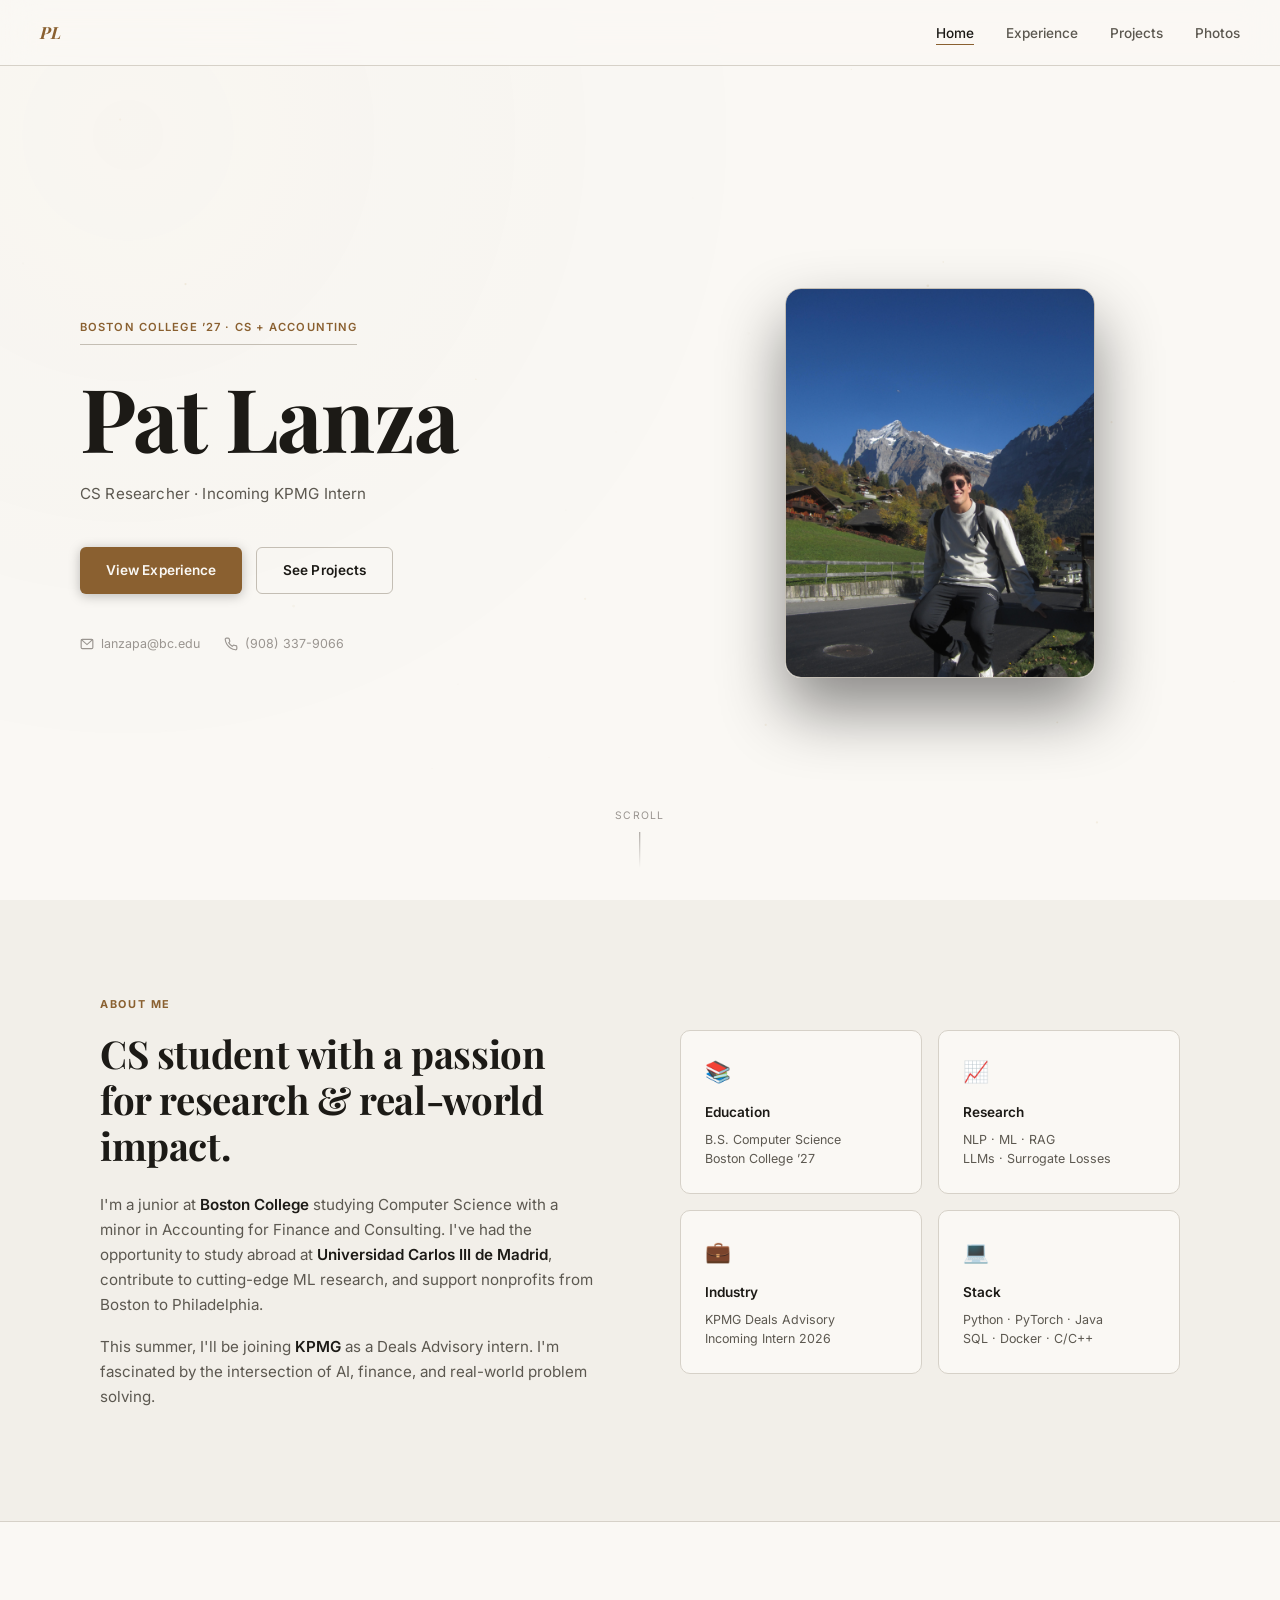
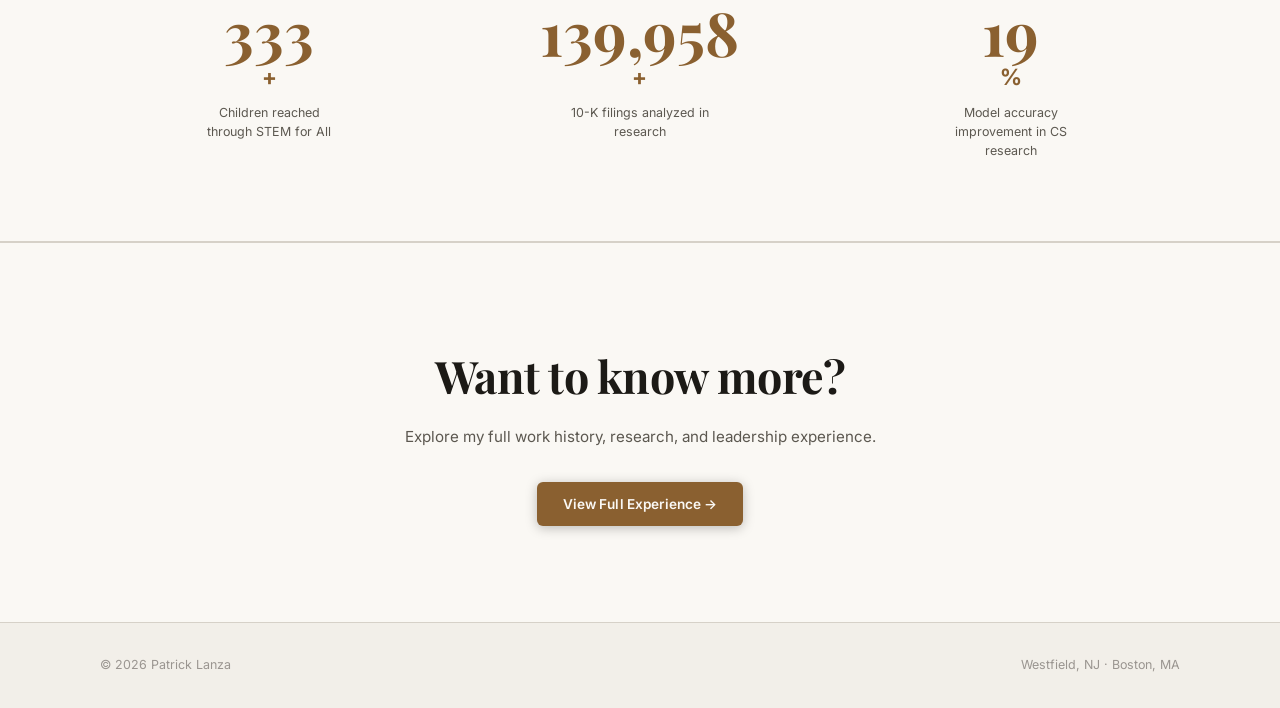
<file: index.html>
<!DOCTYPE html>
<html lang="en">
<head>
  <meta charset="UTF-8" />
  <meta name="viewport" content="width=device-width, initial-scale=1.0" />
  <title>Pat Lanza</title>
  <link rel="stylesheet" href="style.css" />
  <link rel="preconnect" href="https://fonts.googleapis.com" />
  <link rel="preconnect" href="https://fonts.gstatic.com" crossorigin />
  <link href="https://fonts.googleapis.com/css2?family=Inter:wght@300;400;500;600;700&family=Playfair+Display:ital,wght@0,700;1,700&display=swap" rel="stylesheet" />
</head>
<body class="home-page">

  <!-- Nav -->
  <nav class="nav">
    <a href="index.html" class="nav-logo">PL</a>
    <ul class="nav-links">
      <li><a href="index.html" class="active">Home</a></li>
      <li><a href="experience.html">Experience</a></li>
      <li><a href="projects.html">Projects</a></li>
      <li><a href="photos.html">Photos</a></li>
    </ul>
    <button class="nav-menu-btn" aria-label="Toggle menu">
      <span></span><span></span><span></span>
    </button>
  </nav>

  <!-- Hero -->
<section class="hero">
    <canvas id="hero-canvas"></canvas>
    <div class="hero-content">
      <div class="hero-text">
        <div class="hero-tag">Boston College &rsquo;27 &middot; CS + Accounting</div>
        <h1 class="hero-name">
          Pat Lanza
        </h1>
        <p class="hero-subtitle">
          CS Researcher &middot; Incoming KPMG Intern
        </p>
        <div class="hero-btns">
          <a href="experience.html" class="btn btn-primary">View Experience</a>
          <a href="projects.html" class="btn btn-ghost">See Projects</a>
        </div>
        <div class="hero-links">
          <a href="mailto:lanzapa@bc.edu" class="icon-link" aria-label="Email">
            <svg viewBox="0 0 24 24" fill="none" stroke="currentColor" stroke-width="2"><rect x="2" y="4" width="20" height="16" rx="2"/><polyline points="2,4 12,13 22,4"/></svg>
            lanzapa@bc.edu
          </a>
          <a href="tel:+19083379066" class="icon-link" aria-label="Phone">
            <svg viewBox="0 0 24 24" fill="none" stroke="currentColor" stroke-width="2"><path d="M22 16.92v3a2 2 0 0 1-2.18 2 19.79 19.79 0 0 1-8.63-3.07 19.5 19.5 0 0 1-6-6 19.79 19.79 0 0 1-3.07-8.67A2 2 0 0 1 4.11 2h3a2 2 0 0 1 2 1.72 12.84 12.84 0 0 0 .7 2.81 2 2 0 0 1-.45 2.11L8.09 9.91a16 16 0 0 0 6 6l1.27-1.27a2 2 0 0 1 2.11-.45 12.84 12.84 0 0 0 2.81.7A2 2 0 0 1 22 16.92z"/></svg>
            (908) 337-9066
          </a>
        </div>
      </div>
      <div class="hero-photo-wrap">
        <div class="photo-ring photo-ring-1"></div>
        <div class="photo-ring photo-ring-2"></div>
        <div class="hero-photo">
          <img src="assets/profile.jpg" alt="Pat Lanza" id="profile-img" />
        </div>
      </div>
    </div>
    <div class="hero-scroll-hint">
      <span>Scroll</span>
      <div class="scroll-line"></div>
    </div>
  </section>

  <!-- About -->
  <section class="about section-pad">
    <div class="container">
      <div class="section-label">About Me</div>
      <div class="about-grid">
        <div class="about-bio">
          <h2 class="section-title">CS student with a passion for research & real-world impact.</h2>
          <p>I'm a junior at <strong>Boston College</strong> studying Computer Science with a minor in Accounting for Finance and Consulting. I've had the opportunity to study abroad at <strong>Universidad Carlos III de Madrid</strong>, contribute to cutting-edge ML research, and support nonprofits from Boston to Philadelphia.</p>
          <p>This summer, I'll be joining <strong>KPMG</strong> as a Deals Advisory intern. I'm fascinated by the intersection of AI, finance, and real-world problem solving.</p>
        </div>
        <div class="about-cards">
          <div class="about-card reveal">
            <div class="card-icon">&#128218;</div>
            <h3>Education</h3>
            <p>B.S. Computer Science<br/>Boston College &rsquo;27</p>
          </div>
          <div class="about-card reveal">
            <div class="card-icon">&#128200;</div>
            <h3>Research</h3>
            <p>NLP &middot; ML &middot; RAG<br/>LLMs &middot; Surrogate Losses</p>
          </div>
          <div class="about-card reveal">
            <div class="card-icon">&#128188;</div>
            <h3>Industry</h3>
            <p>KPMG Deals Advisory<br/>Incoming Intern 2026</p>
          </div>
          <div class="about-card reveal">
            <div class="card-icon">&#128187;</div>
            <h3>Stack</h3>
            <p>Python &middot; PyTorch &middot; Java<br/>SQL &middot; Docker &middot; C/C++</p>
          </div>
        </div>
      </div>
    </div>
  </section>

  <!-- Quick Stats -->
  <section class="stats-section">
    <div class="container">
      <div class="stats-grid">
        <div class="stat reveal">
          <div class="stat-num" data-target="500">0</div>
          <div class="stat-suffix">+</div>
          <div class="stat-label">Children reached through STEM for All</div>
        </div>
        <div class="stat reveal">
          <div class="stat-num" data-target="210000">0</div>
          <div class="stat-suffix">+</div>
          <div class="stat-label">10-K filings analyzed in research</div>
        </div>
        <div class="stat reveal">
          <div class="stat-num" data-target="28">0</div>
          <div class="stat-suffix">%</div>
          <div class="stat-label">Model accuracy improvement in CS research</div>
        </div>
      </div>
    </div>
  </section>

<style>
  .stats-grid {
    display: grid;
    grid-template-columns: repeat(3, 1fr);
    gap: 2rem;
    justify-items: center;
    max-width: 100%;
  }

  .stat {
    text-align: center;
  }
</style>



  <!-- CTA -->
  <section class="cta-section section-pad">
    <div class="container cta-inner">
      <h2 class="cta-title">Want to know more?</h2>
      <p class="cta-sub">Explore my full work history, research, and leadership experience.</p>
      <a href="experience.html" class="btn btn-primary">View Full Experience &rarr;</a>
    </div>
  </section>

  <!-- Footer -->
  <footer class="footer">
    <div class="container footer-inner">
      <span>&copy; 2026 Patrick Lanza</span>
      <span>Westfield, NJ &middot; Boston, MA</span>
    </div>
  </footer>

  <script src="script.js"></script>
</body>
</html>
</file>
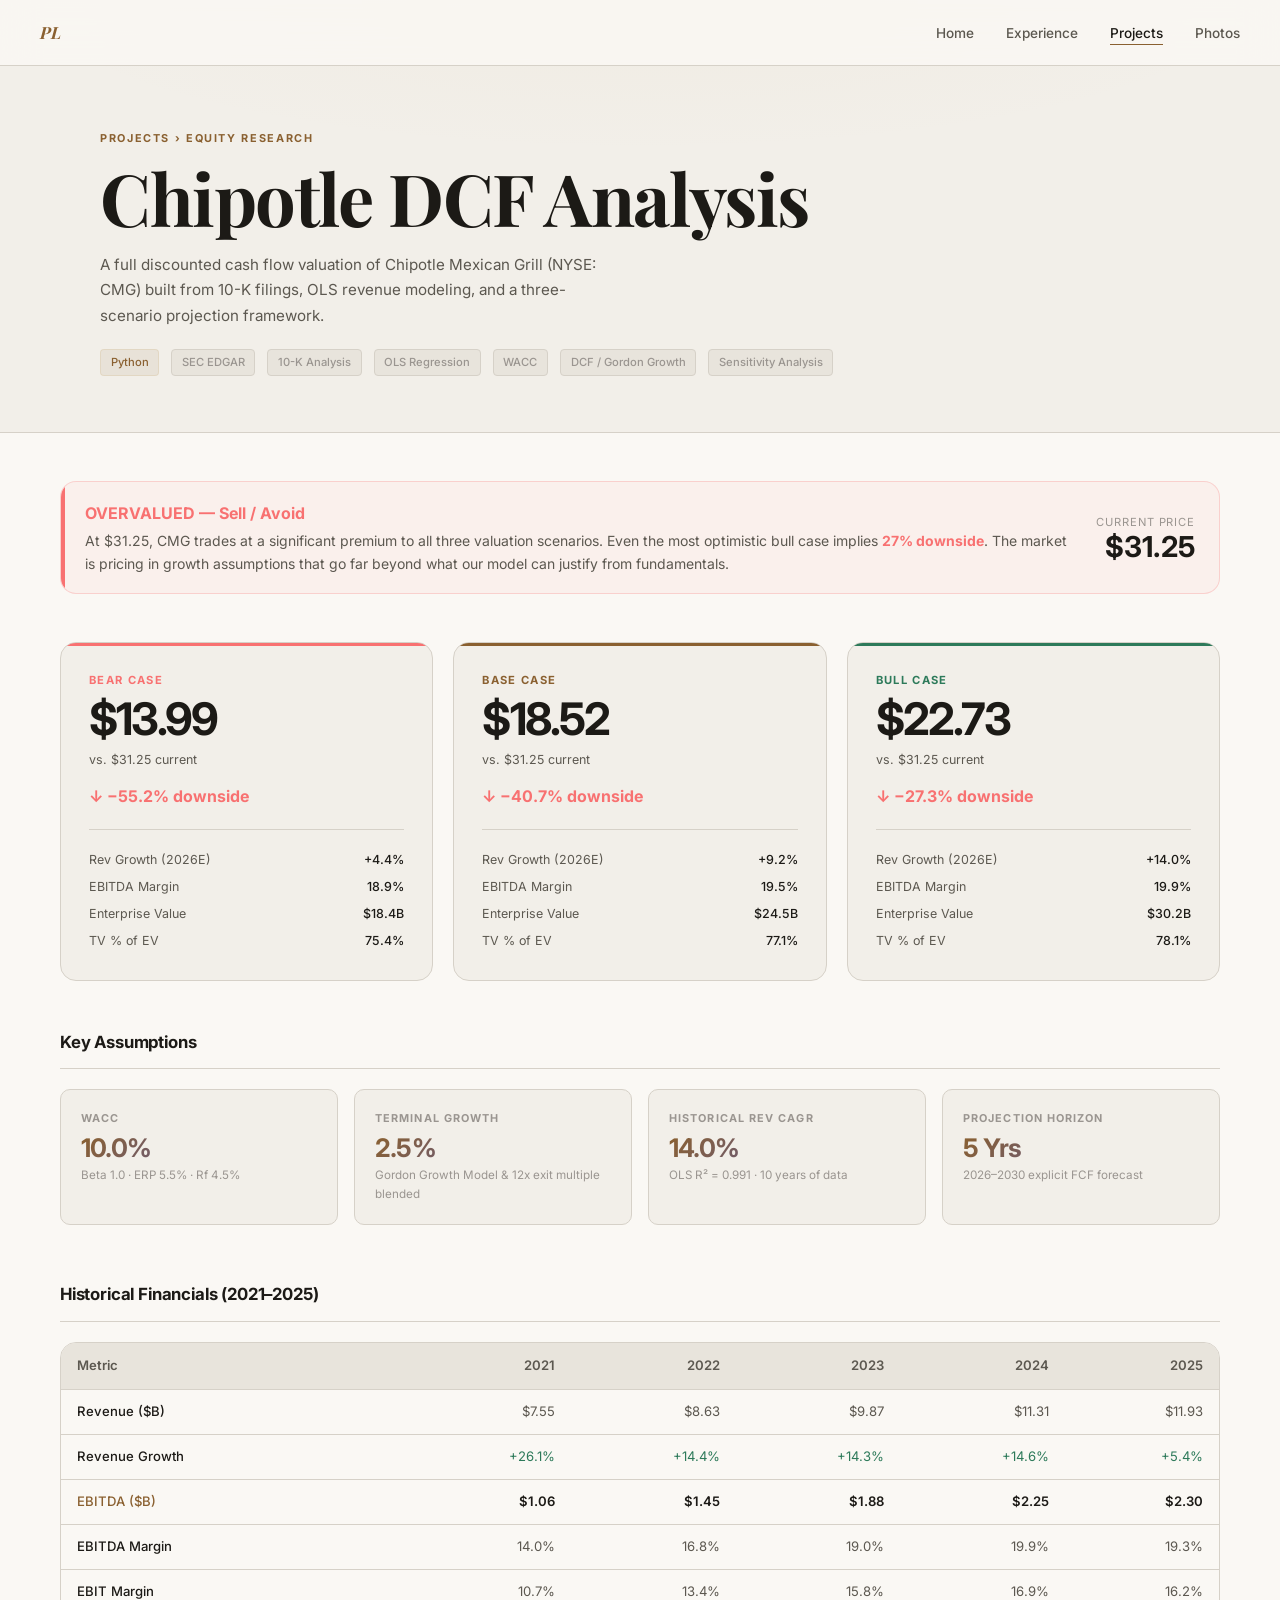
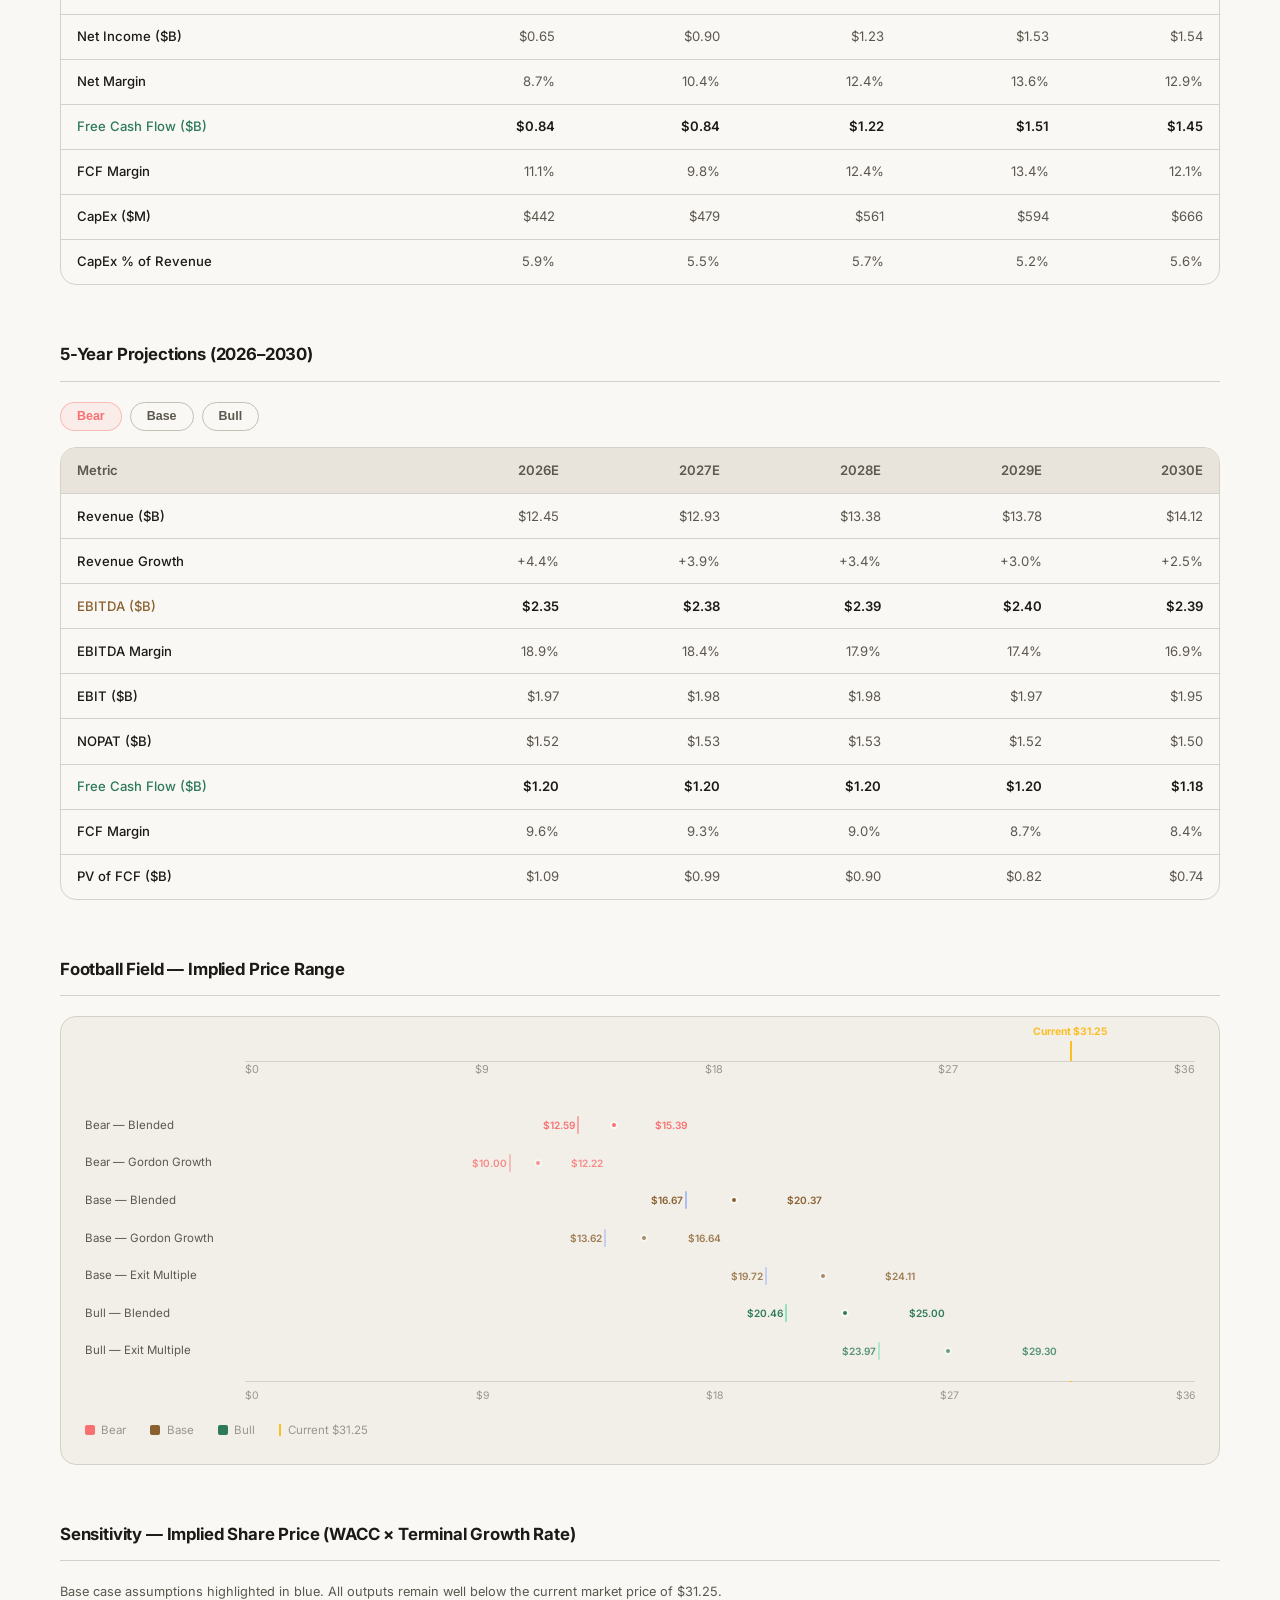
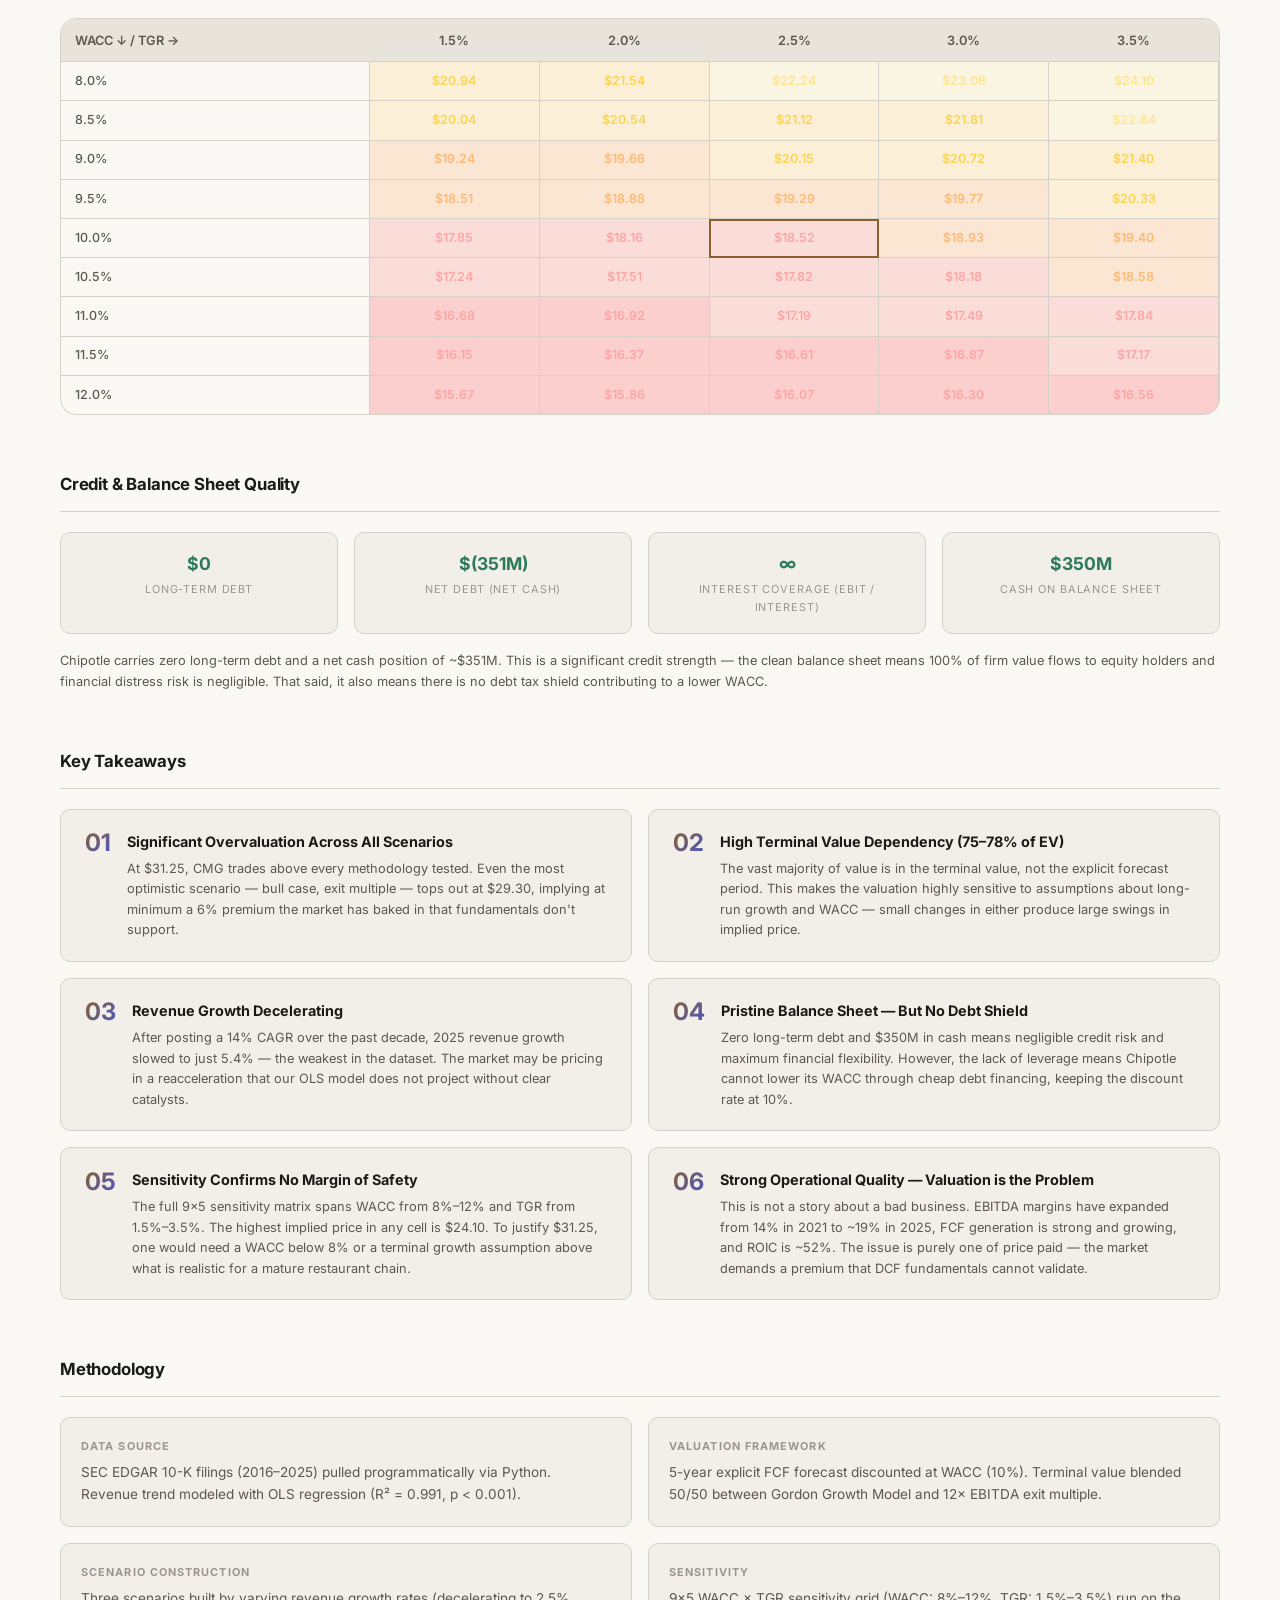
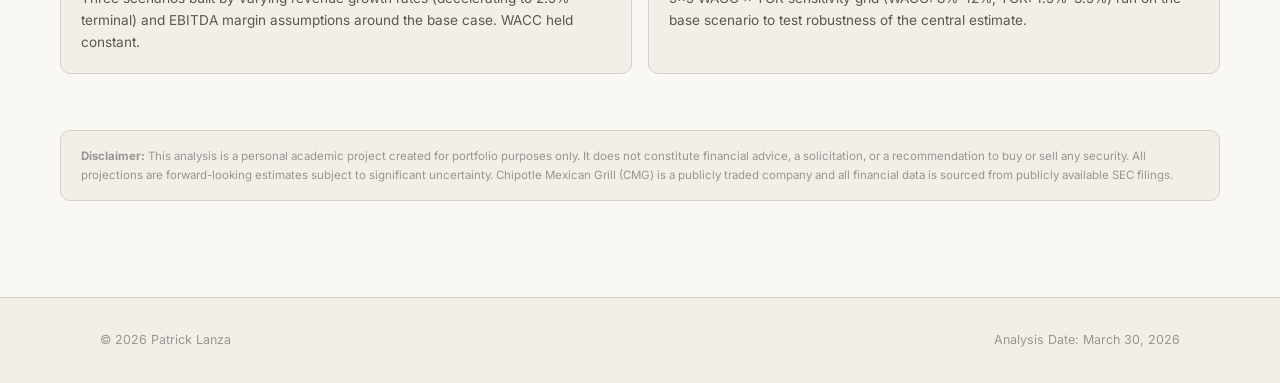
<file: chipotle-dcf.html>
<!DOCTYPE html>
<html lang="en">
<head>
  <meta charset="UTF-8" />
  <meta name="viewport" content="width=device-width, initial-scale=1.0" />
  <title>Chipotle DCF &mdash; Pat Lanza</title>
  <link rel="stylesheet" href="style.css" />
  <link rel="preconnect" href="https://fonts.googleapis.com" />
  <link rel="preconnect" href="https://fonts.gstatic.com" crossorigin />
  <link href="https://fonts.googleapis.com/css2?family=Inter:wght@300;400;500;600;700&family=Playfair+Display:ital,wght@0,700;1,700&display=swap" rel="stylesheet" />
  <style>
    /* ── DCF-specific styles ── */
    .dcf-main { padding: 3rem 0 6rem; }

    /* Verdict banner */
    .verdict-banner {
      display: flex; align-items: center; gap: 1.25rem;
      padding: 1.1rem 1.5rem;
      background: rgba(248,113,113,0.06);
      border: 1px solid rgba(248,113,113,0.25);
      border-radius: var(--radius-lg);
      margin-bottom: 3rem;
      position: relative; overflow: hidden;
    }
    .verdict-banner::before {
      content: '';
      position: absolute; left: 0; top: 0; bottom: 0; width: 4px;
      background: #f87171; border-radius: 4px 0 0 4px;
    }
    .verdict-icon { font-size: 1.5rem; }
    .verdict-text { flex: 1; }
    .verdict-text strong { color: #f87171; }
    .verdict-text p { font-size: 0.875rem; color: var(--text2); margin-top: 0.2rem; }
    .verdict-price-group { display: flex; flex-direction: column; align-items: flex-end; gap: 0.15rem; }
    .verdict-current { font-size: 0.7rem; color: var(--text3); text-transform: uppercase; letter-spacing: 0.08em; }
    .verdict-price-val { font-size: 1.8rem; font-weight: 700; color: var(--text); line-height: 1; }

    /* Scenario cards */
    .scenario-grid {
      display: grid; grid-template-columns: repeat(3,1fr); gap: 1.25rem;
      margin-bottom: 3rem;
    }
    .scenario-card {
      background: var(--surface);
      border: 1px solid var(--border);
      border-radius: var(--radius-lg);
      padding: 1.75rem;
      display: flex; flex-direction: column; gap: 0.5rem;
      position: relative; overflow: hidden;
      transition: border-color var(--transition), transform var(--transition), box-shadow var(--transition);
    }
    .scenario-card:hover {
      transform: translateY(-4px);
      box-shadow: 0 12px 40px rgba(0,0,0,0.35);
    }
    .scenario-card::before {
      content: ''; position: absolute; top: 0; left: 0; right: 0; height: 3px;
    }
    .card-bear::before { background: #f87171; }
    .card-base::before { background: var(--accent); }
    .card-bull::before { background: var(--work); }
    .card-bear:hover { border-color: rgba(248,113,113,0.3); }
    .card-base:hover { border-color: rgba(108,143,255,0.3); }
    .card-bull:hover { border-color: rgba(52,211,153,0.3); }

    .scenario-label {
      font-size: 0.7rem; font-weight: 700; letter-spacing: 0.12em; text-transform: uppercase;
    }
    .label-bear { color: #f87171; }
    .label-base { color: var(--accent); }
    .label-bull { color: var(--work); }

    .scenario-price {
      font-size: 2.8rem; font-weight: 700; letter-spacing: -0.04em; line-height: 1;
    }
    .scenario-vs { font-size: 0.78rem; color: var(--text2); }
    .scenario-updown {
      font-size: 1rem; font-weight: 700; margin-top: 0.25rem;
    }
    .down { color: #f87171; }

    .scenario-divider { height: 1px; background: var(--border); margin: 0.75rem 0; }
    .scenario-stats { display: flex; flex-direction: column; gap: 0.4rem; }
    .scenario-stat-row {
      display: flex; justify-content: space-between;
      font-size: 0.78rem;
    }
    .scenario-stat-row span:first-child { color: var(--text2); }
    .scenario-stat-row span:last-child { color: var(--text); font-weight: 500; }

    /* Section wrapper */
    .dcf-section { margin-bottom: 3.5rem; }
    .dcf-section-title {
      font-size: 1.05rem; font-weight: 700; letter-spacing: -0.01em;
      margin-bottom: 1.25rem; padding-bottom: 0.75rem;
      border-bottom: 1px solid var(--border);
      display: flex; align-items: center; gap: 0.6rem;
    }
    .dcf-section-title .sec-icon { font-size: 1rem; }

    /* Assumptions grid */
    .assumptions-grid {
      display: grid; grid-template-columns: repeat(4,1fr); gap: 1rem;
    }
    .assumption-card {
      background: var(--surface);
      border: 1px solid var(--border);
      border-radius: var(--radius);
      padding: 1.25rem;
    }
    .assumption-label {
      font-size: 0.68rem; font-weight: 700; letter-spacing: 0.1em;
      text-transform: uppercase; color: var(--text3); margin-bottom: 0.4rem;
    }
    .assumption-value {
      font-size: 1.6rem; font-weight: 700; letter-spacing: -0.03em; line-height: 1;
      background: linear-gradient(135deg, var(--accent), var(--research));
      -webkit-background-clip: text; -webkit-text-fill-color: transparent;
      background-clip: text;
    }
    .assumption-sub { font-size: 0.73rem; color: var(--text3); margin-top: 0.35rem; }

    /* Financials table */
    .fin-table-wrap { overflow-x: auto; border-radius: var(--radius-lg); border: 1px solid var(--border); }
    table.fin-table {
      width: 100%; border-collapse: collapse;
      font-size: 0.82rem;
    }
    .fin-table thead th {
      background: var(--surface2); padding: 0.75rem 1rem;
      text-align: right; font-weight: 600; color: var(--text2);
      border-bottom: 1px solid var(--border);
      white-space: nowrap;
    }
    .fin-table thead th:first-child { text-align: left; }
    .fin-table tbody tr { border-bottom: 1px solid var(--border); transition: background var(--transition); }
    .fin-table tbody tr:last-child { border-bottom: none; }
    .fin-table tbody tr:hover { background: var(--surface2); }
    .fin-table td {
      padding: 0.7rem 1rem; text-align: right;
      color: var(--text2);
    }
    .fin-table td:first-child { text-align: left; color: var(--text); font-weight: 500; }
    .fin-table .row-accent td:first-child { color: var(--accent); }
    .fin-table .row-green td:first-child { color: var(--work); }
    .fin-table .positive { color: var(--work); }
    .fin-table .highlighted { color: var(--text); font-weight: 600; }

    /* Projections table */
    .proj-tabs { display: flex; gap: 0.5rem; margin-bottom: 1rem; }
    .proj-tab {
      padding: 0.4rem 1rem; border-radius: 100px; font-size: 0.78rem; font-weight: 600;
      border: 1px solid var(--border2); background: transparent; color: var(--text2);
      cursor: pointer; transition: all var(--transition);
    }
    .proj-tab.active-bear { border-color: rgba(248,113,113,0.4); background: rgba(248,113,113,0.08); color: #f87171; }
    .proj-tab.active-base { border-color: rgba(108,143,255,0.4); background: rgba(108,143,255,0.08); color: var(--accent); }
    .proj-tab.active-bull { border-color: rgba(52,211,153,0.4); background: rgba(52,211,153,0.08); color: var(--work); }
    .proj-tab:not(.active-bear):not(.active-base):not(.active-bull):hover { border-color: var(--accent); color: var(--accent); }

    .proj-scenario { display: none; }
    .proj-scenario.active { display: block; }

    /* Football field */
    .football-wrap {
      background: var(--surface); border: 1px solid var(--border);
      border-radius: var(--radius-lg); padding: 1.5rem;
    }
    .ff-scale {
      position: relative; height: 24px; margin-bottom: 0.5rem; margin-left: 160px;
    }
    .ff-scale-labels {
      display: flex; justify-content: space-between;
      font-size: 0.68rem; color: var(--text3);
    }
    .ff-current-line {
      position: absolute; top: 0; bottom: 0; width: 2px;
      background: #fbbf24; z-index: 3;
    }
    .ff-current-label {
      position: absolute; top: -18px;
      font-size: 0.65rem; color: #fbbf24; font-weight: 700;
      transform: translateX(-50%); white-space: nowrap;
    }

    .ff-rows { display: flex; flex-direction: column; gap: 0.6rem; }
    .ff-row { display: flex; align-items: center; gap: 0; }
    .ff-row-label {
      width: 160px; flex-shrink: 0;
      font-size: 0.72rem; color: var(--text2); padding-right: 0.75rem;
      line-height: 1.3;
    }
    .ff-bar-area {
      position: relative; flex: 1; height: 28px;
    }
    .ff-bar {
      position: absolute; top: 50%; transform: translateY(-50%);
      height: 18px; border-radius: 4px; opacity: 0.8;
    }
    .ff-mid-dot {
      position: absolute; top: 50%; transform: translate(-50%,-50%);
      width: 8px; height: 8px; border-radius: 50%;
      border: 2px solid var(--bg); z-index: 2;
    }
    .ff-price-label {
      position: absolute; top: 50%; transform: translateY(-50%);
      font-size: 0.63rem; font-weight: 600; white-space: nowrap;
    }

    /* Sensitivity table */
    .sens-table-wrap { overflow-x: auto; border-radius: var(--radius-lg); border: 1px solid var(--border); }
    table.sens-table {
      width: 100%; border-collapse: collapse; font-size: 0.8rem;
    }
    .sens-table th {
      background: var(--surface2); padding: 0.65rem 0.85rem;
      font-weight: 600; color: var(--text2); border-bottom: 1px solid var(--border);
      text-align: center; white-space: nowrap;
    }
    .sens-table th:first-child { text-align: left; }
    .sens-table td {
      padding: 0.55rem 0.85rem; text-align: center;
      border-bottom: 1px solid var(--border); border-right: 1px solid var(--border);
      font-weight: 600; font-size: 0.78rem;
      transition: filter var(--transition);
    }
    .sens-table td:first-child { text-align: left; color: var(--text2); font-weight: 500; }
    .sens-table tr:last-child td { border-bottom: none; }
    /* Heat: all below $31.25 — shade from deep red (far below) to amber (closest) */
    .heat-1 { background: rgba(248,113,113,0.30); color: #fca5a5; }
    .heat-2 { background: rgba(248,113,113,0.20); color: #fca5a5; }
    .heat-3 { background: rgba(251,146,60,0.18); color: #fdba74; }
    .heat-4 { background: rgba(251,191,36,0.14); color: #fcd34d; }
    .heat-5 { background: rgba(251,191,36,0.08); color: #fde68a; }
    .sens-highlight { outline: 2px solid var(--accent); outline-offset: -2px; }

    /* Takeaways */
    .takeaways-grid { display: grid; grid-template-columns: 1fr 1fr; gap: 1rem; }
    .takeaway-card {
      background: var(--surface);
      border: 1px solid var(--border);
      border-radius: var(--radius);
      padding: 1.25rem 1.5rem;
      display: flex; gap: 1rem; align-items: flex-start;
      transition: border-color var(--transition), transform var(--transition);
    }
    .takeaway-card:hover { border-color: var(--border2); transform: translateY(-2px); }
    .takeaway-num {
      font-size: 1.5rem; font-weight: 700; line-height: 1;
      background: linear-gradient(135deg, var(--accent), var(--research));
      -webkit-background-clip: text; -webkit-text-fill-color: transparent;
      background-clip: text; flex-shrink: 0; padding-top: 0.1rem;
    }
    .takeaway-body h4 { font-size: 0.9rem; font-weight: 700; margin-bottom: 0.35rem; }
    .takeaway-body p { font-size: 0.8rem; color: var(--text2); line-height: 1.6; }

    /* Credit strip */
    .credit-strip {
      display: grid; grid-template-columns: repeat(4,1fr); gap: 1rem;
    }
    .credit-item {
      background: var(--surface); border: 1px solid var(--border);
      border-radius: var(--radius); padding: 1rem;
      text-align: center;
    }
    .credit-val { font-size: 1.1rem; font-weight: 700; color: var(--work); }
    .credit-label { font-size: 0.68rem; color: var(--text3); text-transform: uppercase; letter-spacing: 0.08em; margin-top: 0.2rem; }

    /* Disclaimer */
    .disclaimer {
      margin-top: 3rem; padding: 1rem 1.25rem;
      background: var(--surface); border: 1px solid var(--border);
      border-radius: var(--radius); font-size: 0.72rem; color: var(--text3); line-height: 1.6;
    }

    @media (max-width: 900px) {
      .scenario-grid { grid-template-columns: 1fr; }
      .assumptions-grid { grid-template-columns: 1fr 1fr; }
      .takeaways-grid { grid-template-columns: 1fr; }
      .credit-strip { grid-template-columns: 1fr 1fr; }
    }
    @media (max-width: 600px) {
      .assumptions-grid { grid-template-columns: 1fr 1fr; }
      .ff-row-label { width: 110px; font-size: 0.65rem; }
    }
  </style>
</head>
<body class="inner-page">

  <!-- Nav -->
  <nav class="nav">
    <a href="index.html" class="nav-logo">PL</a>
    <ul class="nav-links">
      <li><a href="index.html">Home</a></li>
      <li><a href="experience.html">Experience</a></li>
      <li><a href="projects.html" class="active">Projects</a></li>
      <li><a href="photos.html">Photos</a></li>
    </ul>
    <button class="nav-menu-btn" aria-label="Toggle menu">
      <span></span><span></span><span></span>
    </button>
  </nav>

  <!-- Page Hero -->
  <header class="page-hero">
    <div class="container">
      <div class="section-label">Projects &rsaquo; Equity Research</div>
      <h1 class="page-hero-title">Chipotle DCF Analysis</h1>
      <p class="page-hero-sub">A full discounted cash flow valuation of Chipotle Mexican Grill (NYSE: CMG) built from 10-K filings, OLS revenue modeling, and a three-scenario projection framework.</p>
      <div style="display:flex; gap:0.75rem; margin-top:1.25rem; flex-wrap:wrap;">
        <span class="tag tag-accent">Python</span>
        <span class="tag">SEC EDGAR</span>
        <span class="tag">10-K Analysis</span>
        <span class="tag">OLS Regression</span>
        <span class="tag">WACC</span>
        <span class="tag">DCF / Gordon Growth</span>
        <span class="tag">Sensitivity Analysis</span>
      </div>
    </div>
  </header>

  <main class="container dcf-main">

    <!-- Verdict -->
    <div class="verdict-banner reveal">
      <div class="verdict-text">
        <strong>OVERVALUED &mdash; Sell / Avoid</strong>
        <p>At $31.25, CMG trades at a significant premium to all three valuation scenarios. Even the most optimistic bull case implies <strong>27% downside</strong>. The market is pricing in growth assumptions that go far beyond what our model can justify from fundamentals.</p>
      </div>
      <div class="verdict-price-group">
        <span class="verdict-current">Current Price</span>
        <span class="verdict-price-val">$31.25</span>
      </div>
    </div>

    <!-- Scenario Cards -->
    <div class="scenario-grid">
      <!-- Bear -->
      <div class="scenario-card card-bear reveal">
        <div class="scenario-label label-bear">Bear Case</div>
        <div class="scenario-price">$13.99</div>
        <div class="scenario-vs">vs. $31.25 current</div>
        <div class="scenario-updown down">&darr; &minus;55.2% downside</div>
        <div class="scenario-divider"></div>
        <div class="scenario-stats">
          <div class="scenario-stat-row"><span>Rev Growth (2026E)</span><span>+4.4%</span></div>
          <div class="scenario-stat-row"><span>EBITDA Margin</span><span>18.9%</span></div>
          <div class="scenario-stat-row"><span>Enterprise Value</span><span>$18.4B</span></div>
          <div class="scenario-stat-row"><span>TV % of EV</span><span>75.4%</span></div>
        </div>
      </div>
      <!-- Base -->
      <div class="scenario-card card-base reveal">
        <div class="scenario-label label-base">Base Case</div>
        <div class="scenario-price">$18.52</div>
        <div class="scenario-vs">vs. $31.25 current</div>
        <div class="scenario-updown down">&darr; &minus;40.7% downside</div>
        <div class="scenario-divider"></div>
        <div class="scenario-stats">
          <div class="scenario-stat-row"><span>Rev Growth (2026E)</span><span>+9.2%</span></div>
          <div class="scenario-stat-row"><span>EBITDA Margin</span><span>19.5%</span></div>
          <div class="scenario-stat-row"><span>Enterprise Value</span><span>$24.5B</span></div>
          <div class="scenario-stat-row"><span>TV % of EV</span><span>77.1%</span></div>
        </div>
      </div>
      <!-- Bull -->
      <div class="scenario-card card-bull reveal">
        <div class="scenario-label label-bull">Bull Case</div>
        <div class="scenario-price">$22.73</div>
        <div class="scenario-vs">vs. $31.25 current</div>
        <div class="scenario-updown down">&darr; &minus;27.3% downside</div>
        <div class="scenario-divider"></div>
        <div class="scenario-stats">
          <div class="scenario-stat-row"><span>Rev Growth (2026E)</span><span>+14.0%</span></div>
          <div class="scenario-stat-row"><span>EBITDA Margin</span><span>19.9%</span></div>
          <div class="scenario-stat-row"><span>Enterprise Value</span><span>$30.2B</span></div>
          <div class="scenario-stat-row"><span>TV % of EV</span><span>78.1%</span></div>
        </div>
      </div>
    </div>

    <!-- Key Assumptions -->
    <div class="dcf-section reveal">
      <div class="dcf-section-title"></span> Key Assumptions</div>
      <div class="assumptions-grid">
        <div class="assumption-card">
          <div class="assumption-label">WACC</div>
          <div class="assumption-value">10.0%</div>
          <div class="assumption-sub">Beta 1.0 &middot; ERP 5.5% &middot; Rf 4.5%</div>
        </div>
        <div class="assumption-card">
          <div class="assumption-label">Terminal Growth</div>
          <div class="assumption-value">2.5%</div>
          <div class="assumption-sub">Gordon Growth Model &amp; 12x exit multiple blended</div>
        </div>
        <div class="assumption-card">
          <div class="assumption-label">Historical Rev CAGR</div>
          <div class="assumption-value">14.0%</div>
          <div class="assumption-sub">OLS R&sup2; = 0.991 &middot; 10 years of data</div>
        </div>
        <div class="assumption-card">
          <div class="assumption-label">Projection Horizon</div>
          <div class="assumption-value">5 Yrs</div>
          <div class="assumption-sub">2026&ndash;2030 explicit FCF forecast</div>
        </div>
      </div>
    </div>

    <!-- Historical Financials -->
    <div class="dcf-section reveal">
      <div class="dcf-section-title"></span> Historical Financials (2021&ndash;2025)</div>
      <div class="fin-table-wrap">
        <table class="fin-table">
          <thead>
            <tr>
              <th>Metric</th>
              <th>2021</th>
              <th>2022</th>
              <th>2023</th>
              <th>2024</th>
              <th>2025</th>
            </tr>
          </thead>
          <tbody>
            <tr>
              <td>Revenue ($B)</td>
              <td>$7.55</td><td>$8.63</td><td>$9.87</td><td>$11.31</td><td>$11.93</td>
            </tr>
            <tr>
              <td>Revenue Growth</td>
              <td class="positive">+26.1%</td><td class="positive">+14.4%</td><td class="positive">+14.3%</td><td class="positive">+14.6%</td><td class="positive">+5.4%</td>
            </tr>
            <tr class="row-accent">
              <td>EBITDA ($B)</td>
              <td class="highlighted">$1.06</td><td class="highlighted">$1.45</td><td class="highlighted">$1.88</td><td class="highlighted">$2.25</td><td class="highlighted">$2.30</td>
            </tr>
            <tr>
              <td>EBITDA Margin</td>
              <td>14.0%</td><td>16.8%</td><td>19.0%</td><td>19.9%</td><td>19.3%</td>
            </tr>
            <tr>
              <td>EBIT Margin</td>
              <td>10.7%</td><td>13.4%</td><td>15.8%</td><td>16.9%</td><td>16.2%</td>
            </tr>
            <tr>
              <td>Net Income ($B)</td>
              <td>$0.65</td><td>$0.90</td><td>$1.23</td><td>$1.53</td><td>$1.54</td>
            </tr>
            <tr>
              <td>Net Margin</td>
              <td>8.7%</td><td>10.4%</td><td>12.4%</td><td>13.6%</td><td>12.9%</td>
            </tr>
            <tr class="row-green">
              <td>Free Cash Flow ($B)</td>
              <td class="highlighted">$0.84</td><td class="highlighted">$0.84</td><td class="highlighted">$1.22</td><td class="highlighted">$1.51</td><td class="highlighted">$1.45</td>
            </tr>
            <tr>
              <td>FCF Margin</td>
              <td>11.1%</td><td>9.8%</td><td>12.4%</td><td>13.4%</td><td>12.1%</td>
            </tr>
            <tr>
              <td>CapEx ($M)</td>
              <td>$442</td><td>$479</td><td>$561</td><td>$594</td><td>$666</td>
            </tr>
            <tr>
              <td>CapEx % of Revenue</td>
              <td>5.9%</td><td>5.5%</td><td>5.7%</td><td>5.2%</td><td>5.6%</td>
            </tr>
          </tbody>
        </table>
      </div>
    </div>

    <!-- Projections -->
    <div class="dcf-section reveal">
      <div class="dcf-section-title"></span> 5-Year Projections (2026&ndash;2030)</div>
      <div class="proj-tabs">
        <button class="proj-tab active-bear" onclick="switchScenario('bear', this)">Bear</button>
        <button class="proj-tab" onclick="switchScenario('base', this)">Base</button>
        <button class="proj-tab" onclick="switchScenario('bull', this)">Bull</button>
      </div>

      <!-- Bear projections -->
      <div class="proj-scenario active" id="proj-bear">
        <div class="fin-table-wrap">
          <table class="fin-table">
            <thead>
              <tr><th>Metric</th><th>2026E</th><th>2027E</th><th>2028E</th><th>2029E</th><th>2030E</th></tr>
            </thead>
            <tbody>
              <tr><td>Revenue ($B)</td><td>$12.45</td><td>$12.93</td><td>$13.38</td><td>$13.78</td><td>$14.12</td></tr>
              <tr><td>Revenue Growth</td><td>+4.4%</td><td>+3.9%</td><td>+3.4%</td><td>+3.0%</td><td>+2.5%</td></tr>
              <tr class="row-accent"><td>EBITDA ($B)</td><td class="highlighted">$2.35</td><td class="highlighted">$2.38</td><td class="highlighted">$2.39</td><td class="highlighted">$2.40</td><td class="highlighted">$2.39</td></tr>
              <tr><td>EBITDA Margin</td><td>18.9%</td><td>18.4%</td><td>17.9%</td><td>17.4%</td><td>16.9%</td></tr>
              <tr><td>EBIT ($B)</td><td>$1.97</td><td>$1.98</td><td>$1.98</td><td>$1.97</td><td>$1.95</td></tr>
              <tr><td>NOPAT ($B)</td><td>$1.52</td><td>$1.53</td><td>$1.53</td><td>$1.52</td><td>$1.50</td></tr>
              <tr class="row-green"><td>Free Cash Flow ($B)</td><td class="highlighted">$1.20</td><td class="highlighted">$1.20</td><td class="highlighted">$1.20</td><td class="highlighted">$1.20</td><td class="highlighted">$1.18</td></tr>
              <tr><td>FCF Margin</td><td>9.6%</td><td>9.3%</td><td>9.0%</td><td>8.7%</td><td>8.4%</td></tr>
              <tr><td>PV of FCF ($B)</td><td>$1.09</td><td>$0.99</td><td>$0.90</td><td>$0.82</td><td>$0.74</td></tr>
            </tbody>
          </table>
        </div>
      </div>

      <!-- Base projections -->
      <div class="proj-scenario" id="proj-base">
        <div class="fin-table-wrap">
          <table class="fin-table">
            <thead>
              <tr><th>Metric</th><th>2026E</th><th>2027E</th><th>2028E</th><th>2029E</th><th>2030E</th></tr>
            </thead>
            <tbody>
              <tr><td>Revenue ($B)</td><td>$13.02</td><td>$14.00</td><td>$14.82</td><td>$15.43</td><td>$15.82</td></tr>
              <tr><td>Revenue Growth</td><td>+9.2%</td><td>+7.5%</td><td>+5.8%</td><td>+4.2%</td><td>+2.5%</td></tr>
              <tr class="row-accent"><td>EBITDA ($B)</td><td class="highlighted">$2.54</td><td class="highlighted">$2.74</td><td class="highlighted">$2.92</td><td class="highlighted">$3.05</td><td class="highlighted">$3.15</td></tr>
              <tr><td>EBITDA Margin</td><td>19.5%</td><td>19.6%</td><td>19.7%</td><td>19.8%</td><td>19.9%</td></tr>
              <tr><td>EBIT ($B)</td><td>$2.14</td><td>$2.31</td><td>$2.46</td><td>$2.58</td><td>$2.66</td></tr>
              <tr><td>NOPAT ($B)</td><td>$1.65</td><td>$1.78</td><td>$1.90</td><td>$1.99</td><td>$2.05</td></tr>
              <tr class="row-green"><td>Free Cash Flow ($B)</td><td class="highlighted">$1.28</td><td class="highlighted">$1.41</td><td class="highlighted">$1.52</td><td class="highlighted">$1.62</td><td class="highlighted">$1.69</td></tr>
              <tr><td>FCF Margin</td><td>9.8%</td><td>10.1%</td><td>10.3%</td><td>10.5%</td><td>10.7%</td></tr>
              <tr><td>PV of FCF ($B)</td><td>$1.17</td><td>$1.16</td><td>$1.14</td><td>$1.10</td><td>$1.05</td></tr>
            </tbody>
          </table>
        </div>
      </div>

      <!-- Bull projections -->
      <div class="proj-scenario" id="proj-bull">
        <div class="fin-table-wrap">
          <table class="fin-table">
            <thead>
              <tr><th>Metric</th><th>2026E</th><th>2027E</th><th>2028E</th><th>2029E</th><th>2030E</th></tr>
            </thead>
            <tbody>
              <tr><td>Revenue ($B)</td><td>$13.59</td><td>$15.10</td><td>$16.35</td><td>$17.22</td><td>$17.66</td></tr>
              <tr><td>Revenue Growth</td><td>+14.0%</td><td>+11.1%</td><td>+8.2%</td><td>+5.4%</td><td>+2.5%</td></tr>
              <tr class="row-accent"><td>EBITDA ($B)</td><td class="highlighted">$2.70</td><td class="highlighted">$3.08</td><td class="highlighted">$3.42</td><td class="highlighted">$3.68</td><td class="highlighted">$3.87</td></tr>
              <tr><td>EBITDA Margin</td><td>19.9%</td><td>20.4%</td><td>20.9%</td><td>21.4%</td><td>21.9%</td></tr>
              <tr><td>EBIT ($B)</td><td>$2.29</td><td>$2.62</td><td>$2.91</td><td>$3.16</td><td>$3.32</td></tr>
              <tr><td>NOPAT ($B)</td><td>$1.76</td><td>$2.01</td><td>$2.24</td><td>$2.43</td><td>$2.56</td></tr>
              <tr class="row-green"><td>Free Cash Flow ($B)</td><td class="highlighted">$1.35</td><td class="highlighted">$1.59</td><td class="highlighted">$1.81</td><td class="highlighted">$2.01</td><td class="highlighted">$2.16</td></tr>
              <tr><td>FCF Margin</td><td>9.9%</td><td>10.5%</td><td>11.1%</td><td>11.6%</td><td>12.2%</td></tr>
              <tr><td>PV of FCF ($B)</td><td>$1.23</td><td>$1.31</td><td>$1.36</td><td>$1.37</td><td>$1.34</td></tr>
            </tbody>
          </table>
        </div>
      </div>
    </div>

    <!-- Football Field -->
    <div class="dcf-section reveal">
      <div class="dcf-section-title"></span> Football Field &mdash; Implied Price Range</div>
      <div class="football-wrap">
        <!-- Scale header -->
        <div style="margin-left:160px; position:relative; margin-bottom:2rem;">
          <div style="position:relative; height:20px;">
            <div class="ff-current-line" style="left: calc(31.25 / 36 * 100%)">
              <span class="ff-current-label">Current $31.25</span>
            </div>
          </div>
          <div class="ff-scale-labels">
            <span>$0</span><span>$9</span><span>$18</span><span>$27</span><span>$36</span>
          </div>
          <div style="position:absolute; top:20px; left:0; right:0; height:1px; background:var(--border);"></div>
        </div>

        <div class="ff-rows">
          <!-- Bear Blended -->
          <div class="ff-row">
            <div class="ff-row-label">Bear — Blended</div>
            <div class="ff-bar-area">
              <div class="ff-bar" style="left:calc(12.59/36*100%); width:calc((15.39-12.59)/36*100%); background:rgba(248,113,113,0.35); border:1px solid rgba(248,113,113,0.5);"></div>
              <div class="ff-mid-dot" style="left:calc(13.99/36*100%); background:#f87171;"></div>
              <span class="ff-price-label" style="left:calc(12.59/36*100% - 2px); transform:translateX(-100%) translateY(-50%); color:#f87171;">$12.59</span>
              <span class="ff-price-label" style="left:calc(15.39/36*100% + 4px); transform:translateY(-50%); color:#f87171;">$15.39</span>
            </div>
          </div>
          <!-- Bear GGM -->
          <div class="ff-row">
            <div class="ff-row-label">Bear — Gordon Growth</div>
            <div class="ff-bar-area">
              <div class="ff-bar" style="left:calc(10.00/36*100%); width:calc((12.22-10.00)/36*100%); background:rgba(248,113,113,0.2); border:1px solid rgba(248,113,113,0.35);"></div>
              <div class="ff-mid-dot" style="left:calc(11.11/36*100%); background:#f87171; opacity:0.7;"></div>
              <span class="ff-price-label" style="left:calc(10.00/36*100% - 2px); transform:translateX(-100%) translateY(-50%); color:#f87171; opacity:0.8;">$10.00</span>
              <span class="ff-price-label" style="left:calc(12.22/36*100% + 4px); transform:translateY(-50%); color:#f87171; opacity:0.8;">$12.22</span>
            </div>
          </div>
          <!-- Base Blended -->
          <div class="ff-row">
            <div class="ff-row-label">Base — Blended</div>
            <div class="ff-bar-area">
              <div class="ff-bar" style="left:calc(16.67/36*100%); width:calc((20.37-16.67)/36*100%); background:rgba(108,143,255,0.25); border:1px solid rgba(108,143,255,0.5);"></div>
              <div class="ff-mid-dot" style="left:calc(18.52/36*100%); background:var(--accent);"></div>
              <span class="ff-price-label" style="left:calc(16.67/36*100% - 2px); transform:translateX(-100%) translateY(-50%); color:var(--accent);">$16.67</span>
              <span class="ff-price-label" style="left:calc(20.37/36*100% + 4px); transform:translateY(-50%); color:var(--accent);">$20.37</span>
            </div>
          </div>
          <!-- Base GGM -->
          <div class="ff-row">
            <div class="ff-row-label">Base — Gordon Growth</div>
            <div class="ff-bar-area">
              <div class="ff-bar" style="left:calc(13.62/36*100%); width:calc((16.64-13.62)/36*100%); background:rgba(108,143,255,0.15); border:1px solid rgba(108,143,255,0.3);"></div>
              <div class="ff-mid-dot" style="left:calc(15.13/36*100%); background:var(--accent); opacity:0.7;"></div>
              <span class="ff-price-label" style="left:calc(13.62/36*100% - 2px); transform:translateX(-100%) translateY(-50%); color:var(--accent); opacity:0.8;">$13.62</span>
              <span class="ff-price-label" style="left:calc(16.64/36*100% + 4px); transform:translateY(-50%); color:var(--accent); opacity:0.8;">$16.64</span>
            </div>
          </div>
          <!-- Base Exit -->
          <div class="ff-row">
            <div class="ff-row-label">Base — Exit Multiple</div>
            <div class="ff-bar-area">
              <div class="ff-bar" style="left:calc(19.72/36*100%); width:calc((24.11-19.72)/36*100%); background:rgba(108,143,255,0.15); border:1px solid rgba(108,143,255,0.3);"></div>
              <div class="ff-mid-dot" style="left:calc(21.91/36*100%); background:var(--accent); opacity:0.7;"></div>
              <span class="ff-price-label" style="left:calc(19.72/36*100% - 2px); transform:translateX(-100%) translateY(-50%); color:var(--accent); opacity:0.8;">$19.72</span>
              <span class="ff-price-label" style="left:calc(24.11/36*100% + 4px); transform:translateY(-50%); color:var(--accent); opacity:0.8;">$24.11</span>
            </div>
          </div>
          <!-- Bull Blended -->
          <div class="ff-row">
            <div class="ff-row-label">Bull — Blended</div>
            <div class="ff-bar-area">
              <div class="ff-bar" style="left:calc(20.46/36*100%); width:calc((25.00-20.46)/36*100%); background:rgba(52,211,153,0.25); border:1px solid rgba(52,211,153,0.5);"></div>
              <div class="ff-mid-dot" style="left:calc(22.73/36*100%); background:var(--work);"></div>
              <span class="ff-price-label" style="left:calc(20.46/36*100% - 2px); transform:translateX(-100%) translateY(-50%); color:var(--work);">$20.46</span>
              <span class="ff-price-label" style="left:calc(25.00/36*100% + 4px); transform:translateY(-50%); color:var(--work);">$25.00</span>
            </div>
          </div>
          <!-- Bull Exit -->
          <div class="ff-row">
            <div class="ff-row-label">Bull — Exit Multiple</div>
            <div class="ff-bar-area">
              <div class="ff-bar" style="left:calc(23.97/36*100%); width:calc((29.30-23.97)/36*100%); background:rgba(52,211,153,0.15); border:1px solid rgba(52,211,153,0.3);"></div>
              <div class="ff-mid-dot" style="left:calc(26.64/36*100%); background:var(--work); opacity:0.7;"></div>
              <span class="ff-price-label" style="left:calc(23.97/36*100% - 2px); transform:translateX(-100%) translateY(-50%); color:var(--work); opacity:0.8;">$23.97</span>
              <span class="ff-price-label" style="left:calc(29.30/36*100% + 4px); transform:translateY(-50%); color:var(--work); opacity:0.8;">$29.30</span>
            </div>
          </div>
        </div>
        <div style="margin-left:160px; margin-top:1rem;">
          <div style="height:1px; background:var(--border); position:relative;">
            <div style="position:absolute; top:0; bottom:0; width:2px; background:#fbbf24; left:calc(31.25/36*100%);"></div>
          </div>
          <div style="display:flex; justify-content:space-between; margin-top:0.35rem; font-size:0.65rem; color:var(--text3);">
            <span>$0</span><span>$9</span><span>$18</span><span>$27</span><span>$36</span>
          </div>
        </div>
        <div style="margin-top:1rem; display:flex; gap:1.5rem; font-size:0.72rem; color:var(--text3); flex-wrap:wrap;">
          <span style="display:flex;align-items:center;gap:0.4rem;"><span style="width:10px;height:10px;background:#f87171;border-radius:2px;display:inline-block;"></span> Bear</span>
          <span style="display:flex;align-items:center;gap:0.4rem;"><span style="width:10px;height:10px;background:var(--accent);border-radius:2px;display:inline-block;"></span> Base</span>
          <span style="display:flex;align-items:center;gap:0.4rem;"><span style="width:10px;height:10px;background:var(--work);border-radius:2px;display:inline-block;"></span> Bull</span>
          <span style="display:flex;align-items:center;gap:0.4rem;"><span style="width:2px;height:12px;background:#fbbf24;display:inline-block;"></span> Current $31.25</span>
        </div>
      </div>
    </div>

    <!-- Sensitivity Table -->
    <div class="dcf-section reveal">
      <div class="dcf-section-title"></span> Sensitivity — Implied Share Price (WACC &times; Terminal Growth Rate)</div>
      <p style="font-size:0.8rem; color:var(--text2); margin-bottom:1rem;">Base case assumptions highlighted in blue. All outputs remain well below the current market price of $31.25.</p>
      <div class="sens-table-wrap">
        <table class="sens-table">
          <thead>
            <tr>
              <th>WACC &darr; / TGR &rarr;</th>
              <th>1.5%</th><th>2.0%</th><th>2.5%</th><th>3.0%</th><th>3.5%</th>
            </tr>
          </thead>
          <tbody>
            <tr>
              <td>8.0%</td>
              <td class="heat-4">$20.94</td><td class="heat-4">$21.54</td><td class="heat-5">$22.24</td><td class="heat-5">$23.08</td><td class="heat-5">$24.10</td>
            </tr>
            <tr>
              <td>8.5%</td>
              <td class="heat-4">$20.04</td><td class="heat-4">$20.54</td><td class="heat-4">$21.12</td><td class="heat-4">$21.81</td><td class="heat-5">$22.64</td>
            </tr>
            <tr>
              <td>9.0%</td>
              <td class="heat-3">$19.24</td><td class="heat-3">$19.66</td><td class="heat-4">$20.15</td><td class="heat-4">$20.72</td><td class="heat-4">$21.40</td>
            </tr>
            <tr>
              <td>9.5%</td>
              <td class="heat-3">$18.51</td><td class="heat-3">$18.88</td><td class="heat-3">$19.29</td><td class="heat-3">$19.77</td><td class="heat-4">$20.33</td>
            </tr>
            <tr>
              <td>10.0%</td>
              <td class="heat-2">$17.85</td><td class="heat-2">$18.16</td><td class="sens-highlight heat-2">$18.52</td><td class="heat-3">$18.93</td><td class="heat-3">$19.40</td>
            </tr>
            <tr>
              <td>10.5%</td>
              <td class="heat-2">$17.24</td><td class="heat-2">$17.51</td><td class="heat-2">$17.82</td><td class="heat-2">$18.18</td><td class="heat-3">$18.58</td>
            </tr>
            <tr>
              <td>11.0%</td>
              <td class="heat-1">$16.68</td><td class="heat-1">$16.92</td><td class="heat-2">$17.19</td><td class="heat-2">$17.49</td><td class="heat-2">$17.84</td>
            </tr>
            <tr>
              <td>11.5%</td>
              <td class="heat-1">$16.15</td><td class="heat-1">$16.37</td><td class="heat-1">$16.61</td><td class="heat-1">$16.87</td><td class="heat-2">$17.17</td>
            </tr>
            <tr>
              <td>12.0%</td>
              <td class="heat-1">$15.67</td><td class="heat-1">$15.86</td><td class="heat-1">$16.07</td><td class="heat-1">$16.30</td><td class="heat-1">$16.56</td>
            </tr>
          </tbody>
        </table>
      </div>
    </div>

    <!-- Credit Metrics -->
    <div class="dcf-section reveal">
      <div class="dcf-section-title"></span> Credit &amp; Balance Sheet Quality</div>
      <div class="credit-strip">
        <div class="credit-item">
          <div class="credit-val">$0</div>
          <div class="credit-label">Long-Term Debt</div>
        </div>
        <div class="credit-item">
          <div class="credit-val">$(351M)</div>
          <div class="credit-label">Net Debt (Net Cash)</div>
        </div>
        <div class="credit-item">
          <div class="credit-val">&infin;</div>
          <div class="credit-label">Interest Coverage (EBIT / Interest)</div>
        </div>
        <div class="credit-item">
          <div class="credit-val">$350M</div>
          <div class="credit-label">Cash on Balance Sheet</div>
        </div>
      </div>
      <p style="font-size:0.8rem; color:var(--text2); margin-top:1rem;">Chipotle carries zero long-term debt and a net cash position of ~$351M. This is a significant credit strength — the clean balance sheet means 100% of firm value flows to equity holders and financial distress risk is negligible. That said, it also means there is no debt tax shield contributing to a lower WACC.</p>
    </div>

    <!-- Takeaways -->
    <div class="dcf-section reveal">
      <div class="dcf-section-title"></span> Key Takeaways</div>
      <div class="takeaways-grid">
        <div class="takeaway-card">
          <div class="takeaway-num">01</div>
          <div class="takeaway-body">
            <h4>Significant Overvaluation Across All Scenarios</h4>
            <p>At $31.25, CMG trades above every methodology tested. Even the most optimistic scenario — bull case, exit multiple — tops out at $29.30, implying at minimum a 6% premium the market has baked in that fundamentals don't support.</p>
          </div>
        </div>
        <div class="takeaway-card">
          <div class="takeaway-num">02</div>
          <div class="takeaway-body">
            <h4>High Terminal Value Dependency (75&ndash;78% of EV)</h4>
            <p>The vast majority of value is in the terminal value, not the explicit forecast period. This makes the valuation highly sensitive to assumptions about long-run growth and WACC — small changes in either produce large swings in implied price.</p>
          </div>
        </div>
        <div class="takeaway-card">
          <div class="takeaway-num">03</div>
          <div class="takeaway-body">
            <h4>Revenue Growth Decelerating</h4>
            <p>After posting a 14% CAGR over the past decade, 2025 revenue growth slowed to just 5.4% — the weakest in the dataset. The market may be pricing in a reacceleration that our OLS model does not project without clear catalysts.</p>
          </div>
        </div>
        <div class="takeaway-card">
          <div class="takeaway-num">04</div>
          <div class="takeaway-body">
            <h4>Pristine Balance Sheet — But No Debt Shield</h4>
            <p>Zero long-term debt and $350M in cash means negligible credit risk and maximum financial flexibility. However, the lack of leverage means Chipotle cannot lower its WACC through cheap debt financing, keeping the discount rate at 10%.</p>
          </div>
        </div>
        <div class="takeaway-card">
          <div class="takeaway-num">05</div>
          <div class="takeaway-body">
            <h4>Sensitivity Confirms No Margin of Safety</h4>
            <p>The full 9&times;5 sensitivity matrix spans WACC from 8%&ndash;12% and TGR from 1.5%&ndash;3.5%. The highest implied price in any cell is $24.10. To justify $31.25, one would need a WACC below 8% or a terminal growth assumption above what is realistic for a mature restaurant chain.</p>
          </div>
        </div>
        <div class="takeaway-card">
          <div class="takeaway-num">06</div>
          <div class="takeaway-body">
            <h4>Strong Operational Quality — Valuation is the Problem</h4>
            <p>This is not a story about a bad business. EBITDA margins have expanded from 14% in 2021 to ~19% in 2025, FCF generation is strong and growing, and ROIC is ~52%. The issue is purely one of price paid — the market demands a premium that DCF fundamentals cannot validate.</p>
          </div>
        </div>
      </div>
    </div>

    <!-- Methodology -->
    <div class="dcf-section reveal">
      <div class="dcf-section-title"></span> Methodology</div>
      <div style="display:grid; grid-template-columns:1fr 1fr; gap:1rem;">
        <div class="assumption-card">
          <div class="assumption-label">Data Source</div>
          <div style="font-size:0.85rem; color:var(--text2); margin-top:0.35rem; line-height:1.6;">SEC EDGAR 10-K filings (2016&ndash;2025) pulled programmatically via Python. Revenue trend modeled with OLS regression (R&sup2; = 0.991, p &lt; 0.001).</div>
        </div>
        <div class="assumption-card">
          <div class="assumption-label">Valuation Framework</div>
          <div style="font-size:0.85rem; color:var(--text2); margin-top:0.35rem; line-height:1.6;">5-year explicit FCF forecast discounted at WACC (10%). Terminal value blended 50/50 between Gordon Growth Model and 12&times; EBITDA exit multiple.</div>
        </div>
        <div class="assumption-card">
          <div class="assumption-label">Scenario Construction</div>
          <div style="font-size:0.85rem; color:var(--text2); margin-top:0.35rem; line-height:1.6;">Three scenarios built by varying revenue growth rates (decelerating to 2.5% terminal) and EBITDA margin assumptions around the base case. WACC held constant.</div>
        </div>
        <div class="assumption-card">
          <div class="assumption-label">Sensitivity</div>
          <div style="font-size:0.85rem; color:var(--text2); margin-top:0.35rem; line-height:1.6;">9&times;5 WACC &times; TGR sensitivity grid (WACC: 8%&ndash;12%, TGR: 1.5%&ndash;3.5%) run on the base scenario to test robustness of the central estimate.</div>
        </div>
      </div>
    </div>

    <div class="disclaimer">
      <strong>Disclaimer:</strong> This analysis is a personal academic project created for portfolio purposes only. It does not constitute financial advice, a solicitation, or a recommendation to buy or sell any security. All projections are forward-looking estimates subject to significant uncertainty. Chipotle Mexican Grill (CMG) is a publicly traded company and all financial data is sourced from publicly available SEC filings.
    </div>

  </main>

  <footer class="footer">
    <div class="container footer-inner">
      <span>&copy; 2026 Patrick Lanza</span>
      <span>Analysis Date: March 30, 2026</span>
    </div>
  </footer>

  <script src="script.js"></script>
  <script>
    function switchScenario(s, btn) {
      document.querySelectorAll('.proj-scenario').forEach(el => el.classList.remove('active'));
      document.querySelectorAll('.proj-tab').forEach(el => {
        el.classList.remove('active-bear','active-base','active-bull');
      });
      document.getElementById('proj-' + s).classList.add('active');
      btn.classList.add('active-' + s);
    }
  </script>
</body>
</html>
</file>
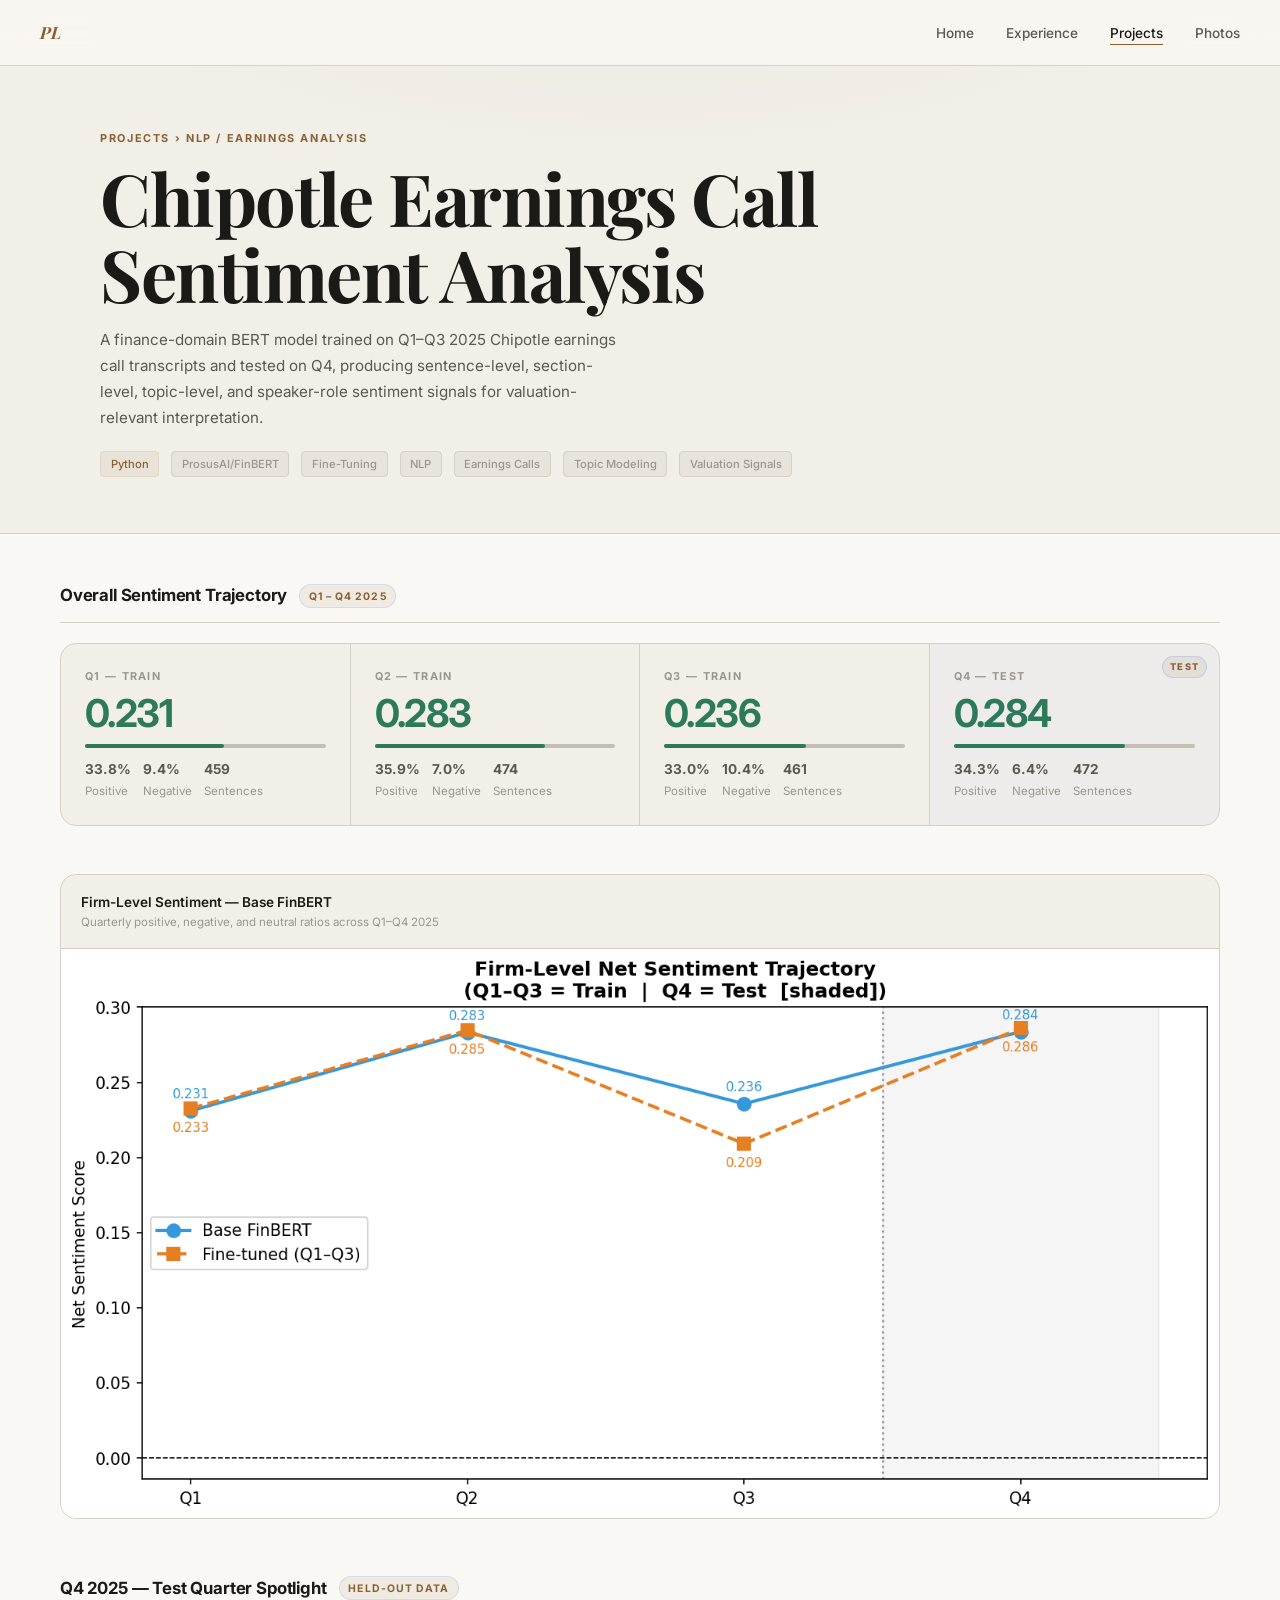
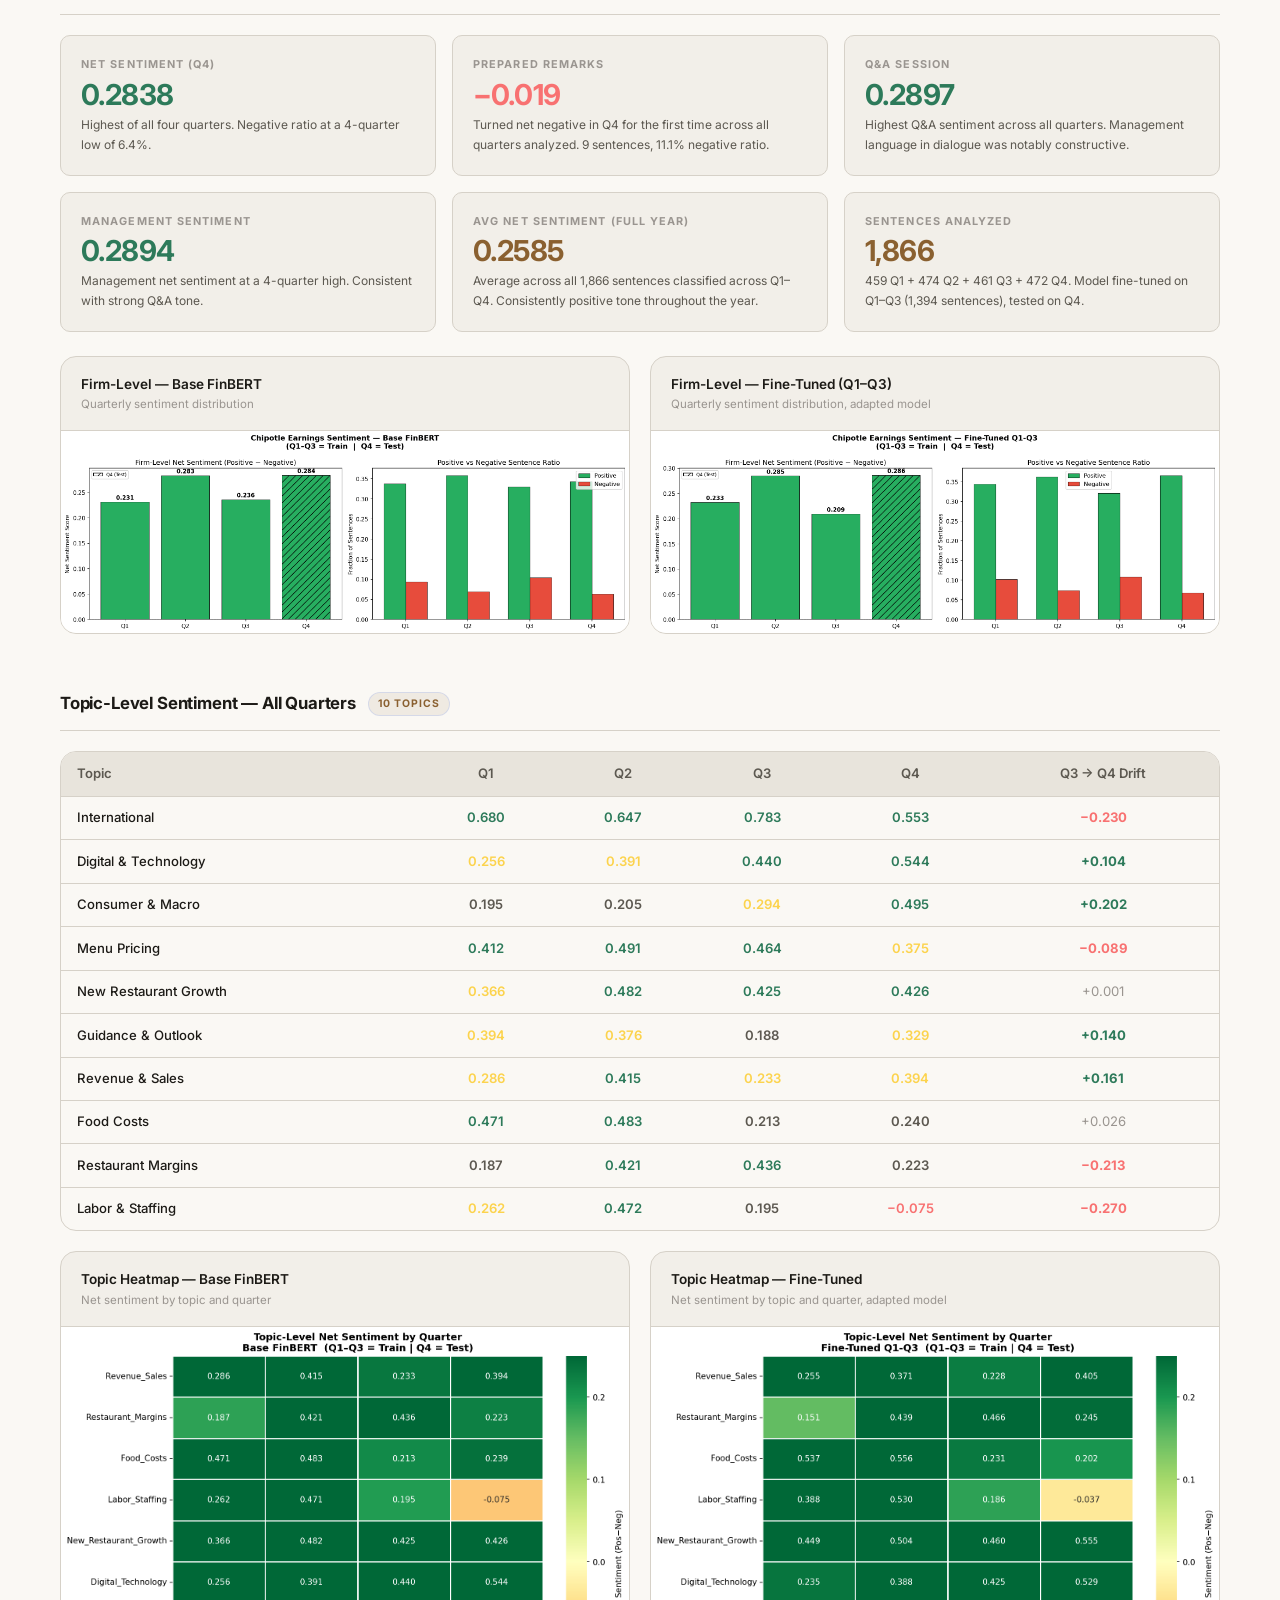
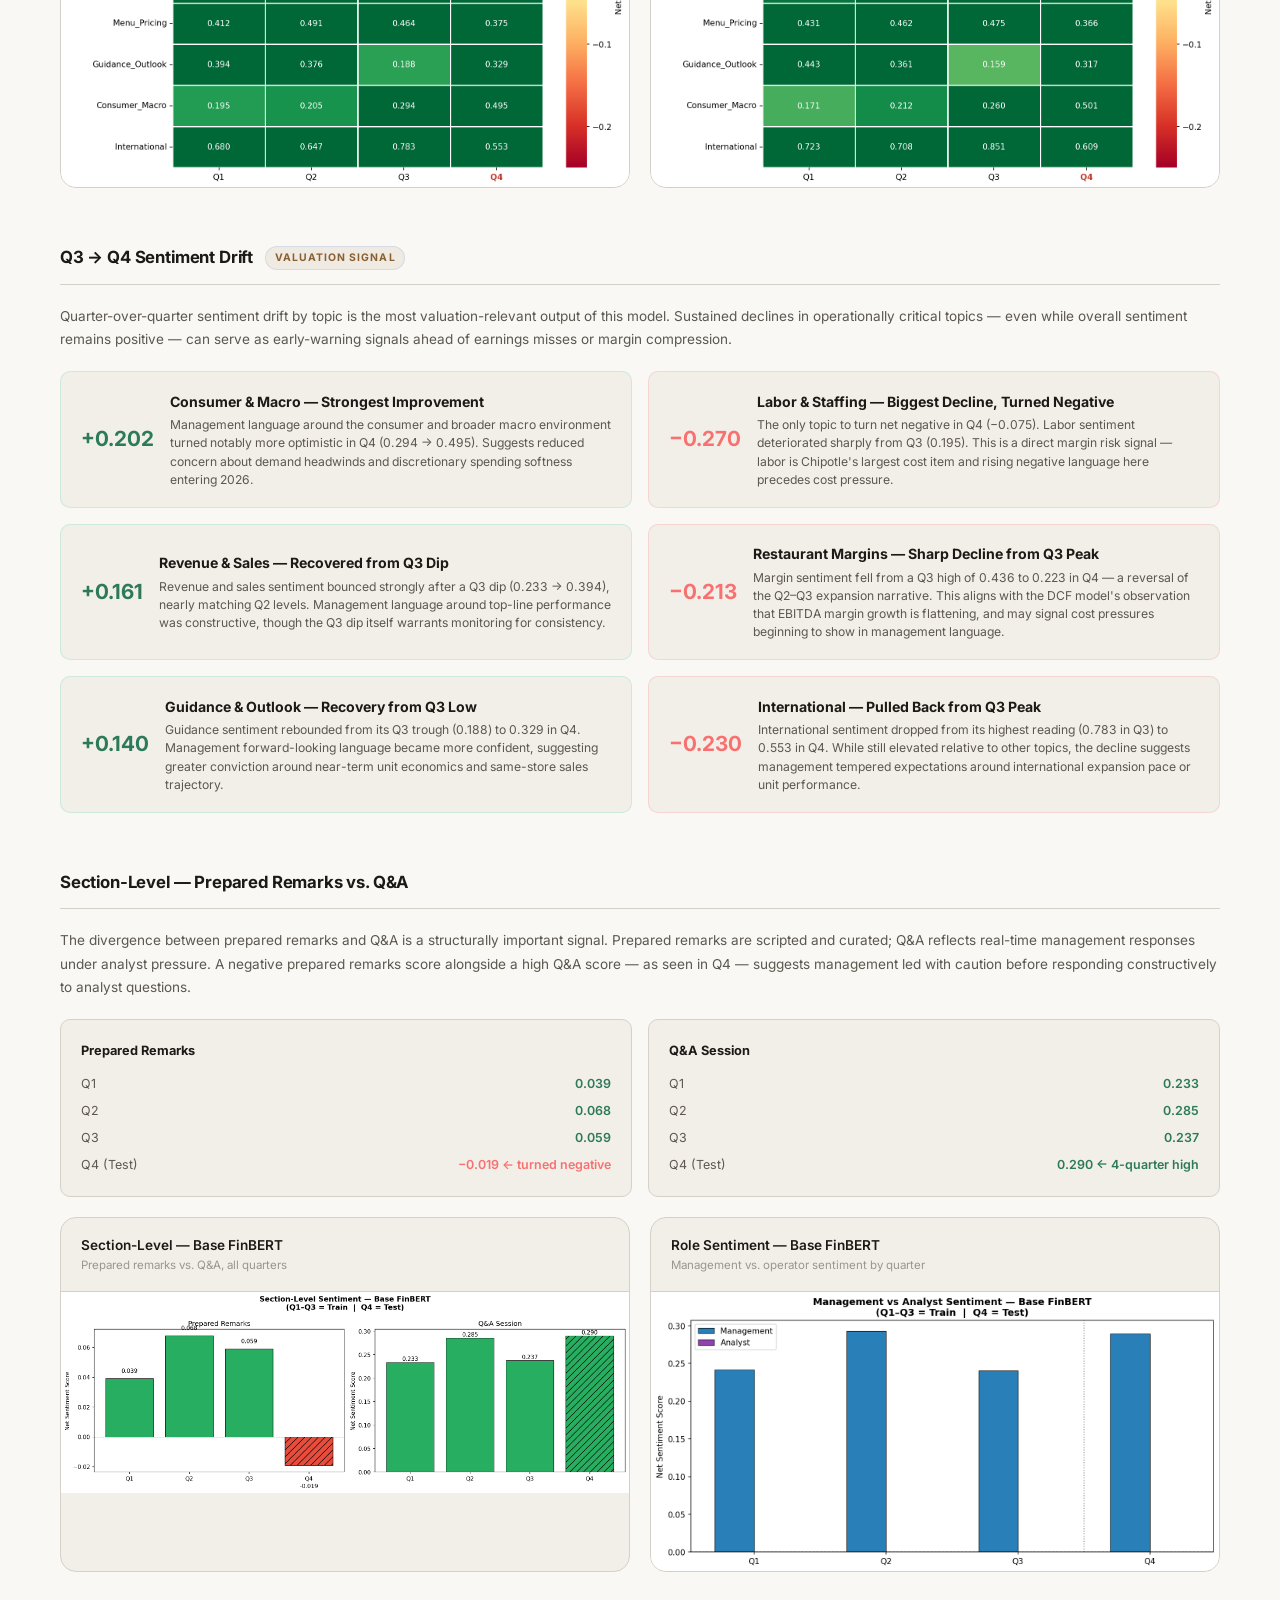
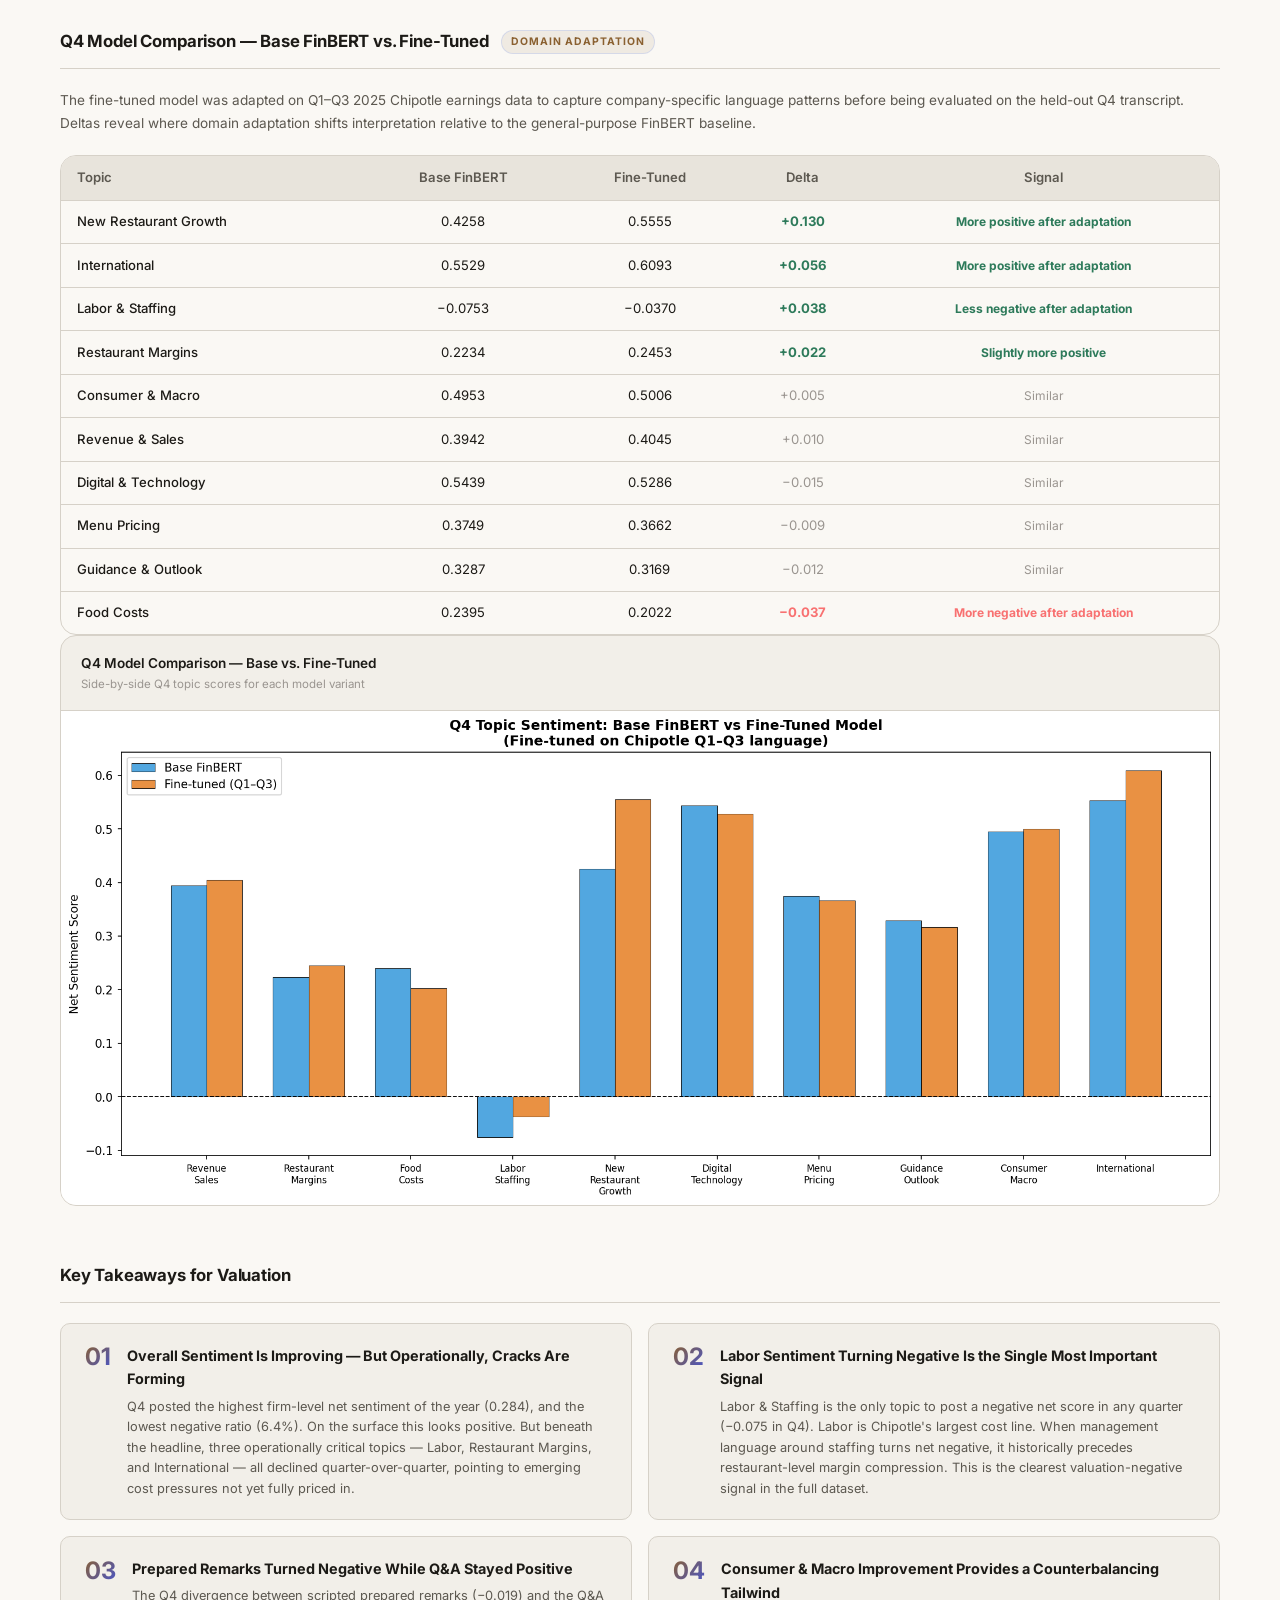
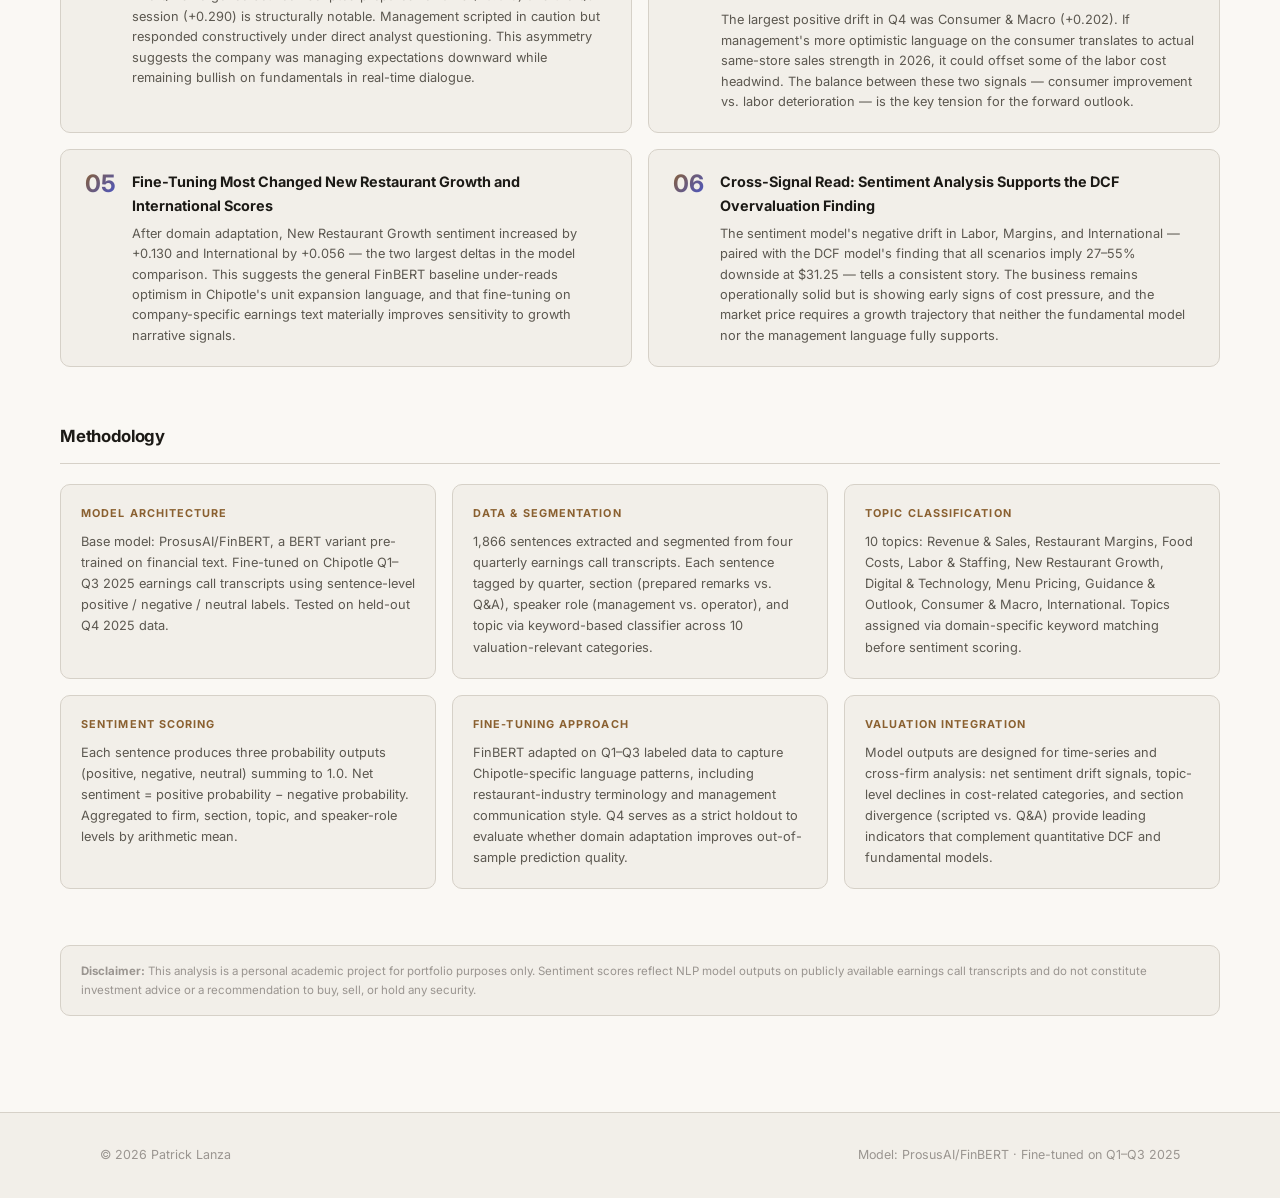
<file: chipotle-sentiment.html>
<!DOCTYPE html>
<html lang="en">
<head>
  <meta charset="UTF-8" />
  <meta name="viewport" content="width=device-width, initial-scale=1.0" />
  <title>Chipotle Earnings Sentiment &mdash; Pat Lanza</title>
  <link rel="stylesheet" href="style.css" />
  <link rel="preconnect" href="https://fonts.googleapis.com" />
  <link rel="preconnect" href="https://fonts.gstatic.com" crossorigin />
  <link href="https://fonts.googleapis.com/css2?family=Inter:wght@300;400;500;600;700&family=Playfair+Display:ital,wght@0,700;1,700&display=swap" rel="stylesheet" />
  <style>
    /* ── Sentiment page styles ── */
    .sent-main { padding: 3rem 0 6rem; }

    /* Trajectory banner */
    .traj-banner {
      display: grid; grid-template-columns: repeat(4, 1fr); gap: 0;
      background: var(--surface); border: 1px solid var(--border);
      border-radius: var(--radius-lg); overflow: hidden;
      margin-bottom: 3rem;
    }
    .traj-quarter {
      padding: 1.5rem;
      border-right: 1px solid var(--border);
      position: relative;
      transition: background var(--transition);
    }
    .traj-quarter:last-child { border-right: none; }
    .traj-quarter:hover { background: var(--surface2); }
    .traj-quarter.is-test {
      background: rgba(108,143,255,0.04);
    }
    .traj-quarter.is-test::before {
      content: 'TEST';
      position: absolute; top: 0.75rem; right: 0.75rem;
      font-size: 0.58rem; font-weight: 800; letter-spacing: 0.12em;
      color: var(--accent); background: var(--accent-glow);
      border: 1px solid rgba(108,143,255,0.25);
      padding: 0.15rem 0.45rem; border-radius: 100px;
    }
    .traj-label { font-size: 0.68rem; font-weight: 700; letter-spacing: 0.12em; text-transform: uppercase; color: var(--text3); margin-bottom: 0.5rem; }
    .traj-score {
      font-size: 2.4rem; font-weight: 700; letter-spacing: -0.04em; line-height: 1;
    }
    .traj-score-positive { color: var(--work); }
    .traj-bar-wrap { margin-top: 0.75rem; height: 4px; background: var(--border2); border-radius: 2px; }
    .traj-bar { height: 100%; border-radius: 2px; background: var(--work); transition: width 1s ease; }
    .traj-detail {
      margin-top: 0.6rem; display: flex; gap: 0.75rem;
      font-size: 0.72rem; color: var(--text3);
    }
    .traj-detail span { display: flex; flex-direction: column; gap: 0.1rem; }
    .traj-detail strong { font-size: 0.85rem; color: var(--text2); }
    .traj-arrow {
      position: absolute; right: -14px; top: 50%;
      transform: translateY(-50%);
      font-size: 0.8rem; color: var(--text3); z-index: 2;
    }

    /* Section wrapper */
    .sent-section { margin-bottom: 3.5rem; }
    .sent-section-title {
      font-size: 1.05rem; font-weight: 700; letter-spacing: -0.01em;
      margin-bottom: 1.25rem; padding-bottom: 0.75rem;
      border-bottom: 1px solid var(--border);
      display: flex; align-items: center; gap: 0.75rem;
    }
    .sent-section-title .sec-tag {
      font-size: 0.65rem; font-weight: 700; letter-spacing: 0.1em;
      text-transform: uppercase; color: var(--accent);
      background: var(--accent-glow); border: 1px solid rgba(108,143,255,0.2);
      padding: 0.15rem 0.55rem; border-radius: 100px;
    }

    /* Q4 spotlight */
    .q4-spotlight-grid {
      display: grid; grid-template-columns: repeat(3, 1fr); gap: 1rem;
      margin-bottom: 1.5rem;
    }
    .q4-stat-card {
      background: var(--surface); border: 1px solid var(--border);
      border-radius: var(--radius); padding: 1.25rem;
    }
    .q4-stat-label { font-size: 0.68rem; font-weight: 700; letter-spacing: 0.1em; text-transform: uppercase; color: var(--text3); margin-bottom: 0.4rem; }
    .q4-stat-val { font-size: 1.8rem; font-weight: 700; letter-spacing: -0.03em; line-height: 1; }
    .q4-stat-sub { font-size: 0.75rem; color: var(--text2); margin-top: 0.35rem; }
    .val-positive { color: var(--work); }
    .val-negative { color: #f87171; }
    .val-neutral  { color: var(--accent); }

    /* Chart display */
    .chart-card {
      background: var(--surface); border: 1px solid var(--border);
      border-radius: var(--radius-lg); overflow: hidden;
    }
    .chart-card-header {
      padding: 1rem 1.25rem; border-bottom: 1px solid var(--border);
      display: flex; align-items: center; justify-content: space-between;
    }
    .chart-card-title { font-size: 0.85rem; font-weight: 600; }
    .chart-card-sub { font-size: 0.72rem; color: var(--text3); }
    .chart-card img { width: 100%; display: block; background: var(--surface2); }
    .chart-grid-2 { display: grid; grid-template-columns: 1fr 1fr; gap: 1.25rem; margin-bottom: 1.25rem; }
    .chart-grid-1 { display: grid; grid-template-columns: 1fr; gap: 1.25rem; margin-bottom: 1.25rem; }

    /* Topic table */
    .topic-table-wrap { overflow-x: auto; border-radius: var(--radius-lg); border: 1px solid var(--border); margin-bottom: 1.25rem; }
    table.topic-table { width: 100%; border-collapse: collapse; font-size: 0.82rem; }
    .topic-table thead th {
      background: var(--surface2); padding: 0.7rem 1rem;
      text-align: center; font-weight: 600; color: var(--text2);
      border-bottom: 1px solid var(--border); white-space: nowrap;
    }
    .topic-table thead th:first-child { text-align: left; }
    .topic-table tbody tr { border-bottom: 1px solid var(--border); transition: background var(--transition); }
    .topic-table tbody tr:last-child { border-bottom: none; }
    .topic-table tbody tr:hover { background: var(--surface2); }
    .topic-table td { padding: 0.65rem 1rem; text-align: center; }
    .topic-table td:first-child { text-align: left; color: var(--text); font-weight: 500; }
    .topic-val { font-weight: 600; }
    .tv-high  { color: var(--work); }
    .tv-mid   { color: #fcd34d; }
    .tv-low   { color: var(--text2); }
    .tv-neg   { color: #f87171; }
    .drift-up   { color: var(--work); font-weight: 700; }
    .drift-down { color: #f87171; font-weight: 700; }
    .drift-flat { color: var(--text3); }

    /* Model comparison table */
    .model-comp-wrap { overflow-x: auto; border-radius: var(--radius-lg); border: 1px solid var(--border); }
    table.model-comp { width: 100%; border-collapse: collapse; font-size: 0.82rem; }
    .model-comp thead th {
      background: var(--surface2); padding: 0.7rem 1rem;
      font-weight: 600; color: var(--text2);
      border-bottom: 1px solid var(--border); white-space: nowrap;
    }
    .model-comp thead th:first-child { text-align: left; }
    .model-comp thead th:nth-child(2), .model-comp thead th:nth-child(3) { text-align: center; }
    .model-comp thead th:last-child { text-align: center; }
    .model-comp tbody tr { border-bottom: 1px solid var(--border); transition: background var(--transition); }
    .model-comp tbody tr:last-child { border-bottom: none; }
    .model-comp tbody tr:hover { background: var(--surface2); }
    .model-comp td { padding: 0.65rem 1rem; text-align: center; }
    .model-comp td:first-child { text-align: left; font-weight: 500; color: var(--text); }
    .signal-similar  { color: var(--text3); font-size: 0.75rem; }
    .signal-pos { color: var(--work); font-weight: 700; font-size: 0.75rem; }
    .signal-neg { color: #f87171; font-weight: 700; font-size: 0.75rem; }

    /* Drift section */
    .drift-grid { display: grid; grid-template-columns: 1fr 1fr; gap: 1rem; }
    .drift-item {
      background: var(--surface); border: 1px solid var(--border);
      border-radius: var(--radius); padding: 1.1rem 1.25rem;
      display: flex; align-items: center; gap: 1rem;
    }
    .drift-score-col { display: flex; flex-direction: column; align-items: center; gap: 0.2rem; min-width: 44px; }
    .drift-score { font-size: 1.3rem; font-weight: 700; line-height: 1; }
    .drift-arrow-col { font-size: 0.9rem; color: var(--text3); }
    .drift-body { flex: 1; }
    .drift-body strong { font-size: 0.88rem; display: block; margin-bottom: 0.2rem; }
    .drift-body p { font-size: 0.76rem; color: var(--text2); line-height: 1.5; }

    /* Prepared vs Q&A */
    .section-comp-grid { display: grid; grid-template-columns: repeat(2, 1fr); gap: 1rem; }
    .section-comp-card {
      background: var(--surface); border: 1px solid var(--border);
      border-radius: var(--radius); padding: 1.25rem;
    }
    .section-comp-header { display: flex; justify-content: space-between; align-items: center; margin-bottom: 0.85rem; }
    .section-comp-name { font-size: 0.8rem; font-weight: 700; }
    .section-comp-q { font-size: 0.68rem; color: var(--text3); }
    .section-comp-rows { display: flex; flex-direction: column; gap: 0.4rem; }
    .section-comp-row { display: flex; justify-content: space-between; font-size: 0.78rem; }
    .section-comp-row span:first-child { color: var(--text2); }
    .section-comp-row span:last-child { font-weight: 600; }

    /* Takeaways */
    .takeaways-grid { display: grid; grid-template-columns: 1fr 1fr; gap: 1rem; }
    .takeaway-card {
      background: var(--surface); border: 1px solid var(--border);
      border-radius: var(--radius); padding: 1.25rem 1.5rem;
      display: flex; gap: 1rem; align-items: flex-start;
      transition: border-color var(--transition), transform var(--transition);
    }
    .takeaway-card:hover { border-color: var(--border2); transform: translateY(-2px); }
    .takeaway-num {
      font-size: 1.5rem; font-weight: 700; line-height: 1;
      background: linear-gradient(135deg, var(--accent), var(--research));
      -webkit-background-clip: text; -webkit-text-fill-color: transparent;
      background-clip: text; flex-shrink: 0; padding-top: 0.1rem;
    }
    .takeaway-body h4 { font-size: 0.9rem; font-weight: 700; margin-bottom: 0.35rem; }
    .takeaway-body p { font-size: 0.8rem; color: var(--text2); line-height: 1.6; }

    /* Methodology */
    .method-grid { display: grid; grid-template-columns: repeat(3, 1fr); gap: 1rem; }
    .method-card {
      background: var(--surface); border: 1px solid var(--border);
      border-radius: var(--radius); padding: 1.25rem;
    }
    .method-label { font-size: 0.68rem; font-weight: 700; letter-spacing: 0.1em; text-transform: uppercase; color: var(--accent); margin-bottom: 0.5rem; }
    .method-body { font-size: 0.8rem; color: var(--text2); line-height: 1.65; }

    .disclaimer {
      margin-top: 3rem; padding: 1rem 1.25rem;
      background: var(--surface); border: 1px solid var(--border);
      border-radius: var(--radius); font-size: 0.72rem; color: var(--text3); line-height: 1.6;
    }

    @media (max-width: 900px) {
      .traj-banner { grid-template-columns: 1fr 1fr; }
      .q4-spotlight-grid { grid-template-columns: 1fr 1fr; }
      .chart-grid-2 { grid-template-columns: 1fr; }
      .drift-grid { grid-template-columns: 1fr; }
      .takeaways-grid { grid-template-columns: 1fr; }
      .method-grid { grid-template-columns: 1fr 1fr; }
      .section-comp-grid { grid-template-columns: 1fr; }
    }
    @media (max-width: 600px) {
      .traj-banner { grid-template-columns: 1fr; }
      .q4-spotlight-grid { grid-template-columns: 1fr; }
      .method-grid { grid-template-columns: 1fr; }
    }
  </style>
</head>
<body class="inner-page">

  <!-- Nav -->
  <nav class="nav">
    <a href="index.html" class="nav-logo">PL</a>
    <ul class="nav-links">
      <li><a href="index.html">Home</a></li>
      <li><a href="experience.html">Experience</a></li>
      <li><a href="projects.html" class="active">Projects</a></li>
      <li><a href="photos.html">Photos</a></li>
    </ul>
    <button class="nav-menu-btn" aria-label="Toggle menu">
      <span></span><span></span><span></span>
    </button>
  </nav>

  <!-- Page Hero -->
  <header class="page-hero">
    <div class="container">
      <div class="section-label">Projects &rsaquo; NLP / Earnings Analysis</div>
      <h1 class="page-hero-title">Chipotle Earnings Call<br>Sentiment Analysis</h1>
      <p class="page-hero-sub">A finance-domain BERT model trained on Q1&ndash;Q3 2025 Chipotle earnings call transcripts and tested on Q4, producing sentence-level, section-level, topic-level, and speaker-role sentiment signals for valuation-relevant interpretation.</p>
      <div style="display:flex; gap:0.75rem; margin-top:1.25rem; flex-wrap:wrap;">
        <span class="tag tag-accent">Python</span>
        <span class="tag">ProsusAI/FinBERT</span>
        <span class="tag">Fine-Tuning</span>
        <span class="tag">NLP</span>
        <span class="tag">Earnings Calls</span>
        <span class="tag">Topic Modeling</span>
        <span class="tag">Valuation Signals</span>
      </div>
    </div>
  </header>

  <main class="container sent-main">

    <!-- Quarterly trajectory banner -->
    <div class="sent-section">
      <div class="sent-section-title">
        Overall Sentiment Trajectory
        <span class="sec-tag">Q1 &ndash; Q4 2025</span>
      </div>
      <div class="traj-banner reveal">
        <div class="traj-quarter">
          <div class="traj-label">Q1 &mdash; Train</div>
          <div class="traj-score traj-score-positive">0.231</div>
          <div class="traj-bar-wrap"><div class="traj-bar" style="width:57.8%;"></div></div>
          <div class="traj-detail">
            <span><strong>33.8%</strong>Positive</span>
            <span><strong>9.4%</strong>Negative</span>
            <span><strong>459</strong>Sentences</span>
          </div>
        </div>
        <div class="traj-quarter">
          <div class="traj-label">Q2 &mdash; Train</div>
          <div class="traj-score traj-score-positive">0.283</div>
          <div class="traj-bar-wrap"><div class="traj-bar" style="width:70.8%;"></div></div>
          <div class="traj-detail">
            <span><strong>35.9%</strong>Positive</span>
            <span><strong>7.0%</strong>Negative</span>
            <span><strong>474</strong>Sentences</span>
          </div>
        </div>
        <div class="traj-quarter">
          <div class="traj-label">Q3 &mdash; Train</div>
          <div class="traj-score traj-score-positive">0.236</div>
          <div class="traj-bar-wrap"><div class="traj-bar" style="width:59.0%;"></div></div>
          <div class="traj-detail">
            <span><strong>33.0%</strong>Positive</span>
            <span><strong>10.4%</strong>Negative</span>
            <span><strong>461</strong>Sentences</span>
          </div>
        </div>
        <div class="traj-quarter is-test">
          <div class="traj-label">Q4 &mdash; Test</div>
          <div class="traj-score traj-score-positive">0.284</div>
          <div class="traj-bar-wrap"><div class="traj-bar" style="width:71.0%;"></div></div>
          <div class="traj-detail">
            <span><strong>34.3%</strong>Positive</span>
            <span><strong>6.4%</strong>Negative</span>
            <span><strong>472</strong>Sentences</span>
          </div>
        </div>
      </div>
      <div class="chart-grid-1">
        <div class="chart-card reveal">
          <div class="chart-card-header">
            <div>
              <div class="chart-card-title">Firm-Level Sentiment &mdash; Base FinBERT</div>
              <div class="chart-card-sub">Quarterly positive, negative, and neutral ratios across Q1&ndash;Q4 2025</div>
            </div>
          </div>
          <img src="assets/06_sentiment_trajectory.png" alt="Sentiment trajectory chart" loading="lazy" />
        </div>
      </div>
    </div>

    <!-- Q4 Spotlight -->
    <div class="sent-section">
      <div class="sent-section-title">
        Q4 2025 &mdash; Test Quarter Spotlight
        <span class="sec-tag">Held-Out Data</span>
      </div>
      <div class="q4-spotlight-grid reveal">
        <div class="q4-stat-card">
          <div class="q4-stat-label">Net Sentiment (Q4)</div>
          <div class="q4-stat-val val-positive">0.2838</div>
          <div class="q4-stat-sub">Highest of all four quarters. Negative ratio at a 4-quarter low of 6.4%.</div>
        </div>
        <div class="q4-stat-card">
          <div class="q4-stat-label">Prepared Remarks</div>
          <div class="q4-stat-val val-negative">&minus;0.019</div>
          <div class="q4-stat-sub">Turned net negative in Q4 for the first time across all quarters analyzed. 9 sentences, 11.1% negative ratio.</div>
        </div>
        <div class="q4-stat-card">
          <div class="q4-stat-label">Q&amp;A Session</div>
          <div class="q4-stat-val val-positive">0.2897</div>
          <div class="q4-stat-sub">Highest Q&amp;A sentiment across all quarters. Management language in dialogue was notably constructive.</div>
        </div>
        <div class="q4-stat-card">
          <div class="q4-stat-label">Management Sentiment</div>
          <div class="q4-stat-val val-positive">0.2894</div>
          <div class="q4-stat-sub">Management net sentiment at a 4-quarter high. Consistent with strong Q&amp;A tone.</div>
        </div>
        <div class="q4-stat-card">
          <div class="q4-stat-label">Avg Net Sentiment (Full Year)</div>
          <div class="q4-stat-val val-neutral">0.2585</div>
          <div class="q4-stat-sub">Average across all 1,866 sentences classified across Q1&ndash;Q4. Consistently positive tone throughout the year.</div>
        </div>
        <div class="q4-stat-card">
          <div class="q4-stat-label">Sentences Analyzed</div>
          <div class="q4-stat-val val-neutral">1,866</div>
          <div class="q4-stat-sub">459 Q1 + 474 Q2 + 461 Q3 + 472 Q4. Model fine-tuned on Q1&ndash;Q3 (1,394 sentences), tested on Q4.</div>
        </div>
      </div>
      <div class="chart-grid-2 reveal">
        <div class="chart-card">
          <div class="chart-card-header">
            <div>
              <div class="chart-card-title">Firm-Level &mdash; Base FinBERT</div>
              <div class="chart-card-sub">Quarterly sentiment distribution</div>
            </div>
          </div>
          <img src="assets/01_firm_level_Base_FinBERT.png" alt="Firm level base FinBERT" loading="lazy" />
        </div>
        <div class="chart-card">
          <div class="chart-card-header">
            <div>
              <div class="chart-card-title">Firm-Level &mdash; Fine-Tuned (Q1&ndash;Q3)</div>
              <div class="chart-card-sub">Quarterly sentiment distribution, adapted model</div>
            </div>
          </div>
          <img src="assets/01_firm_level_Fine-Tuned_Q1-Q3.png" alt="Firm level fine-tuned" loading="lazy" />
        </div>
      </div>
    </div>

    <!-- Topic-Level Analysis -->
    <div class="sent-section">
      <div class="sent-section-title">
        Topic-Level Sentiment &mdash; All Quarters
        <span class="sec-tag">10 Topics</span>
      </div>
      <div class="topic-table-wrap reveal">
        <table class="topic-table">
          <thead>
            <tr>
              <th>Topic</th>
              <th>Q1</th>
              <th>Q2</th>
              <th>Q3</th>
              <th>Q4</th>
              <th>Q3 &rarr; Q4 Drift</th>
            </tr>
          </thead>
          <tbody>
            <tr>
              <td>International</td>
              <td class="topic-val tv-high">0.680</td>
              <td class="topic-val tv-high">0.647</td>
              <td class="topic-val tv-high">0.783</td>
              <td class="topic-val tv-high">0.553</td>
              <td class="drift-down">&minus;0.230</td>
            </tr>
            <tr>
              <td>Digital &amp; Technology</td>
              <td class="topic-val tv-mid">0.256</td>
              <td class="topic-val tv-mid">0.391</td>
              <td class="topic-val tv-high">0.440</td>
              <td class="topic-val tv-high">0.544</td>
              <td class="drift-up">+0.104</td>
            </tr>
            <tr>
              <td>Consumer &amp; Macro</td>
              <td class="topic-val tv-low">0.195</td>
              <td class="topic-val tv-low">0.205</td>
              <td class="topic-val tv-mid">0.294</td>
              <td class="topic-val tv-high">0.495</td>
              <td class="drift-up">+0.202</td>
            </tr>
            <tr>
              <td>Menu Pricing</td>
              <td class="topic-val tv-high">0.412</td>
              <td class="topic-val tv-high">0.491</td>
              <td class="topic-val tv-high">0.464</td>
              <td class="topic-val tv-mid">0.375</td>
              <td class="drift-down">&minus;0.089</td>
            </tr>
            <tr>
              <td>New Restaurant Growth</td>
              <td class="topic-val tv-mid">0.366</td>
              <td class="topic-val tv-high">0.482</td>
              <td class="topic-val tv-high">0.425</td>
              <td class="topic-val tv-high">0.426</td>
              <td class="drift-flat">+0.001</td>
            </tr>
            <tr>
              <td>Guidance &amp; Outlook</td>
              <td class="topic-val tv-mid">0.394</td>
              <td class="topic-val tv-mid">0.376</td>
              <td class="topic-val tv-low">0.188</td>
              <td class="topic-val tv-mid">0.329</td>
              <td class="drift-up">+0.140</td>
            </tr>
            <tr>
              <td>Revenue &amp; Sales</td>
              <td class="topic-val tv-mid">0.286</td>
              <td class="topic-val tv-high">0.415</td>
              <td class="topic-val tv-mid">0.233</td>
              <td class="topic-val tv-mid">0.394</td>
              <td class="drift-up">+0.161</td>
            </tr>
            <tr>
              <td>Food Costs</td>
              <td class="topic-val tv-high">0.471</td>
              <td class="topic-val tv-high">0.483</td>
              <td class="topic-val tv-low">0.213</td>
              <td class="topic-val tv-low">0.240</td>
              <td class="drift-flat">+0.026</td>
            </tr>
            <tr>
              <td>Restaurant Margins</td>
              <td class="topic-val tv-low">0.187</td>
              <td class="topic-val tv-high">0.421</td>
              <td class="topic-val tv-high">0.436</td>
              <td class="topic-val tv-low">0.223</td>
              <td class="drift-down">&minus;0.213</td>
            </tr>
            <tr>
              <td>Labor &amp; Staffing</td>
              <td class="topic-val tv-mid">0.262</td>
              <td class="topic-val tv-high">0.472</td>
              <td class="topic-val tv-low">0.195</td>
              <td class="topic-val tv-neg">&minus;0.075</td>
              <td class="drift-down">&minus;0.270</td>
            </tr>
          </tbody>
        </table>
      </div>
      <div class="chart-grid-2 reveal">
        <div class="chart-card">
          <div class="chart-card-header">
            <div>
              <div class="chart-card-title">Topic Heatmap &mdash; Base FinBERT</div>
              <div class="chart-card-sub">Net sentiment by topic and quarter</div>
            </div>
          </div>
          <img src="assets/03_topic_heatmap_Base_FinBERT.png" alt="Topic heatmap base" loading="lazy" />
        </div>
        <div class="chart-card">
          <div class="chart-card-header">
            <div>
              <div class="chart-card-title">Topic Heatmap &mdash; Fine-Tuned</div>
              <div class="chart-card-sub">Net sentiment by topic and quarter, adapted model</div>
            </div>
          </div>
          <img src="assets/03_topic_heatmap_Fine-Tuned_Q1-Q3.png" alt="Topic heatmap fine-tuned" loading="lazy" />
        </div>
      </div>
    </div>

    <!-- Q3 to Q4 Drift -->
    <div class="sent-section">
      <div class="sent-section-title">
        Q3 &rarr; Q4 Sentiment Drift
        <span class="sec-tag">Valuation Signal</span>
      </div>
      <p style="font-size:0.85rem; color:var(--text2); margin-bottom:1.25rem; line-height:1.7;">Quarter-over-quarter sentiment drift by topic is the most valuation-relevant output of this model. Sustained declines in operationally critical topics &mdash; even while overall sentiment remains positive &mdash; can serve as early-warning signals ahead of earnings misses or margin compression.</p>
      <div class="drift-grid reveal">
        <div class="drift-item" style="border-color: rgba(52,211,153,0.2);">
          <div class="drift-score-col">
            <div class="drift-score" style="color:var(--work);">+0.202</div>
          </div>
          <div class="drift-body">
            <strong>Consumer &amp; Macro &mdash; Strongest Improvement</strong>
            <p>Management language around the consumer and broader macro environment turned notably more optimistic in Q4 (0.294 &rarr; 0.495). Suggests reduced concern about demand headwinds and discretionary spending softness entering 2026.</p>
          </div>
        </div>
        <div class="drift-item" style="border-color: rgba(248,113,113,0.2);">
          <div class="drift-score-col">
            <div class="drift-score" style="color:#f87171;">&minus;0.270</div>
          </div>
          <div class="drift-body">
            <strong>Labor &amp; Staffing &mdash; Biggest Decline, Turned Negative</strong>
            <p>The only topic to turn net negative in Q4 (&minus;0.075). Labor sentiment deteriorated sharply from Q3 (0.195). This is a direct margin risk signal &mdash; labor is Chipotle's largest cost item and rising negative language here precedes cost pressure.</p>
          </div>
        </div>
        <div class="drift-item" style="border-color: rgba(52,211,153,0.2);">
          <div class="drift-score-col">
            <div class="drift-score" style="color:var(--work);">+0.161</div>
          </div>
          <div class="drift-body">
            <strong>Revenue &amp; Sales &mdash; Recovered from Q3 Dip</strong>
            <p>Revenue and sales sentiment bounced strongly after a Q3 dip (0.233 &rarr; 0.394), nearly matching Q2 levels. Management language around top-line performance was constructive, though the Q3 dip itself warrants monitoring for consistency.</p>
          </div>
        </div>
        <div class="drift-item" style="border-color: rgba(248,113,113,0.2);">
          <div class="drift-score-col">
            <div class="drift-score" style="color:#f87171;">&minus;0.213</div>
          </div>
          <div class="drift-body">
            <strong>Restaurant Margins &mdash; Sharp Decline from Q3 Peak</strong>
            <p>Margin sentiment fell from a Q3 high of 0.436 to 0.223 in Q4 &mdash; a reversal of the Q2&ndash;Q3 expansion narrative. This aligns with the DCF model's observation that EBITDA margin growth is flattening, and may signal cost pressures beginning to show in management language.</p>
          </div>
        </div>
        <div class="drift-item" style="border-color: rgba(52,211,153,0.2);">
          <div class="drift-score-col">
            <div class="drift-score" style="color:var(--work);">+0.140</div>
          </div>
          <div class="drift-body">
            <strong>Guidance &amp; Outlook &mdash; Recovery from Q3 Low</strong>
            <p>Guidance sentiment rebounded from its Q3 trough (0.188) to 0.329 in Q4. Management forward-looking language became more confident, suggesting greater conviction around near-term unit economics and same-store sales trajectory.</p>
          </div>
        </div>
        <div class="drift-item" style="border-color: rgba(248,113,113,0.2);">
          <div class="drift-score-col">
            <div class="drift-score" style="color:#f87171;">&minus;0.230</div>
          </div>
          <div class="drift-body">
            <strong>International &mdash; Pulled Back from Q3 Peak</strong>
            <p>International sentiment dropped from its highest reading (0.783 in Q3) to 0.553 in Q4. While still elevated relative to other topics, the decline suggests management tempered expectations around international expansion pace or unit performance.</p>
          </div>
        </div>
      </div>
    </div>

    <!-- Section-Level: Prepared Remarks vs Q&A -->
    <div class="sent-section">
      <div class="sent-section-title">
        Section-Level &mdash; Prepared Remarks vs. Q&amp;A
      </div>
      <p style="font-size:0.85rem; color:var(--text2); margin-bottom:1.25rem; line-height:1.7;">The divergence between prepared remarks and Q&amp;A is a structurally important signal. Prepared remarks are scripted and curated; Q&amp;A reflects real-time management responses under analyst pressure. A negative prepared remarks score alongside a high Q&amp;A score &mdash; as seen in Q4 &mdash; suggests management led with caution before responding constructively to analyst questions.</p>
      <div class="section-comp-grid reveal">
        <div class="section-comp-card">
          <div class="section-comp-header">
            <div class="section-comp-name">Prepared Remarks</div>
          </div>
          <div class="section-comp-rows">
            <div class="section-comp-row"><span>Q1</span><span style="color:var(--work);">0.039</span></div>
            <div class="section-comp-row"><span>Q2</span><span style="color:var(--work);">0.068</span></div>
            <div class="section-comp-row"><span>Q3</span><span style="color:var(--work);">0.059</span></div>
            <div class="section-comp-row"><span>Q4 (Test)</span><span style="color:#f87171;">&minus;0.019 &larr; turned negative</span></div>
          </div>
        </div>
        <div class="section-comp-card">
          <div class="section-comp-header">
            <div class="section-comp-name">Q&amp;A Session</div>
          </div>
          <div class="section-comp-rows">
            <div class="section-comp-row"><span>Q1</span><span style="color:var(--work);">0.233</span></div>
            <div class="section-comp-row"><span>Q2</span><span style="color:var(--work);">0.285</span></div>
            <div class="section-comp-row"><span>Q3</span><span style="color:var(--work);">0.237</span></div>
            <div class="section-comp-row"><span>Q4 (Test)</span><span style="color:var(--work);">0.290 &larr; 4-quarter high</span></div>
          </div>
        </div>
      </div>
      <div class="chart-grid-2 reveal" style="margin-top:1.25rem;">
        <div class="chart-card">
          <div class="chart-card-header">
            <div>
              <div class="chart-card-title">Section-Level &mdash; Base FinBERT</div>
              <div class="chart-card-sub">Prepared remarks vs. Q&amp;A, all quarters</div>
            </div>
          </div>
          <img src="assets/02_section_level_Base_FinBERT.png" alt="Section level base" loading="lazy" />
        </div>
        <div class="chart-card">
          <div class="chart-card-header">
            <div>
              <div class="chart-card-title">Role Sentiment &mdash; Base FinBERT</div>
              <div class="chart-card-sub">Management vs. operator sentiment by quarter</div>
            </div>
          </div>
          <img src="assets/05_role_sentiment_Base_FinBERT.png" alt="Role sentiment" loading="lazy" />
        </div>
      </div>
    </div>

    <!-- Model Comparison: Base vs Fine-Tuned -->
    <div class="sent-section">
      <div class="sent-section-title">
        Q4 Model Comparison &mdash; Base FinBERT vs. Fine-Tuned
        <span class="sec-tag">Domain Adaptation</span>
      </div>
      <p style="font-size:0.85rem; color:var(--text2); margin-bottom:1.25rem; line-height:1.7;">The fine-tuned model was adapted on Q1&ndash;Q3 2025 Chipotle earnings data to capture company-specific language patterns before being evaluated on the held-out Q4 transcript. Deltas reveal where domain adaptation shifts interpretation relative to the general-purpose FinBERT baseline.</p>
      <div class="model-comp-wrap reveal">
        <table class="model-comp">
          <thead>
            <tr>
              <th>Topic</th>
              <th>Base FinBERT</th>
              <th>Fine-Tuned</th>
              <th>Delta</th>
              <th>Signal</th>
            </tr>
          </thead>
          <tbody>
            <tr>
              <td>New Restaurant Growth</td>
              <td>0.4258</td>
              <td>0.5555</td>
              <td style="color:var(--work); font-weight:700;">+0.130</td>
              <td class="signal-pos">More positive after adaptation</td>
            </tr>
            <tr>
              <td>International</td>
              <td>0.5529</td>
              <td>0.6093</td>
              <td style="color:var(--work); font-weight:700;">+0.056</td>
              <td class="signal-pos">More positive after adaptation</td>
            </tr>
            <tr>
              <td>Labor &amp; Staffing</td>
              <td>&minus;0.0753</td>
              <td>&minus;0.0370</td>
              <td style="color:var(--work); font-weight:700;">+0.038</td>
              <td class="signal-pos">Less negative after adaptation</td>
            </tr>
            <tr>
              <td>Restaurant Margins</td>
              <td>0.2234</td>
              <td>0.2453</td>
              <td style="color:var(--work); font-weight:700;">+0.022</td>
              <td class="signal-pos">Slightly more positive</td>
            </tr>
            <tr>
              <td>Consumer &amp; Macro</td>
              <td>0.4953</td>
              <td>0.5006</td>
              <td style="color:var(--text3);">+0.005</td>
              <td class="signal-similar">Similar</td>
            </tr>
            <tr>
              <td>Revenue &amp; Sales</td>
              <td>0.3942</td>
              <td>0.4045</td>
              <td style="color:var(--text3);">+0.010</td>
              <td class="signal-similar">Similar</td>
            </tr>
            <tr>
              <td>Digital &amp; Technology</td>
              <td>0.5439</td>
              <td>0.5286</td>
              <td style="color:var(--text3);">&minus;0.015</td>
              <td class="signal-similar">Similar</td>
            </tr>
            <tr>
              <td>Menu Pricing</td>
              <td>0.3749</td>
              <td>0.3662</td>
              <td style="color:var(--text3);">&minus;0.009</td>
              <td class="signal-similar">Similar</td>
            </tr>
            <tr>
              <td>Guidance &amp; Outlook</td>
              <td>0.3287</td>
              <td>0.3169</td>
              <td style="color:var(--text3);">&minus;0.012</td>
              <td class="signal-similar">Similar</td>
            </tr>
            <tr>
              <td>Food Costs</td>
              <td>0.2395</td>
              <td>0.2022</td>
              <td style="color:#f87171; font-weight:700;">&minus;0.037</td>
              <td class="signal-neg">More negative after adaptation</td>
            </tr>
          </tbody>
        </table>
      </div>
      <div class="chart-grid-1 reveal">
        <div class="chart-card">
          <div class="chart-card-header">
            <div>
              <div class="chart-card-title">Q4 Model Comparison &mdash; Base vs. Fine-Tuned</div>
              <div class="chart-card-sub">Side-by-side Q4 topic scores for each model variant</div>
            </div>
          </div>
          <img src="assets/04_q4_model_comparison.png" alt="Q4 model comparison" loading="lazy" />
        </div>
      </div>
    </div>

    <!-- Key Takeaways -->
    <div class="sent-section">
      <div class="sent-section-title">Key Takeaways for Valuation</div>
      <div class="takeaways-grid reveal">
        <div class="takeaway-card">
          <div class="takeaway-num">01</div>
          <div class="takeaway-body">
            <h4>Overall Sentiment Is Improving &mdash; But Operationally, Cracks Are Forming</h4>
            <p>Q4 posted the highest firm-level net sentiment of the year (0.284), and the lowest negative ratio (6.4%). On the surface this looks positive. But beneath the headline, three operationally critical topics &mdash; Labor, Restaurant Margins, and International &mdash; all declined quarter-over-quarter, pointing to emerging cost pressures not yet fully priced in.</p>
          </div>
        </div>
        <div class="takeaway-card">
          <div class="takeaway-num">02</div>
          <div class="takeaway-body">
            <h4>Labor Sentiment Turning Negative Is the Single Most Important Signal</h4>
            <p>Labor &amp; Staffing is the only topic to post a negative net score in any quarter (&minus;0.075 in Q4). Labor is Chipotle's largest cost line. When management language around staffing turns net negative, it historically precedes restaurant-level margin compression. This is the clearest valuation-negative signal in the full dataset.</p>
          </div>
        </div>
        <div class="takeaway-card">
          <div class="takeaway-num">03</div>
          <div class="takeaway-body">
            <h4>Prepared Remarks Turned Negative While Q&amp;A Stayed Positive</h4>
            <p>The Q4 divergence between scripted prepared remarks (&minus;0.019) and the Q&amp;A session (+0.290) is structurally notable. Management scripted in caution but responded constructively under direct analyst questioning. This asymmetry suggests the company was managing expectations downward while remaining bullish on fundamentals in real-time dialogue.</p>
          </div>
        </div>
        <div class="takeaway-card">
          <div class="takeaway-num">04</div>
          <div class="takeaway-body">
            <h4>Consumer &amp; Macro Improvement Provides a Counterbalancing Tailwind</h4>
            <p>The largest positive drift in Q4 was Consumer &amp; Macro (+0.202). If management's more optimistic language on the consumer translates to actual same-store sales strength in 2026, it could offset some of the labor cost headwind. The balance between these two signals &mdash; consumer improvement vs. labor deterioration &mdash; is the key tension for the forward outlook.</p>
          </div>
        </div>
        <div class="takeaway-card">
          <div class="takeaway-num">05</div>
          <div class="takeaway-body">
            <h4>Fine-Tuning Most Changed New Restaurant Growth and International Scores</h4>
            <p>After domain adaptation, New Restaurant Growth sentiment increased by +0.130 and International by +0.056 &mdash; the two largest deltas in the model comparison. This suggests the general FinBERT baseline under-reads optimism in Chipotle's unit expansion language, and that fine-tuning on company-specific earnings text materially improves sensitivity to growth narrative signals.</p>
          </div>
        </div>
        <div class="takeaway-card">
          <div class="takeaway-num">06</div>
          <div class="takeaway-body">
            <h4>Cross-Signal Read: Sentiment Analysis Supports the DCF Overvaluation Finding</h4>
            <p>The sentiment model's negative drift in Labor, Margins, and International &mdash; paired with the DCF model's finding that all scenarios imply 27&ndash;55% downside at $31.25 &mdash; tells a consistent story. The business remains operationally solid but is showing early signs of cost pressure, and the market price requires a growth trajectory that neither the fundamental model nor the management language fully supports.</p>
          </div>
        </div>
      </div>
    </div>

    <!-- Methodology -->
    <div class="sent-section">
      <div class="sent-section-title">Methodology</div>
      <div class="method-grid reveal">
        <div class="method-card">
          <div class="method-label">Model Architecture</div>
          <div class="method-body">Base model: ProsusAI/FinBERT, a BERT variant pre-trained on financial text. Fine-tuned on Chipotle Q1&ndash;Q3 2025 earnings call transcripts using sentence-level positive / negative / neutral labels. Tested on held-out Q4 2025 data.</div>
        </div>
        <div class="method-card">
          <div class="method-label">Data &amp; Segmentation</div>
          <div class="method-body">1,866 sentences extracted and segmented from four quarterly earnings call transcripts. Each sentence tagged by quarter, section (prepared remarks vs. Q&amp;A), speaker role (management vs. operator), and topic via keyword-based classifier across 10 valuation-relevant categories.</div>
        </div>
        <div class="method-card">
          <div class="method-label">Topic Classification</div>
          <div class="method-body">10 topics: Revenue &amp; Sales, Restaurant Margins, Food Costs, Labor &amp; Staffing, New Restaurant Growth, Digital &amp; Technology, Menu Pricing, Guidance &amp; Outlook, Consumer &amp; Macro, International. Topics assigned via domain-specific keyword matching before sentiment scoring.</div>
        </div>
        <div class="method-card">
          <div class="method-label">Sentiment Scoring</div>
          <div class="method-body">Each sentence produces three probability outputs (positive, negative, neutral) summing to 1.0. Net sentiment = positive probability &minus; negative probability. Aggregated to firm, section, topic, and speaker-role levels by arithmetic mean.</div>
        </div>
        <div class="method-card">
          <div class="method-label">Fine-Tuning Approach</div>
          <div class="method-body">FinBERT adapted on Q1&ndash;Q3 labeled data to capture Chipotle-specific language patterns, including restaurant-industry terminology and management communication style. Q4 serves as a strict holdout to evaluate whether domain adaptation improves out-of-sample prediction quality.</div>
        </div>
        <div class="method-card">
          <div class="method-label">Valuation Integration</div>
          <div class="method-body">Model outputs are designed for time-series and cross-firm analysis: net sentiment drift signals, topic-level declines in cost-related categories, and section divergence (scripted vs. Q&amp;A) provide leading indicators that complement quantitative DCF and fundamental models.</div>
        </div>
      </div>
    </div>

    <div class="disclaimer">
      <strong>Disclaimer:</strong> This analysis is a personal academic project for portfolio purposes only. Sentiment scores reflect NLP model outputs on publicly available earnings call transcripts and do not constitute investment advice or a recommendation to buy, sell, or hold any security.
    </div>

  </main>

  <footer class="footer">
    <div class="container footer-inner">
      <span>&copy; 2026 Patrick Lanza</span>
      <span>Model: ProsusAI/FinBERT &middot; Fine-tuned on Q1&ndash;Q3 2025</span>
    </div>
  </footer>

  <script src="script.js"></script>
</body>
</html>
</file>
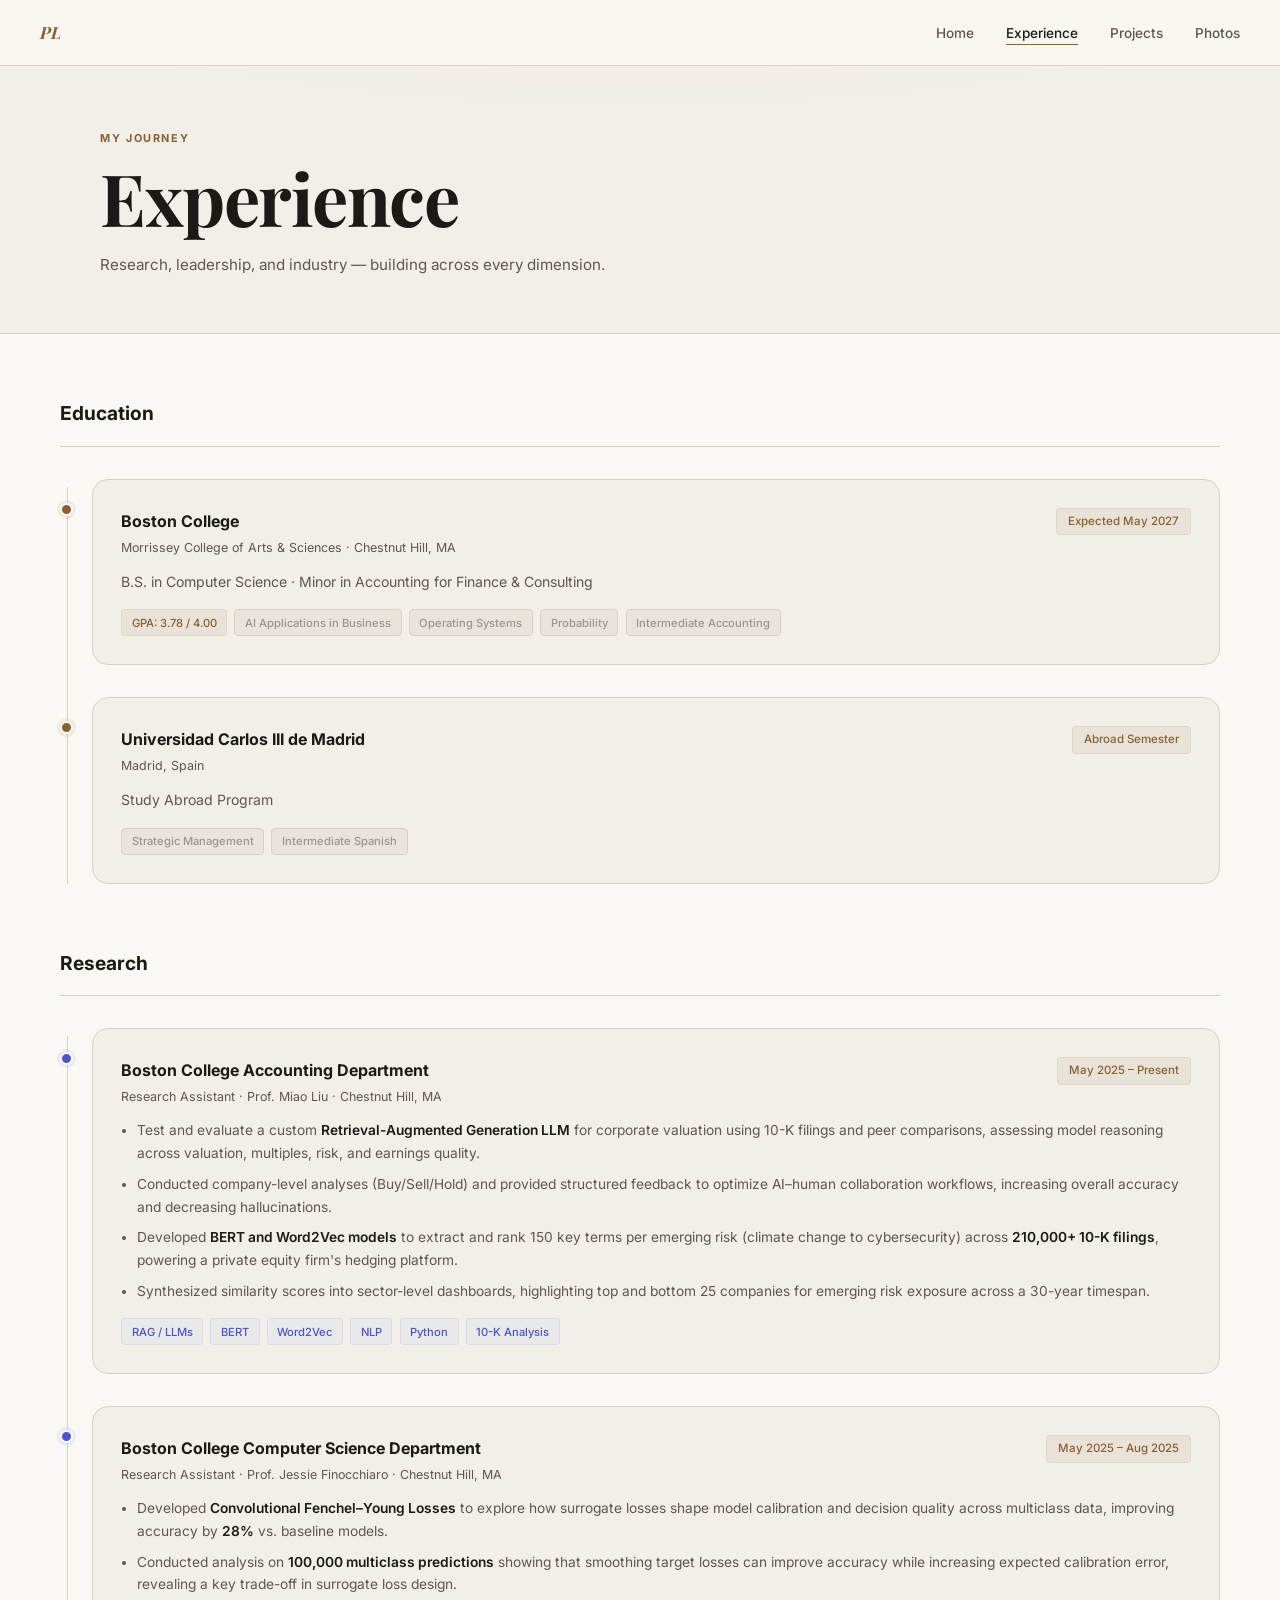
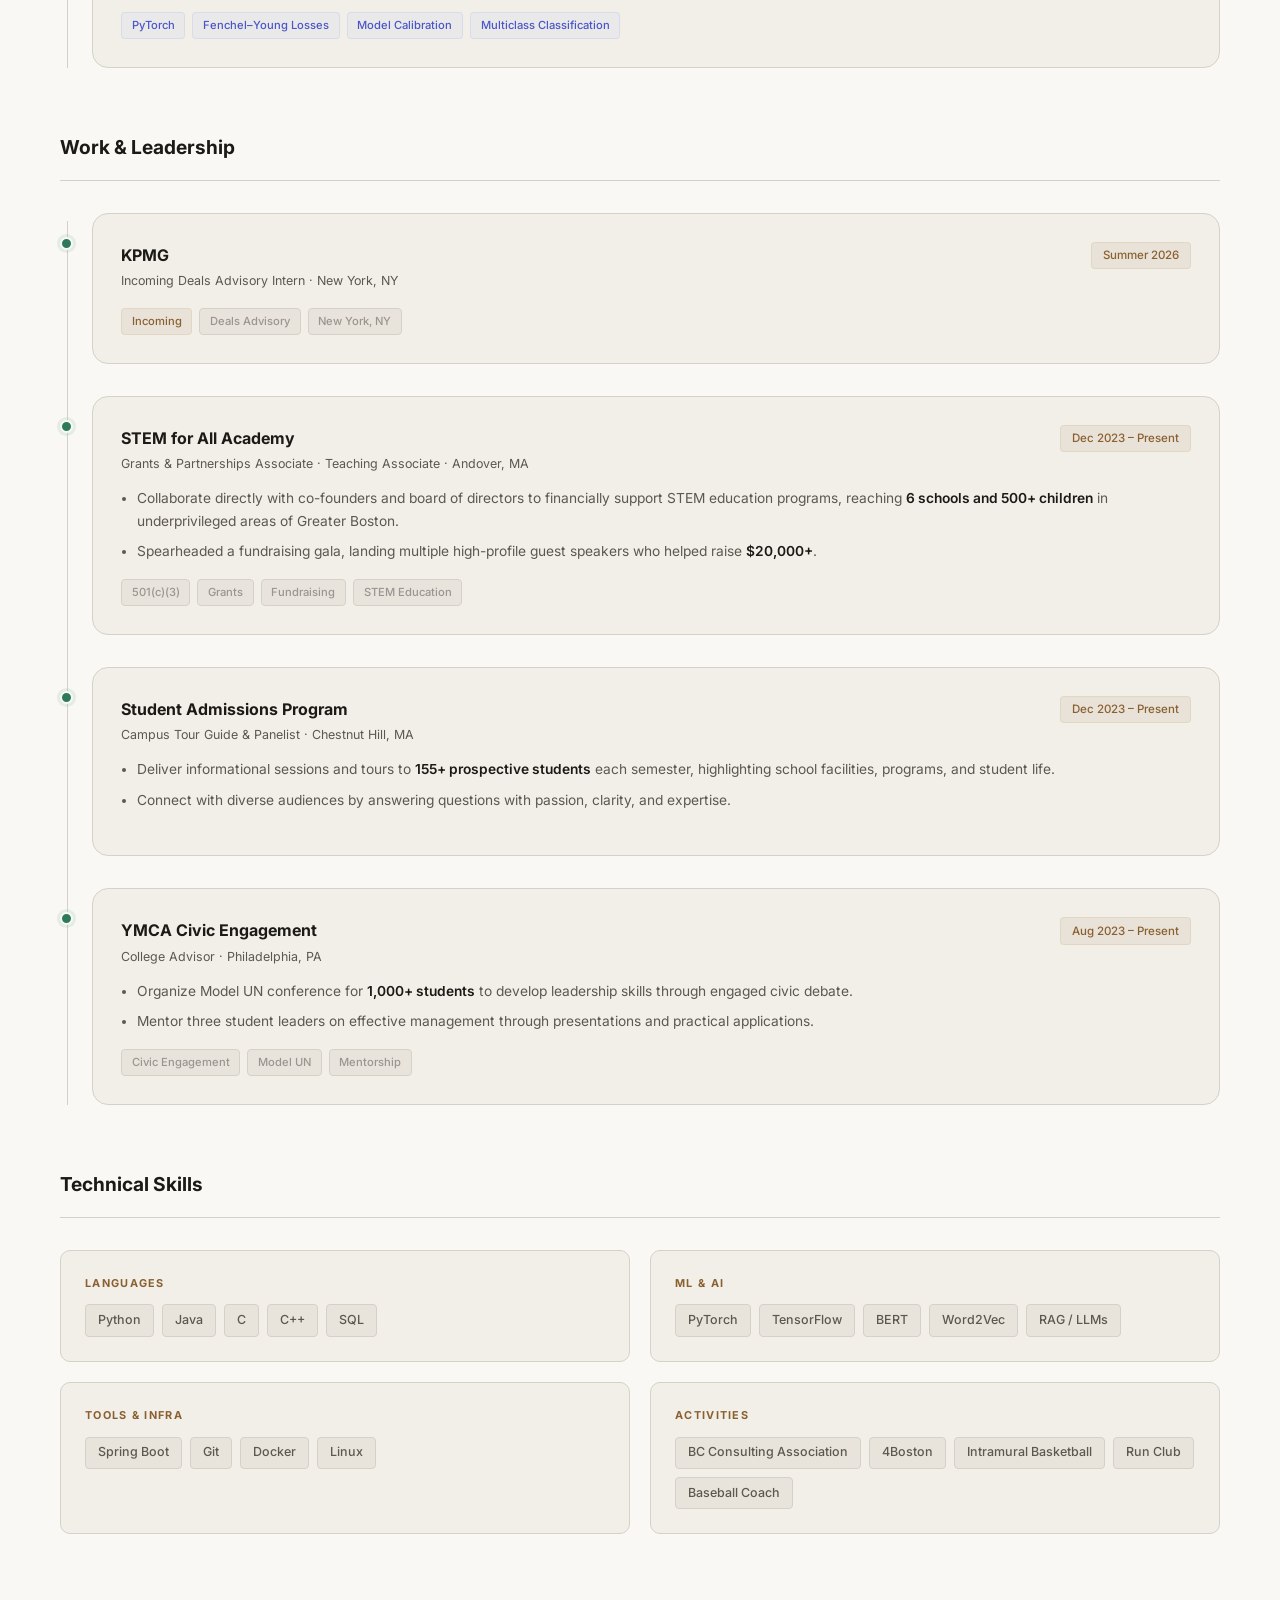
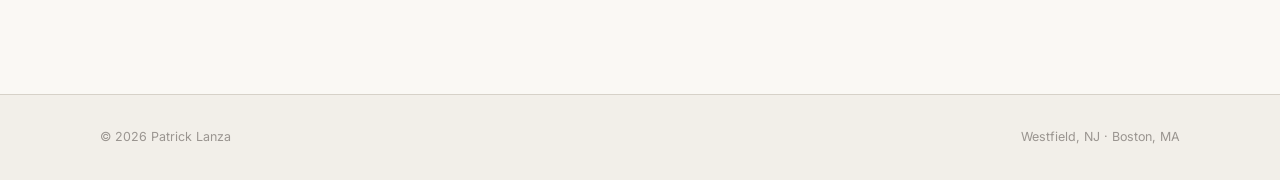
<file: experience.html>
<!DOCTYPE html>
<html lang="en">
<head>
  <meta charset="UTF-8" />
  <meta name="viewport" content="width=device-width, initial-scale=1.0" />
  <title>Experience &mdash; Pat Lanza</title>
  <link rel="stylesheet" href="style.css" />
  <link rel="preconnect" href="https://fonts.googleapis.com" />
  <link rel="preconnect" href="https://fonts.gstatic.com" crossorigin />
  <link href="https://fonts.googleapis.com/css2?family=Inter:wght@300;400;500;600;700&family=Playfair+Display:ital,wght@0,700;1,700&display=swap" rel="stylesheet" />
</head>
<body class="inner-page">

  <!-- Nav -->
  <nav class="nav">
    <a href="index.html" class="nav-logo">PL</a>
    <ul class="nav-links">
      <li><a href="index.html">Home</a></li>
      <li><a href="experience.html" class="active">Experience</a></li>
      <li><a href="projects.html">Projects</a></li>
      <li><a href="photos.html">Photos</a></li>
    </ul>
    <button class="nav-menu-btn" aria-label="Toggle menu">
      <span></span><span></span><span></span>
    </button>
  </nav>

  <!-- Page Hero -->
  <header class="page-hero">
    <div class="container">
      <div class="section-label">My Journey</div>
      <h1 class="page-hero-title">Experience</h1>
      <p class="page-hero-sub">Research, leadership, and industry — building across every dimension.</p>
    </div>
  </header>

  <main class="container exp-main">

    <!-- Education -->
    <section class="exp-section">
      <div class="exp-section-header">
        <h2>Education</h2>
      </div>
      <div class="timeline">

        <div class="timeline-item reveal">
          <div class="timeline-dot"></div>
          <div class="timeline-card">
            <div class="tc-top">
              <div>
                <h3 class="tc-title">Boston College</h3>
                <p class="tc-sub">Morrissey College of Arts &amp; Sciences &middot; Chestnut Hill, MA</p>
              </div>
              <div class="tc-date">Expected May 2027</div>
            </div>
            <p class="tc-degree">B.S. in Computer Science &middot; Minor in Accounting for Finance &amp; Consulting</p>
            <div class="tc-tags">
              <span class="tag tag-accent">GPA: 3.78 / 4.00</span>
              <span class="tag">AI Applications in Business</span>
              <span class="tag">Operating Systems</span>
              <span class="tag">Probability</span>
              <span class="tag">Intermediate Accounting</span>
            </div>
          </div>
        </div>

        <div class="timeline-item reveal">
          <div class="timeline-dot"></div>
          <div class="timeline-card">
            <div class="tc-top">
              <div>
                <h3 class="tc-title">Universidad Carlos III de Madrid</h3>
                <p class="tc-sub">Madrid, Spain</p>
              </div>
              <div class="tc-date">Abroad Semester</div>
            </div>
            <p class="tc-degree">Study Abroad Program</p>
            <div class="tc-tags">
              <span class="tag">Strategic Management</span>
              <span class="tag">Intermediate Spanish</span>
            </div>
          </div>
        </div>

      </div>
    </section>

    <!-- Research -->
    <section class="exp-section">
      <div class="exp-section-header">
        <h2>Research</h2>
      </div>
      <div class="timeline">

        <div class="timeline-item reveal">
          <div class="timeline-dot dot-research"></div>
          <div class="timeline-card">
            <div class="tc-top">
              <div>
                <h3 class="tc-title">Boston College Accounting Department</h3>
                <p class="tc-sub">Research Assistant &middot; Prof. Miao Liu &middot; Chestnut Hill, MA</p>
              </div>
              <div class="tc-date">May 2025 &ndash; Present</div>
            </div>
            <ul class="tc-bullets">
              <li>Test and evaluate a custom <strong>Retrieval-Augmented Generation LLM</strong> for corporate valuation using 10-K filings and peer comparisons, assessing model reasoning across valuation, multiples, risk, and earnings quality.</li>
              <li>Conducted company-level analyses (Buy/Sell/Hold) and provided structured feedback to optimize AI&ndash;human collaboration workflows, increasing overall accuracy and decreasing hallucinations.</li>
              <li>Developed <strong>BERT and Word2Vec models</strong> to extract and rank 150 key terms per emerging risk (climate change to cybersecurity) across <strong>210,000+ 10-K filings</strong>, powering a private equity firm's hedging platform.</li>
              <li>Synthesized similarity scores into sector-level dashboards, highlighting top and bottom 25 companies for emerging risk exposure across a 30-year timespan.</li>
            </ul>
            <div class="tc-tags">
              <span class="tag tag-research">RAG / LLMs</span>
              <span class="tag tag-research">BERT</span>
              <span class="tag tag-research">Word2Vec</span>
              <span class="tag tag-research">NLP</span>
              <span class="tag tag-research">Python</span>
              <span class="tag tag-research">10-K Analysis</span>
            </div>
          </div>
        </div>

        <div class="timeline-item reveal">
          <div class="timeline-dot dot-research"></div>
          <div class="timeline-card">
            <div class="tc-top">
              <div>
                <h3 class="tc-title">Boston College Computer Science Department</h3>
                <p class="tc-sub">Research Assistant &middot; Prof. Jessie Finocchiaro &middot; Chestnut Hill, MA</p>
              </div>
              <div class="tc-date">May 2025 &ndash; Aug 2025</div>
            </div>
            <ul class="tc-bullets">
              <li>Developed <strong>Convolutional Fenchel&ndash;Young Losses</strong> to explore how surrogate losses shape model calibration and decision quality across multiclass data, improving accuracy by <strong>28%</strong> vs. baseline models.</li>
              <li>Conducted analysis on <strong>100,000 multiclass predictions</strong> showing that smoothing target losses can improve accuracy while increasing expected calibration error, revealing a key trade-off in surrogate loss design.</li>
            </ul>
            <div class="tc-tags">
              <span class="tag tag-research">PyTorch</span>
              <span class="tag tag-research">Fenchel&ndash;Young Losses</span>
              <span class="tag tag-research">Model Calibration</span>
              <span class="tag tag-research">Multiclass Classification</span>
            </div>
          </div>
        </div>

      </div>
    </section>

    <!-- Work & Leadership -->
    <section class="exp-section">
      <div class="exp-section-header">
        <h2>Work &amp; Leadership</h2>
      </div>
      <div class="timeline">

        <div class="timeline-item reveal">
          <div class="timeline-dot dot-work"></div>
          <div class="timeline-card">
            <div class="tc-top">
              <div>
                <h3 class="tc-title">KPMG</h3>
                <p class="tc-sub">Incoming Deals Advisory Intern &middot; New York, NY</p>
              </div>
              <div class="tc-date">Summer 2026</div>
            </div>
            <div class="tc-tags">
              <span class="tag tag-accent">Incoming</span>
              <span class="tag">Deals Advisory</span>
              <span class="tag">New York, NY</span>
            </div>
          </div>
        </div>

        <div class="timeline-item reveal">
          <div class="timeline-dot dot-work"></div>
          <div class="timeline-card">
            <div class="tc-top">
              <div>
                <h3 class="tc-title">STEM for All Academy</h3>
                <p class="tc-sub">Grants &amp; Partnerships Associate &middot; Teaching Associate &middot; Andover, MA</p>
              </div>
              <div class="tc-date">Dec 2023 &ndash; Present</div>
            </div>
            <ul class="tc-bullets">
              <li>Collaborate directly with co-founders and board of directors to financially support STEM education programs, reaching <strong>6 schools and 500+ children</strong> in underprivileged areas of Greater Boston.</li>
              <li>Spearheaded a fundraising gala, landing multiple high-profile guest speakers who helped raise <strong>$20,000+</strong>.</li>
            </ul>
            <div class="tc-tags">
              <span class="tag">501(c)(3)</span>
              <span class="tag">Grants</span>
              <span class="tag">Fundraising</span>
              <span class="tag">STEM Education</span>
            </div>
          </div>
        </div>

        <div class="timeline-item reveal">
          <div class="timeline-dot dot-work"></div>
          <div class="timeline-card">
            <div class="tc-top">
              <div>
                <h3 class="tc-title">Student Admissions Program</h3>
                <p class="tc-sub">Campus Tour Guide &amp; Panelist &middot; Chestnut Hill, MA</p>
              </div>
              <div class="tc-date">Dec 2023 &ndash; Present</div>
            </div>
            <ul class="tc-bullets">
              <li>Deliver informational sessions and tours to <strong>155+ prospective students</strong> each semester, highlighting school facilities, programs, and student life.</li>
              <li>Connect with diverse audiences by answering questions with passion, clarity, and expertise.</li>
            </ul>
          </div>
        </div>

        <div class="timeline-item reveal">
          <div class="timeline-dot dot-work"></div>
          <div class="timeline-card">
            <div class="tc-top">
              <div>
                <h3 class="tc-title">YMCA Civic Engagement</h3>
                <p class="tc-sub">College Advisor &middot; Philadelphia, PA</p>
              </div>
              <div class="tc-date">Aug 2023 &ndash; Present</div>
            </div>
            <ul class="tc-bullets">
              <li>Organize Model UN conference for <strong>1,000+ students</strong> to develop leadership skills through engaged civic debate.</li>
              <li>Mentor three student leaders on effective management through presentations and practical applications.</li>
            </ul>
            <div class="tc-tags">
              <span class="tag">Civic Engagement</span>
              <span class="tag">Model UN</span>
              <span class="tag">Mentorship</span>
            </div>
          </div>
        </div>

      </div>
    </section>

    <!-- Skills -->
    <section class="exp-section">
      <div class="exp-section-header">
        <h2>Technical Skills</h2>
      </div>
      <div class="skills-grid reveal">
        <div class="skill-group">
          <div class="skill-group-label">Languages</div>
          <div class="skill-pills">
            <span class="pill">Python</span>
            <span class="pill">Java</span>
            <span class="pill">C</span>
            <span class="pill">C++</span>
            <span class="pill">SQL</span>
          </div>
        </div>
        <div class="skill-group">
          <div class="skill-group-label">ML &amp; AI</div>
          <div class="skill-pills">
            <span class="pill">PyTorch</span>
            <span class="pill">TensorFlow</span>
            <span class="pill">BERT</span>
            <span class="pill">Word2Vec</span>
            <span class="pill">RAG / LLMs</span>
          </div>
        </div>
        <div class="skill-group">
          <div class="skill-group-label">Tools &amp; Infra</div>
          <div class="skill-pills">
            <span class="pill">Spring Boot</span>
            <span class="pill">Git</span>
            <span class="pill">Docker</span>
            <span class="pill">Linux</span>
          </div>
        </div>
        <div class="skill-group">
          <div class="skill-group-label">Activities</div>
          <div class="skill-pills">
            <span class="pill">BC Consulting Association</span>
            <span class="pill">4Boston</span>
            <span class="pill">Intramural Basketball</span>
            <span class="pill">Run Club</span>
            <span class="pill">Baseball Coach</span>
          </div>
        </div>
      </div>
    </section>

  </main>

  <footer class="footer">
    <div class="container footer-inner">
      <span>&copy; 2026 Patrick Lanza</span>
      <span>Westfield, NJ &middot; Boston, MA</span>
    </div>
  </footer>

  <script src="script.js"></script>
</body>
</html>
</file>
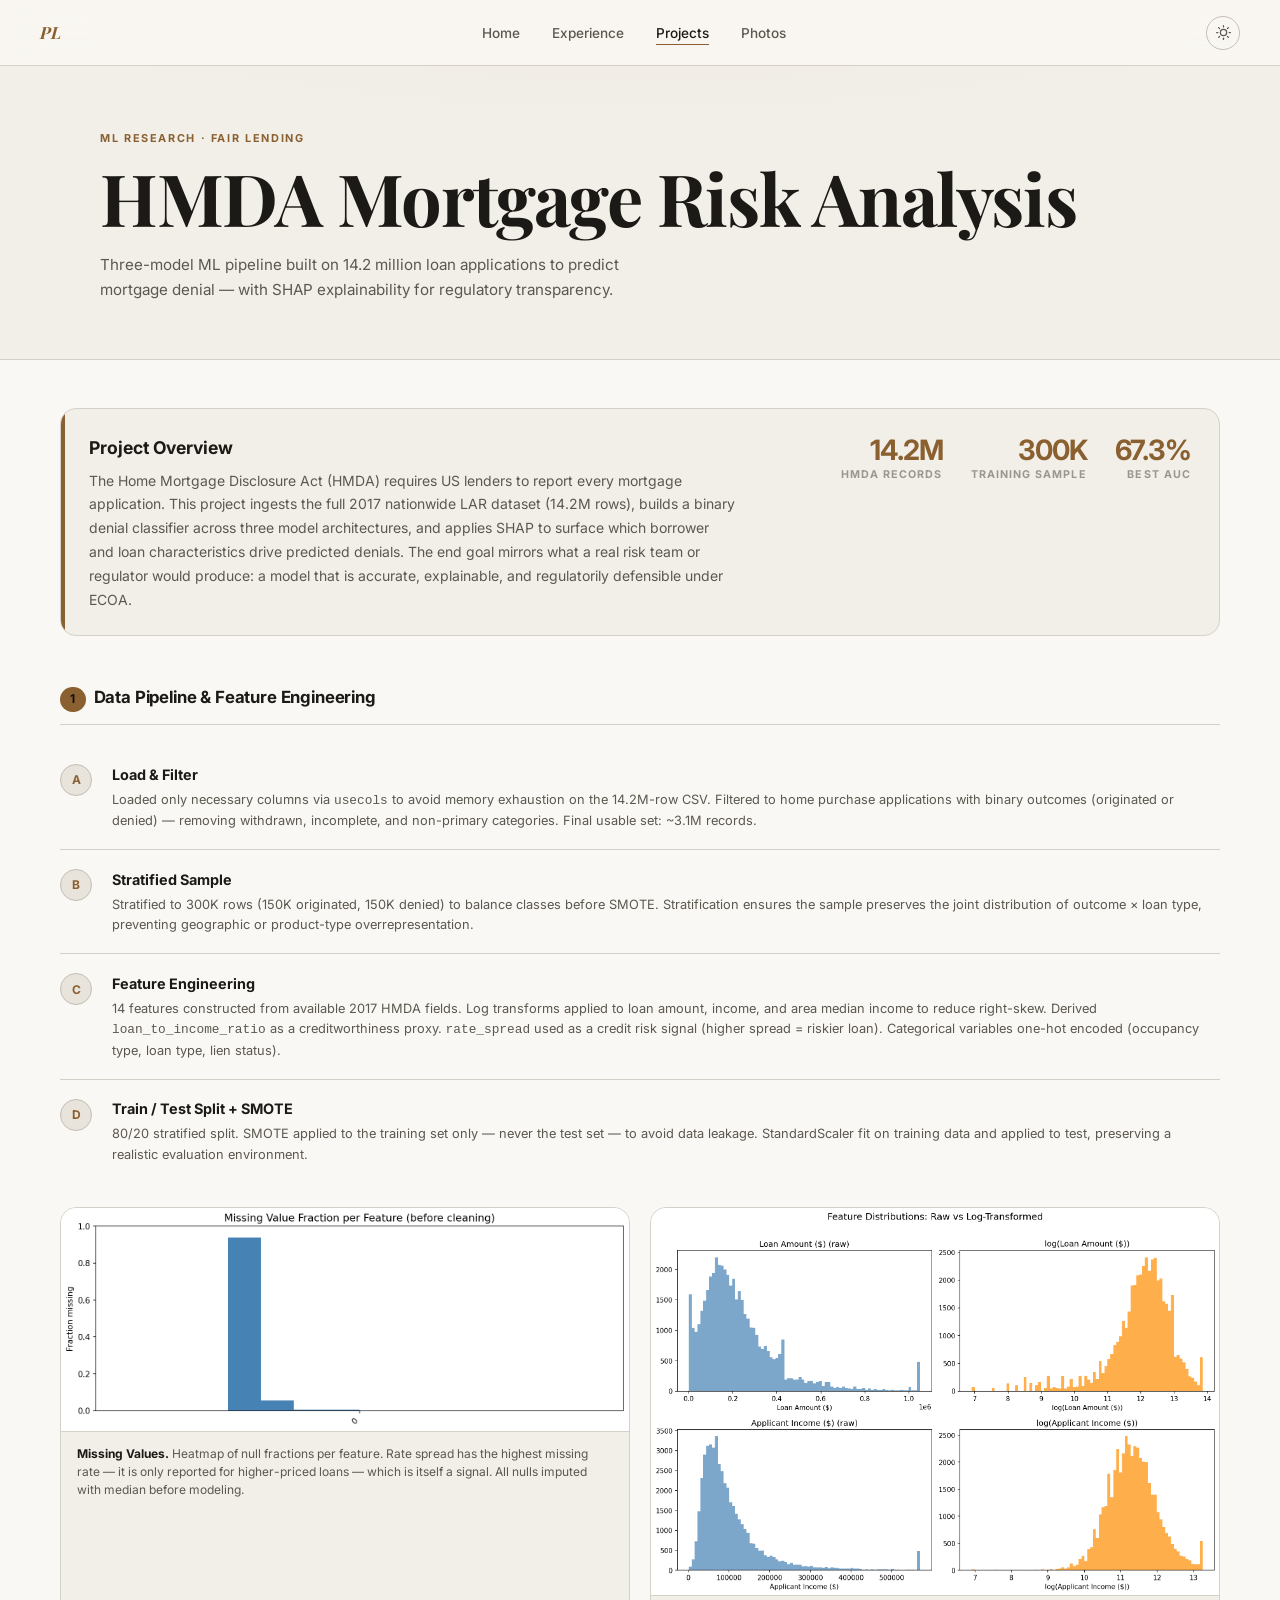
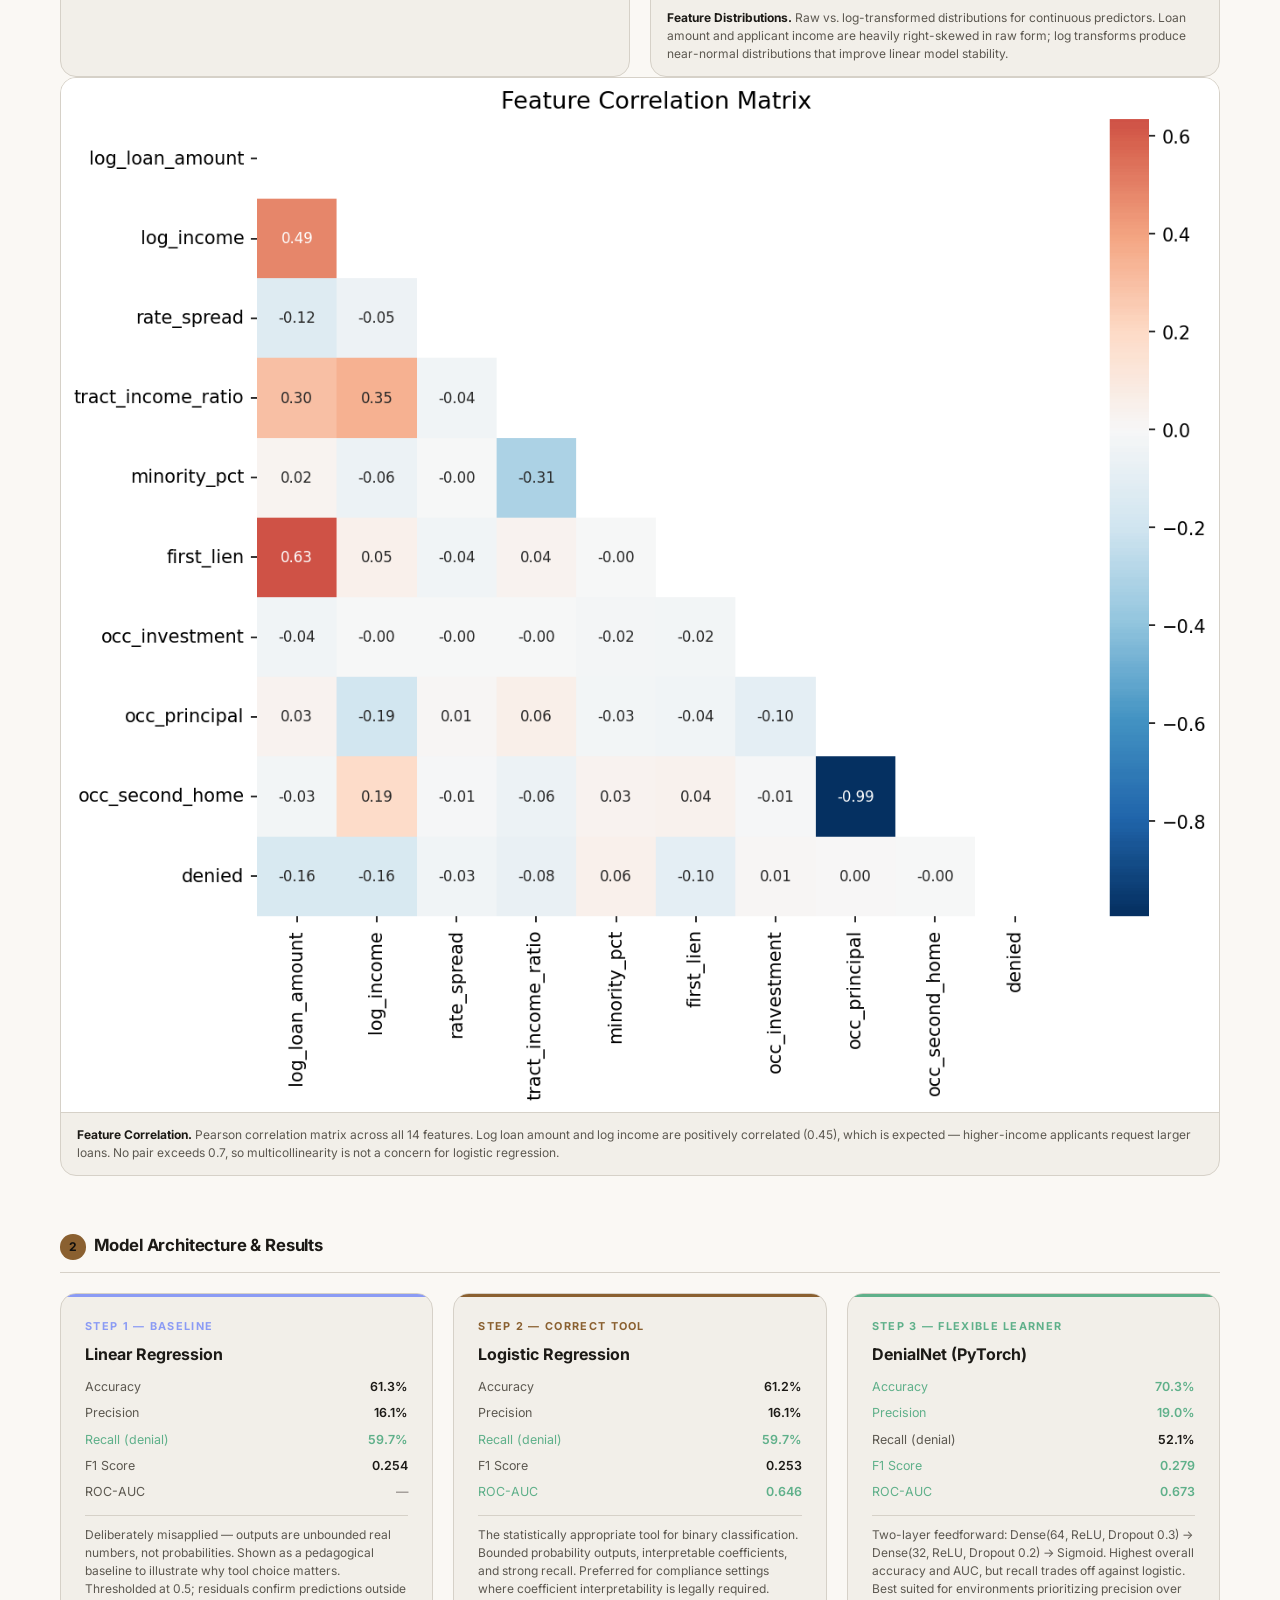
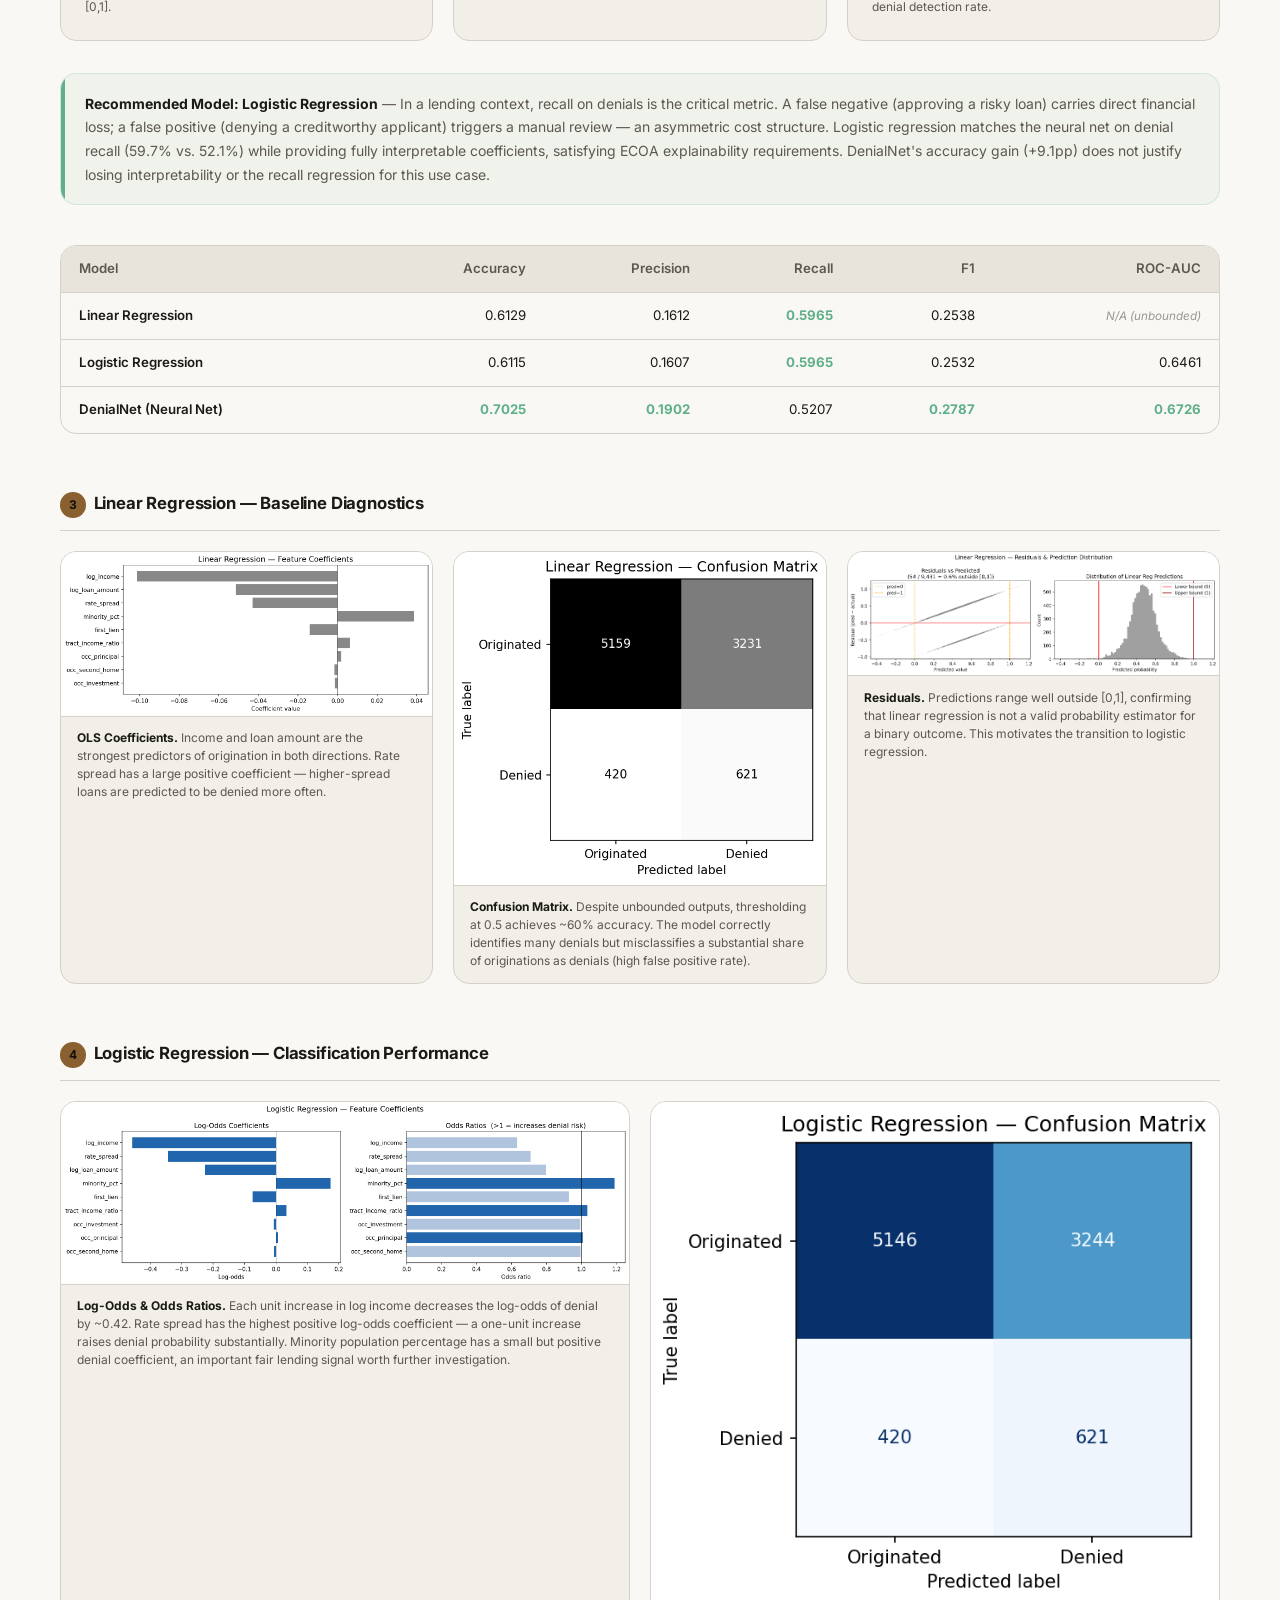
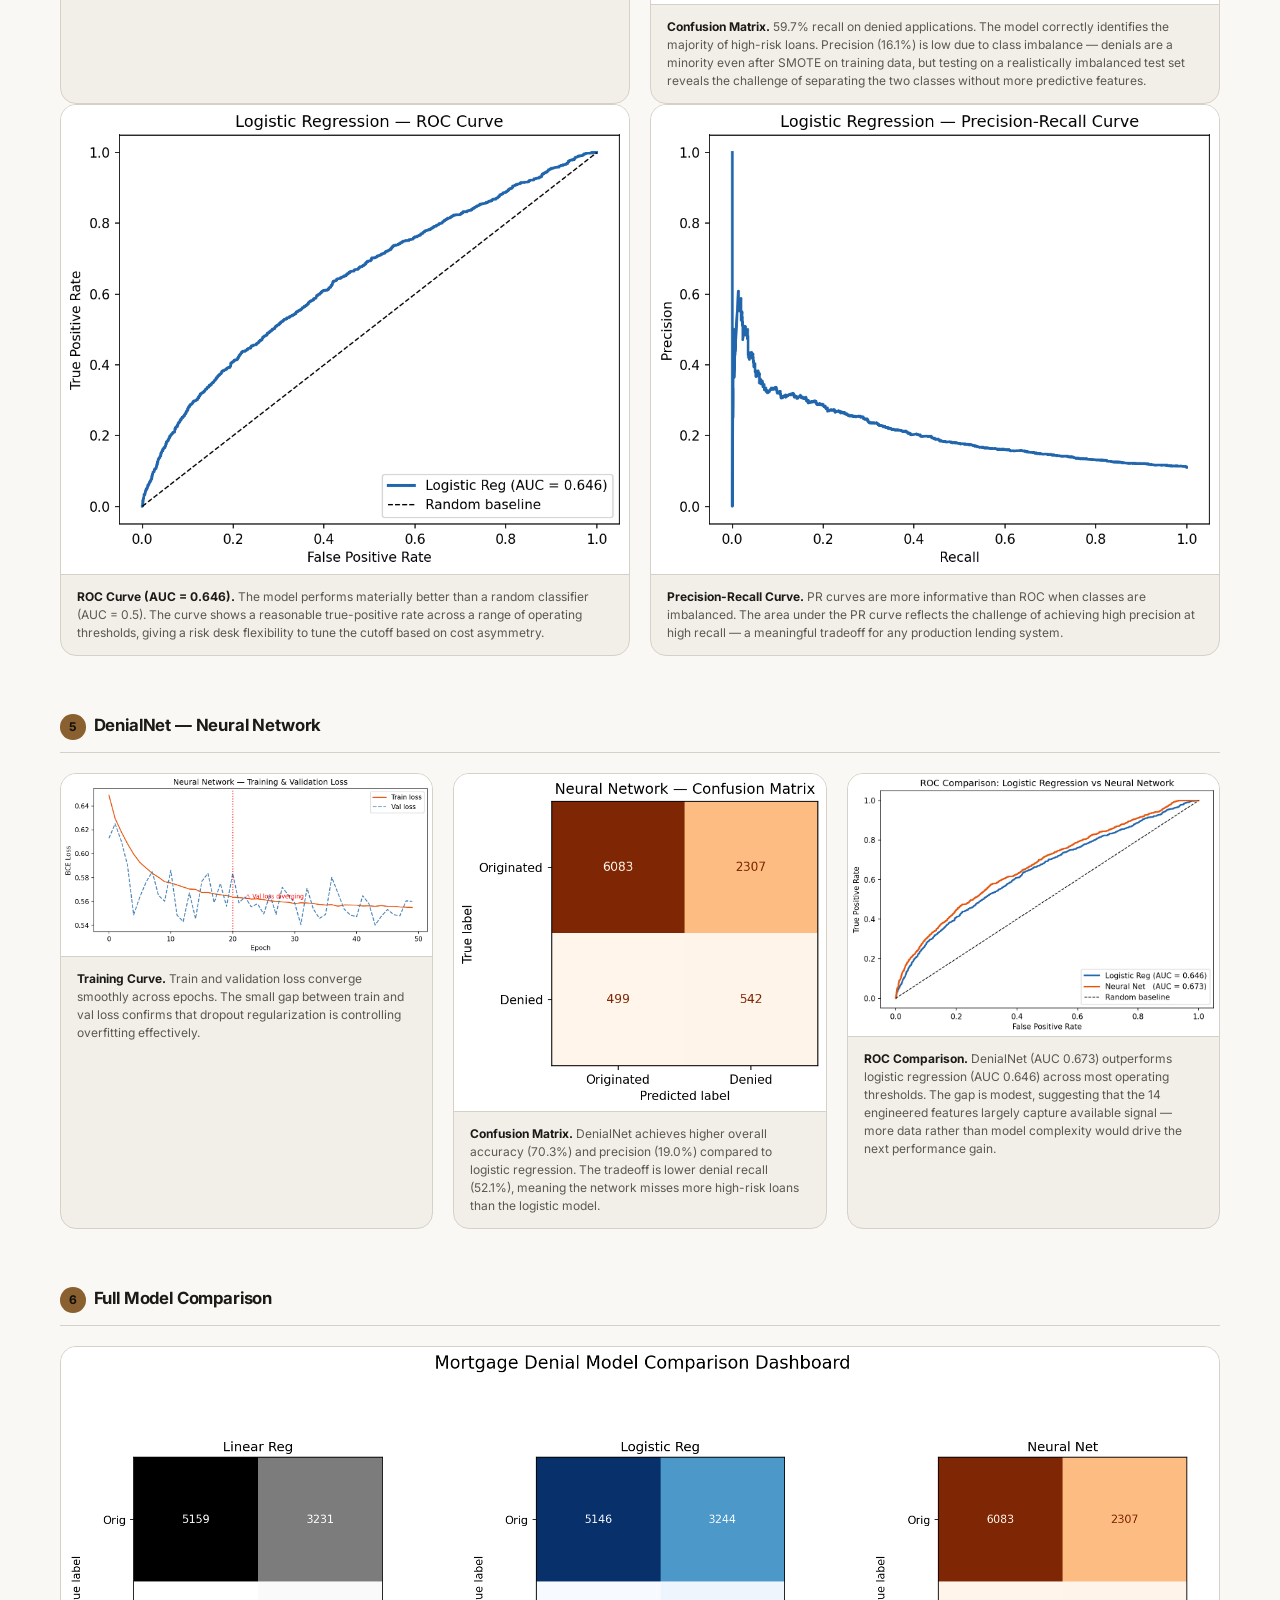
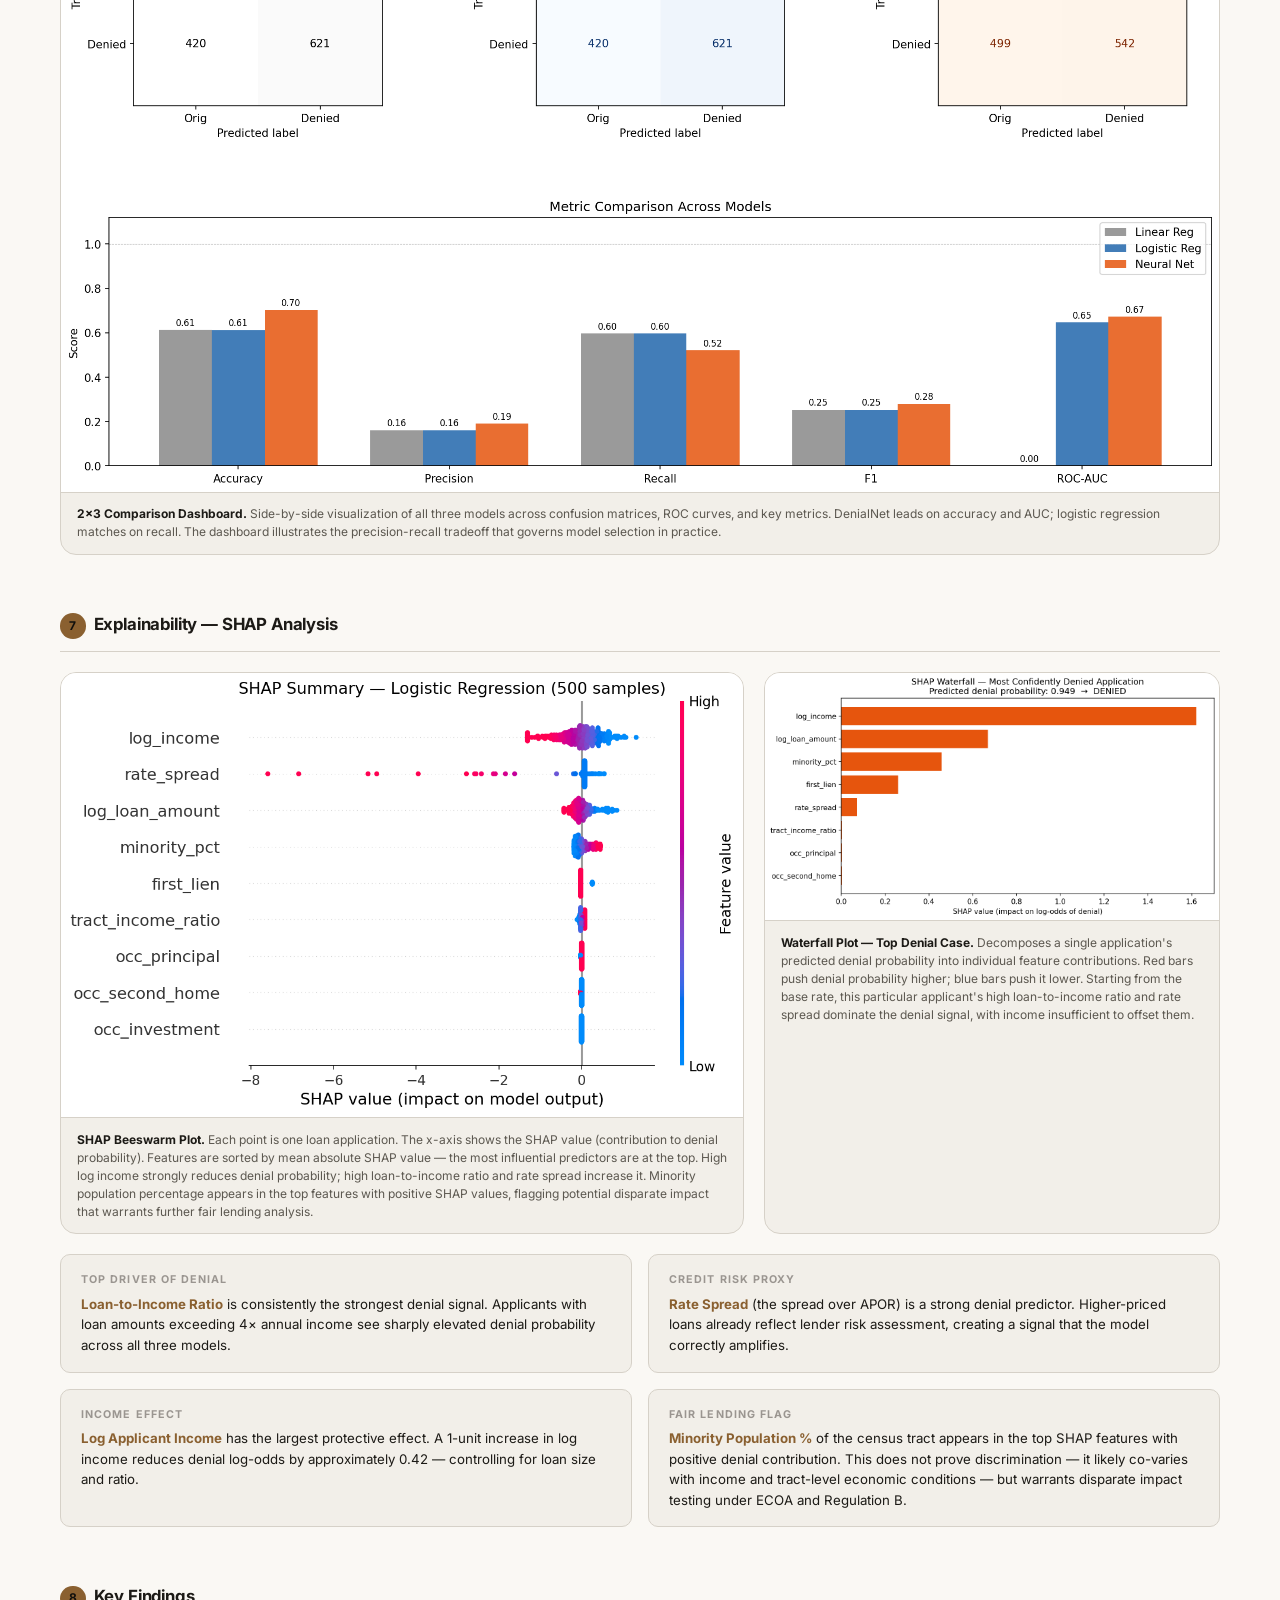
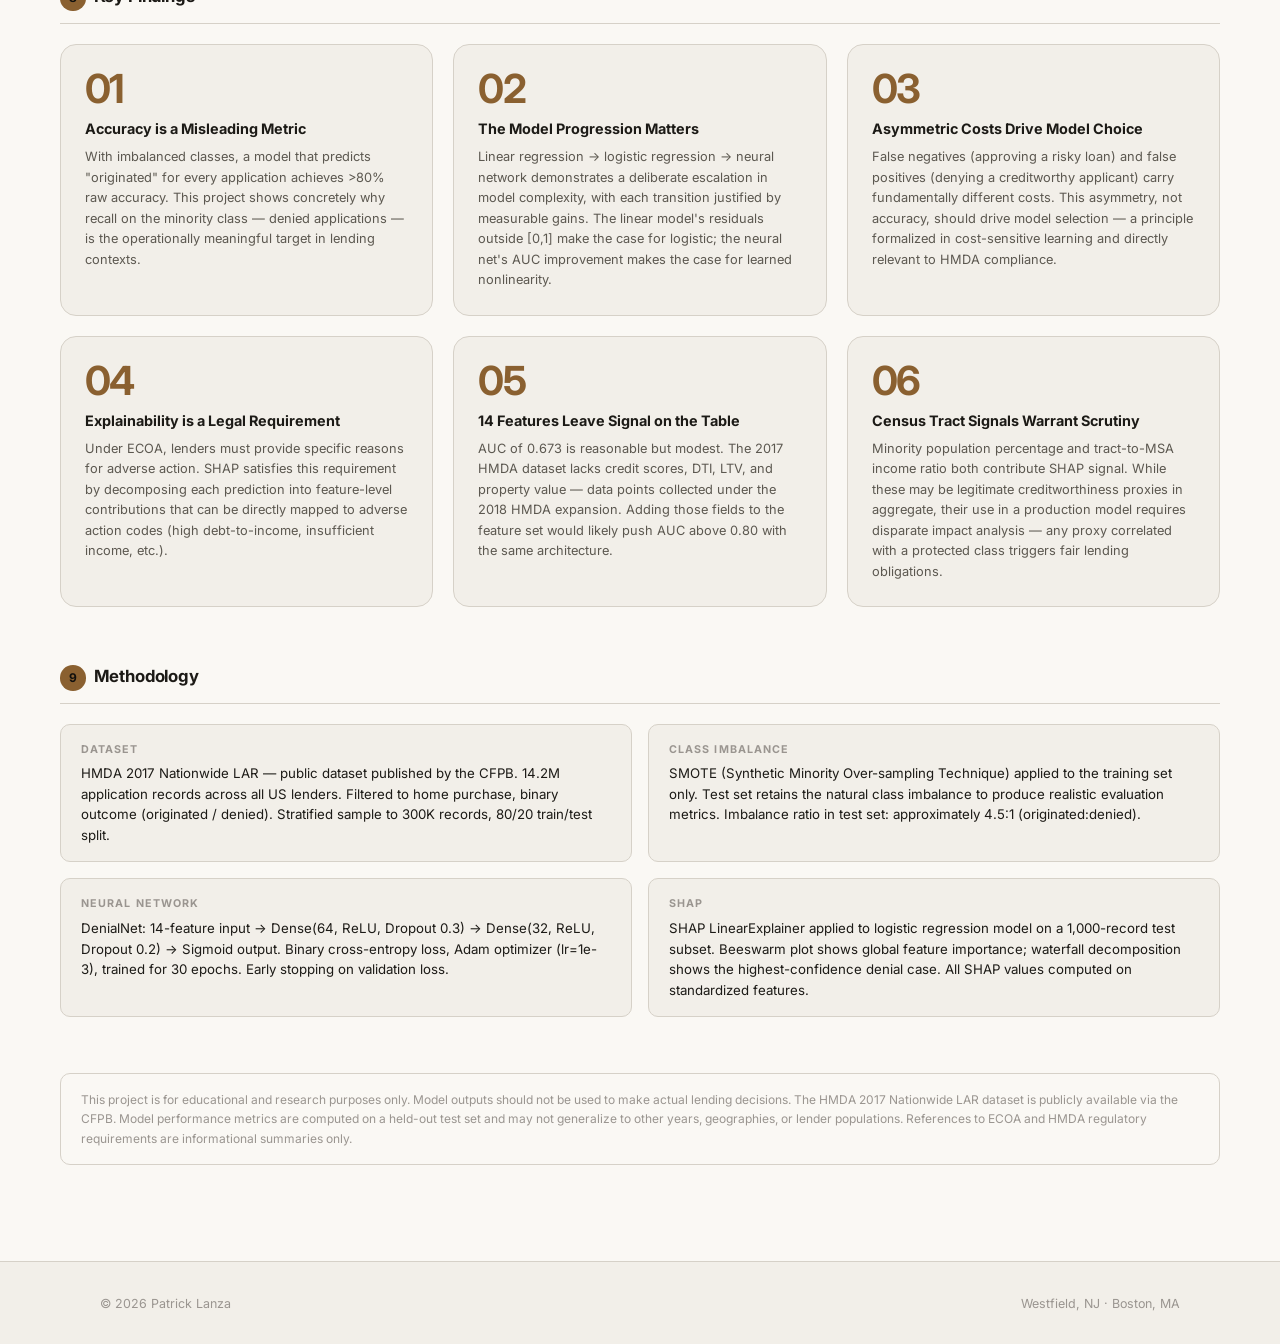
<file: hmda-mortgage.html>
<!DOCTYPE html>
<html lang="en">
<head>
  <meta charset="UTF-8" />
  <meta name="viewport" content="width=device-width, initial-scale=1.0" />
  <title>HMDA Mortgage Risk &mdash; Pat Lanza</title>
  <link rel="stylesheet" href="style.css" />
  <link rel="preconnect" href="https://fonts.googleapis.com" />
  <link rel="preconnect" href="https://fonts.gstatic.com" crossorigin />
  <link href="https://fonts.googleapis.com/css2?family=Inter:wght@300;400;500;600;700&family=Playfair+Display:ital,wght@0,700;1,700&display=swap" rel="stylesheet" />
  <style>
    /* ── HMDA-specific styles ── */
    .hmda-main { padding: 3rem 0 6rem; }

    /* Overview banner */
    .overview-banner {
      display: flex; align-items: flex-start; gap: 2rem;
      padding: 1.5rem 1.75rem;
      background: var(--surface);
      border: 1px solid var(--border);
      border-radius: var(--radius-lg);
      margin-bottom: 3rem;
      position: relative; overflow: hidden;
    }
    .overview-banner::before {
      content: '';
      position: absolute; left: 0; top: 0; bottom: 0; width: 4px;
      background: var(--accent); border-radius: 4px 0 0 4px;
    }
    .overview-banner-body { flex: 1; }
    .overview-banner-body h2 {
      font-size: 1.1rem; font-weight: 700; margin-bottom: 0.4rem;
    }
    .overview-banner-body p { font-size: 0.875rem; color: var(--text2); line-height: 1.7; max-width: 72ch; }
    .overview-stats {
      display: flex; gap: 1.75rem; flex-shrink: 0; align-items: flex-start;
      padding-top: 0.15rem;
    }
    .ov-stat { display: flex; flex-direction: column; gap: 0.15rem; text-align: right; }
    .ov-stat-val { font-size: 1.75rem; font-weight: 700; letter-spacing: -0.04em; color: var(--accent); line-height: 1; }
    .ov-stat-lbl { font-size: 0.67rem; font-weight: 700; letter-spacing: 0.1em; text-transform: uppercase; color: var(--text3); }

    /* Section */
    .hmda-section { margin-bottom: 3.5rem; }
    .hmda-section-title {
      font-size: 1.05rem; font-weight: 700; letter-spacing: -0.01em;
      margin-bottom: 1.25rem; padding-bottom: 0.75rem;
      border-bottom: 1px solid var(--border);
    }
    .hmda-section-title .sec-num {
      display: inline-flex; align-items: center; justify-content: center;
      width: 1.6rem; height: 1.6rem;
      background: var(--accent); color: #100f0d;
      border-radius: 50%; font-size: 0.75rem; font-weight: 700;
      margin-right: 0.5rem; flex-shrink: 0;
    }

    /* Model cards */
    .model-grid {
      display: grid; grid-template-columns: repeat(3,1fr); gap: 1.25rem;
      margin-bottom: 2rem;
    }
    .model-card {
      background: var(--surface);
      border: 1px solid var(--border);
      border-radius: var(--radius-lg);
      padding: 1.5rem;
      display: flex; flex-direction: column; gap: 0.6rem;
      position: relative; overflow: hidden;
      transition: border-color var(--transition), transform var(--transition), box-shadow var(--transition);
    }
    .model-card:hover {
      transform: translateY(-3px);
      box-shadow: 0 10px 36px rgba(0,0,0,0.3);
    }
    .model-card::before {
      content: ''; position: absolute; top: 0; left: 0; right: 0; height: 3px;
    }
    .card-linear::before  { background: #8b9bf4; }
    .card-logistic::before { background: var(--accent); }
    .card-nn::before      { background: #5fb08a; }
    .card-linear:hover   { border-color: rgba(139,155,244,0.3); }
    .card-logistic:hover { border-color: rgba(200,169,110,0.3); }
    .card-nn:hover       { border-color: rgba(95,176,138,0.3); }

    .model-label {
      font-size: 0.68rem; font-weight: 700; letter-spacing: 0.12em; text-transform: uppercase;
    }
    .lbl-linear  { color: #8b9bf4; }
    .lbl-logistic { color: var(--accent); }
    .lbl-nn      { color: #5fb08a; }

    .model-name { font-size: 1rem; font-weight: 700; line-height: 1.2; }
    .model-verdict {
      font-size: 0.75rem; color: var(--text2);
      border-top: 1px solid var(--border); padding-top: 0.6rem; margin-top: 0.2rem;
      line-height: 1.5;
    }

    .metrics-list { display: flex; flex-direction: column; gap: 0.35rem; margin-top: 0.2rem; }
    .metric-row { display: flex; justify-content: space-between; font-size: 0.78rem; }
    .metric-row span:first-child { color: var(--text2); }
    .metric-row span:last-child { font-weight: 600; color: var(--text); }
    .metric-best { color: #5fb08a !important; }
    .metric-worst { color: var(--text3) !important; }

    /* Winner callout */
    .winner-callout {
      background: rgba(95,176,138,0.07);
      border: 1px solid rgba(95,176,138,0.2);
      border-radius: var(--radius-lg);
      padding: 1.1rem 1.5rem;
      margin-bottom: 2.5rem;
      font-size: 0.875rem;
      line-height: 1.7;
      color: var(--text2);
      position: relative; overflow: hidden;
    }
    .winner-callout::before {
      content: '';
      position: absolute; left: 0; top: 0; bottom: 0; width: 4px;
      background: #5fb08a;
    }
    .winner-callout strong { color: var(--text); }

    /* Chart grid */
    .chart-grid-2 {
      display: grid; grid-template-columns: 1fr 1fr; gap: 1.25rem;
    }
    .chart-grid-3 {
      display: grid; grid-template-columns: 1fr 1fr 1fr; gap: 1.25rem;
    }
    .chart-full { margin-bottom: 1.25rem; }
    .chart-card {
      background: var(--surface);
      border: 1px solid var(--border);
      border-radius: var(--radius-lg);
      overflow: hidden;
      transition: border-color var(--transition);
    }
    .chart-card:hover { border-color: var(--border2); }
    .chart-card img {
      width: 100%; display: block;
    }
    .chart-caption {
      padding: 0.8rem 1rem;
      font-size: 0.75rem; color: var(--text2);
      line-height: 1.5;
      border-top: 1px solid var(--border);
    }
    .chart-caption strong { color: var(--text); }

    /* Key findings */
    .findings-grid {
      display: grid; grid-template-columns: repeat(3,1fr); gap: 1.25rem;
    }
    .finding-card {
      background: var(--surface);
      border: 1px solid var(--border);
      border-radius: var(--radius-lg);
      padding: 1.5rem;
    }
    .finding-num {
      font-size: 2.5rem; font-weight: 700; letter-spacing: -0.04em;
      line-height: 1; color: var(--accent); margin-bottom: 0.5rem;
    }
    .finding-title { font-size: 0.9rem; font-weight: 700; margin-bottom: 0.4rem; }
    .finding-body { font-size: 0.8rem; color: var(--text2); line-height: 1.6; }

    /* SHAP section */
    .shap-grid {
      display: grid; grid-template-columns: 3fr 2fr; gap: 1.25rem;
    }

    /* Insights strip */
    .insights-strip {
      display: grid; grid-template-columns: repeat(2,1fr); gap: 1rem;
      margin-bottom: 1.25rem;
    }
    .insight-item {
      background: var(--surface);
      border: 1px solid var(--border);
      border-radius: var(--radius);
      padding: 1rem 1.25rem;
    }
    .insight-label {
      font-size: 0.67rem; font-weight: 700; letter-spacing: 0.1em;
      text-transform: uppercase; color: var(--text3); margin-bottom: 0.3rem;
    }
    .insight-text { font-size: 0.83rem; color: var(--text); line-height: 1.55; }
    .insight-text strong { color: var(--accent); }

    /* Data pipeline */
    .pipeline-steps {
      display: flex; flex-direction: column; gap: 0; counter-reset: pipeline-step;
    }
    .pipeline-step {
      display: flex; gap: 1.25rem;
      padding: 1.1rem 0;
      border-bottom: 1px solid var(--border);
    }
    .pipeline-step:last-child { border-bottom: none; }
    .step-num {
      width: 2rem; height: 2rem; border-radius: 50%; flex-shrink: 0;
      background: var(--surface2); border: 1px solid var(--border2);
      display: flex; align-items: center; justify-content: center;
      font-size: 0.75rem; font-weight: 700; color: var(--accent);
      margin-top: 0.1rem;
    }
    .step-body { flex: 1; }
    .step-title { font-size: 0.9rem; font-weight: 700; margin-bottom: 0.2rem; }
    .step-desc { font-size: 0.8rem; color: var(--text2); line-height: 1.6; }

    /* Metrics table */
    .metrics-table-wrap { overflow-x: auto; border-radius: var(--radius-lg); border: 1px solid var(--border); }
    table.metrics-table {
      width: 100%; border-collapse: collapse; font-size: 0.83rem;
    }
    .metrics-table thead th {
      background: var(--surface2); padding: 0.75rem 1.1rem;
      text-align: right; font-weight: 600; color: var(--text2);
      border-bottom: 1px solid var(--border); white-space: nowrap;
    }
    .metrics-table thead th:first-child { text-align: left; }
    .metrics-table tbody tr { border-bottom: 1px solid var(--border); transition: background var(--transition); }
    .metrics-table tbody tr:last-child { border-bottom: none; }
    .metrics-table tbody tr:hover { background: var(--surface2); }
    .metrics-table td { padding: 0.75rem 1.1rem; text-align: right; color: var(--text); }
    .metrics-table td:first-child { text-align: left; font-weight: 600; color: var(--text); }
    .metrics-table td.best { color: #5fb08a; font-weight: 700; }
    .metrics-table td.note { font-size: 0.73rem; color: var(--text3); font-style: italic; }

    /* Disclaimer */
    .disclaimer {
      font-size: 0.75rem; color: var(--text3); line-height: 1.6;
      padding: 1rem 1.25rem;
      border: 1px solid var(--border); border-radius: var(--radius);
      margin-top: 3rem;
    }

    @media (max-width: 900px) {
      .model-grid { grid-template-columns: 1fr; }
      .chart-grid-2, .chart-grid-3 { grid-template-columns: 1fr; }
      .findings-grid { grid-template-columns: repeat(2,1fr); }
      .shap-grid { grid-template-columns: 1fr; }
      .insights-strip { grid-template-columns: 1fr; }
      .overview-stats { flex-direction: row; flex-wrap: wrap; gap: 1rem; }
      .overview-banner { flex-direction: column; gap: 1.25rem; }
    }
    @media (max-width: 600px) {
      .findings-grid { grid-template-columns: 1fr; }
    }
  </style>
</head>
<body class="inner-page">

  <!-- Nav -->
  <nav class="nav">
    <a href="index.html" class="nav-logo">PL</a>
    <ul class="nav-links">
      <li><a href="index.html">Home</a></li>
      <li><a href="experience.html">Experience</a></li>
      <li><a href="projects.html" class="active">Projects</a></li>
      <li><a href="photos.html">Photos</a></li>
    </ul>
    <div class="nav-right">
      <button class="theme-toggle" aria-label="Toggle theme">
        <svg class="icon-sun" viewBox="0 0 24 24" fill="none" stroke-width="2" stroke-linecap="round"><circle cx="12" cy="12" r="5"/><line x1="12" y1="1" x2="12" y2="3"/><line x1="12" y1="21" x2="12" y2="23"/><line x1="4.22" y1="4.22" x2="5.64" y2="5.64"/><line x1="18.36" y1="18.36" x2="19.78" y2="19.78"/><line x1="1" y1="12" x2="3" y2="12"/><line x1="21" y1="12" x2="23" y2="12"/><line x1="4.22" y1="19.78" x2="5.64" y2="18.36"/><line x1="18.36" y1="5.64" x2="19.78" y2="4.22"/></svg>
        <svg class="icon-moon" viewBox="0 0 24 24" fill="none" stroke-width="2" stroke-linecap="round"><path d="M21 12.79A9 9 0 1 1 11.21 3 7 7 0 0 0 21 12.79z"/></svg>
      </button>
      <button class="nav-menu-btn" aria-label="Toggle menu">
        <span></span><span></span><span></span>
      </button>
    </div>
  </nav>

  <!-- Page Hero -->
  <header class="page-hero">
    <div class="container">
      <div class="section-label">ML Research &middot; Fair Lending</div>
      <h1 class="page-hero-title">HMDA Mortgage Risk Analysis</h1>
      <p class="page-hero-sub">Three-model ML pipeline built on 14.2 million loan applications to predict mortgage denial — with SHAP explainability for regulatory transparency.</p>
    </div>
  </header>

  <main class="container hmda-main">

    <!-- Overview banner -->
    <div class="overview-banner reveal">
      <div class="overview-banner-body">
        <h2>Project Overview</h2>
        <p>The Home Mortgage Disclosure Act (HMDA) requires US lenders to report every mortgage application. This project ingests the full 2017 nationwide LAR dataset (14.2M rows), builds a binary denial classifier across three model architectures, and applies SHAP to surface which borrower and loan characteristics drive predicted denials. The end goal mirrors what a real risk team or regulator would produce: a model that is accurate, explainable, and regulatorily defensible under ECOA.</p>
      </div>
      <div class="overview-stats">
        <div class="ov-stat">
          <div class="ov-stat-val">14.2M</div>
          <div class="ov-stat-lbl">HMDA Records</div>
        </div>
        <div class="ov-stat">
          <div class="ov-stat-val">300K</div>
          <div class="ov-stat-lbl">Training Sample</div>
        </div>
        <div class="ov-stat">
          <div class="ov-stat-val">67.3%</div>
          <div class="ov-stat-lbl">Best AUC</div>
        </div>
      </div>
    </div>

    <!-- 1. Data Pipeline -->
    <section class="hmda-section reveal">
      <div class="hmda-section-title"><span class="sec-num">1</span>Data Pipeline &amp; Feature Engineering</div>
      <div class="pipeline-steps">
        <div class="pipeline-step">
          <div class="step-num">A</div>
          <div class="step-body">
            <div class="step-title">Load &amp; Filter</div>
            <div class="step-desc">Loaded only necessary columns via <code>usecols</code> to avoid memory exhaustion on the 14.2M-row CSV. Filtered to home purchase applications with binary outcomes (originated or denied) — removing withdrawn, incomplete, and non-primary categories. Final usable set: ~3.1M records.</div>
          </div>
        </div>
        <div class="pipeline-step">
          <div class="step-num">B</div>
          <div class="step-body">
            <div class="step-title">Stratified Sample</div>
            <div class="step-desc">Stratified to 300K rows (150K originated, 150K denied) to balance classes before SMOTE. Stratification ensures the sample preserves the joint distribution of outcome &times; loan type, preventing geographic or product-type overrepresentation.</div>
          </div>
        </div>
        <div class="pipeline-step">
          <div class="step-num">C</div>
          <div class="step-body">
            <div class="step-title">Feature Engineering</div>
            <div class="step-desc">14 features constructed from available 2017 HMDA fields. Log transforms applied to loan amount, income, and area median income to reduce right-skew. Derived <code>loan_to_income_ratio</code> as a creditworthiness proxy. <code>rate_spread</code> used as a credit risk signal (higher spread = riskier loan). Categorical variables one-hot encoded (occupancy type, loan type, lien status).</div>
          </div>
        </div>
        <div class="pipeline-step">
          <div class="step-num">D</div>
          <div class="step-body">
            <div class="step-title">Train / Test Split + SMOTE</div>
            <div class="step-desc">80/20 stratified split. SMOTE applied to the training set only — never the test set — to avoid data leakage. StandardScaler fit on training data and applied to test, preserving a realistic evaluation environment.</div>
          </div>
        </div>
      </div>

      <div class="chart-grid-2" style="margin-top:1.5rem;">
        <div class="chart-card">
          <img src="assets/01_null_heatmap.png" alt="Null value heatmap" />
          <div class="chart-caption"><strong>Missing Values.</strong> Heatmap of null fractions per feature. Rate spread has the highest missing rate — it is only reported for higher-priced loans — which is itself a signal. All nulls imputed with median before modeling.</div>
        </div>
        <div class="chart-card">
          <img src="assets/03_feature_distributions.png" alt="Feature distributions" />
          <div class="chart-caption"><strong>Feature Distributions.</strong> Raw vs. log-transformed distributions for continuous predictors. Loan amount and applicant income are heavily right-skewed in raw form; log transforms produce near-normal distributions that improve linear model stability.</div>
        </div>
      </div>
      <div class="chart-full">
        <div class="chart-card">
          <img src="assets/02_correlation_matrix.png" alt="Feature correlation matrix" />
          <div class="chart-caption"><strong>Feature Correlation.</strong> Pearson correlation matrix across all 14 features. Log loan amount and log income are positively correlated (0.45), which is expected — higher-income applicants request larger loans. No pair exceeds 0.7, so multicollinearity is not a concern for logistic regression.</div>
        </div>
      </div>
    </section>

    <!-- 2. Models -->
    <section class="hmda-section reveal">
      <div class="hmda-section-title"><span class="sec-num">2</span>Model Architecture &amp; Results</div>

      <div class="model-grid">

        <!-- Linear Regression -->
        <div class="model-card card-linear">
          <div class="model-label lbl-linear">Step 1 &mdash; Baseline</div>
          <div class="model-name">Linear Regression</div>
          <div class="metrics-list">
            <div class="metric-row"><span>Accuracy</span><span>61.3%</span></div>
            <div class="metric-row"><span>Precision</span><span>16.1%</span></div>
            <div class="metric-row"><span class="metric-best">Recall (denial)</span><span class="metric-best">59.7%</span></div>
            <div class="metric-row"><span>F1 Score</span><span>0.254</span></div>
            <div class="metric-row"><span>ROC-AUC</span><span class="metric-worst">&mdash;</span></div>
          </div>
          <div class="model-verdict">Deliberately misapplied — outputs are unbounded real numbers, not probabilities. Shown as a pedagogical baseline to illustrate why tool choice matters. Thresholded at 0.5; residuals confirm predictions outside [0,1].</div>
        </div>

        <!-- Logistic Regression -->
        <div class="model-card card-logistic">
          <div class="model-label lbl-logistic">Step 2 &mdash; Correct Tool</div>
          <div class="model-name">Logistic Regression</div>
          <div class="metrics-list">
            <div class="metric-row"><span>Accuracy</span><span>61.2%</span></div>
            <div class="metric-row"><span>Precision</span><span>16.1%</span></div>
            <div class="metric-row"><span class="metric-best">Recall (denial)</span><span class="metric-best">59.7%</span></div>
            <div class="metric-row"><span>F1 Score</span><span>0.253</span></div>
            <div class="metric-row"><span class="metric-best">ROC-AUC</span><span class="metric-best">0.646</span></div>
          </div>
          <div class="model-verdict">The statistically appropriate tool for binary classification. Bounded probability outputs, interpretable coefficients, and strong recall. Preferred for compliance settings where coefficient interpretability is legally required.</div>
        </div>

        <!-- Neural Net -->
        <div class="model-card card-nn">
          <div class="model-label lbl-nn">Step 3 &mdash; Flexible Learner</div>
          <div class="model-name">DenialNet (PyTorch)</div>
          <div class="metrics-list">
            <div class="metric-row"><span class="metric-best">Accuracy</span><span class="metric-best">70.3%</span></div>
            <div class="metric-row"><span class="metric-best">Precision</span><span class="metric-best">19.0%</span></div>
            <div class="metric-row"><span>Recall (denial)</span><span>52.1%</span></div>
            <div class="metric-row"><span class="metric-best">F1 Score</span><span class="metric-best">0.279</span></div>
            <div class="metric-row"><span class="metric-best">ROC-AUC</span><span class="metric-best">0.673</span></div>
          </div>
          <div class="model-verdict">Two-layer feedforward: Dense(64, ReLU, Dropout 0.3) &rarr; Dense(32, ReLU, Dropout 0.2) &rarr; Sigmoid. Highest overall accuracy and AUC, but recall trades off against logistic. Best suited for environments prioritizing precision over denial detection rate.</div>
        </div>

      </div>

      <!-- Winner callout -->
      <div class="winner-callout">
        <strong>Recommended Model: Logistic Regression</strong> &mdash; In a lending context, recall on denials is the critical metric. A false negative (approving a risky loan) carries direct financial loss; a false positive (denying a creditworthy applicant) triggers a manual review — an asymmetric cost structure. Logistic regression matches the neural net on denial recall (59.7% vs. 52.1%) while providing fully interpretable coefficients, satisfying ECOA explainability requirements. DenialNet's accuracy gain (+9.1pp) does not justify losing interpretability or the recall regression for this use case.
      </div>

      <!-- Metrics table -->
      <div class="metrics-table-wrap">
        <table class="metrics-table">
          <thead>
            <tr>
              <th>Model</th>
              <th>Accuracy</th>
              <th>Precision</th>
              <th>Recall</th>
              <th>F1</th>
              <th>ROC-AUC</th>
            </tr>
          </thead>
          <tbody>
            <tr>
              <td>Linear Regression</td>
              <td>0.6129</td>
              <td>0.1612</td>
              <td class="best">0.5965</td>
              <td>0.2538</td>
              <td class="note">N/A (unbounded)</td>
            </tr>
            <tr>
              <td>Logistic Regression</td>
              <td>0.6115</td>
              <td>0.1607</td>
              <td class="best">0.5965</td>
              <td>0.2532</td>
              <td>0.6461</td>
            </tr>
            <tr>
              <td>DenialNet (Neural Net)</td>
              <td class="best">0.7025</td>
              <td class="best">0.1902</td>
              <td>0.5207</td>
              <td class="best">0.2787</td>
              <td class="best">0.6726</td>
            </tr>
          </tbody>
        </table>
      </div>
    </section>

    <!-- 3. Linear Regression Charts -->
    <section class="hmda-section reveal">
      <div class="hmda-section-title"><span class="sec-num">3</span>Linear Regression &mdash; Baseline Diagnostics</div>
      <div class="chart-grid-3">
        <div class="chart-card">
          <img src="assets/04_linear_regression_coefficients.png" alt="Linear regression coefficients" />
          <div class="chart-caption"><strong>OLS Coefficients.</strong> Income and loan amount are the strongest predictors of origination in both directions. Rate spread has a large positive coefficient — higher-spread loans are predicted to be denied more often.</div>
        </div>
        <div class="chart-card">
          <img src="assets/05_linear_regression_confusion_matrix.png" alt="Linear regression confusion matrix" />
          <div class="chart-caption"><strong>Confusion Matrix.</strong> Despite unbounded outputs, thresholding at 0.5 achieves ~60% accuracy. The model correctly identifies many denials but misclassifies a substantial share of originations as denials (high false positive rate).</div>
        </div>
        <div class="chart-card">
          <img src="assets/06_linear_regression_residuals.png" alt="Linear regression residuals" />
          <div class="chart-caption"><strong>Residuals.</strong> Predictions range well outside [0,1], confirming that linear regression is not a valid probability estimator for a binary outcome. This motivates the transition to logistic regression.</div>
        </div>
      </div>
    </section>

    <!-- 4. Logistic Regression Charts -->
    <section class="hmda-section reveal">
      <div class="hmda-section-title"><span class="sec-num">4</span>Logistic Regression &mdash; Classification Performance</div>
      <div class="chart-grid-2">
        <div class="chart-card">
          <img src="assets/07_logistic_regression_coefficients.png" alt="Logistic regression coefficients" />
          <div class="chart-caption"><strong>Log-Odds &amp; Odds Ratios.</strong> Each unit increase in log income decreases the log-odds of denial by ~0.42. Rate spread has the highest positive log-odds coefficient — a one-unit increase raises denial probability substantially. Minority population percentage has a small but positive denial coefficient, an important fair lending signal worth further investigation.</div>
        </div>
        <div class="chart-card">
          <img src="assets/08_logistic_regression_confusion_matrix.png" alt="Logistic regression confusion matrix" />
          <div class="chart-caption"><strong>Confusion Matrix.</strong> 59.7% recall on denied applications. The model correctly identifies the majority of high-risk loans. Precision (16.1%) is low due to class imbalance — denials are a minority even after SMOTE on training data, but testing on a realistically imbalanced test set reveals the challenge of separating the two classes without more predictive features.</div>
        </div>
      </div>
      <div class="chart-grid-2">
        <div class="chart-card">
          <img src="assets/09_logistic_regression_roc.png" alt="ROC curve" />
          <div class="chart-caption"><strong>ROC Curve (AUC = 0.646).</strong> The model performs materially better than a random classifier (AUC = 0.5). The curve shows a reasonable true-positive rate across a range of operating thresholds, giving a risk desk flexibility to tune the cutoff based on cost asymmetry.</div>
        </div>
        <div class="chart-card">
          <img src="assets/10_logistic_regression_pr_curve.png" alt="Precision-Recall curve" />
          <div class="chart-caption"><strong>Precision-Recall Curve.</strong> PR curves are more informative than ROC when classes are imbalanced. The area under the PR curve reflects the challenge of achieving high precision at high recall — a meaningful tradeoff for any production lending system.</div>
        </div>
      </div>
    </section>

    <!-- 5. Neural Net Charts -->
    <section class="hmda-section reveal">
      <div class="hmda-section-title"><span class="sec-num">5</span>DenialNet &mdash; Neural Network</div>
      <div class="chart-grid-3">
        <div class="chart-card">
          <img src="assets/11_nn_training_curve.png" alt="Neural net training curve" />
          <div class="chart-caption"><strong>Training Curve.</strong> Train and validation loss converge smoothly across epochs. The small gap between train and val loss confirms that dropout regularization is controlling overfitting effectively.</div>
        </div>
        <div class="chart-card">
          <img src="assets/12_nn_confusion_matrix.png" alt="Neural net confusion matrix" />
          <div class="chart-caption"><strong>Confusion Matrix.</strong> DenialNet achieves higher overall accuracy (70.3%) and precision (19.0%) compared to logistic regression. The tradeoff is lower denial recall (52.1%), meaning the network misses more high-risk loans than the logistic model.</div>
        </div>
        <div class="chart-card">
          <img src="assets/13_roc_comparison.png" alt="ROC comparison" />
          <div class="chart-caption"><strong>ROC Comparison.</strong> DenialNet (AUC 0.673) outperforms logistic regression (AUC 0.646) across most operating thresholds. The gap is modest, suggesting that the 14 engineered features largely capture available signal — more data rather than model complexity would drive the next performance gain.</div>
        </div>
      </div>
    </section>

    <!-- 6. Model Comparison -->
    <section class="hmda-section reveal">
      <div class="hmda-section-title"><span class="sec-num">6</span>Full Model Comparison</div>
      <div class="chart-full">
        <div class="chart-card">
          <img src="assets/14_model_comparison_dashboard.png" alt="Model comparison dashboard" />
          <div class="chart-caption"><strong>2&times;3 Comparison Dashboard.</strong> Side-by-side visualization of all three models across confusion matrices, ROC curves, and key metrics. DenialNet leads on accuracy and AUC; logistic regression matches on recall. The dashboard illustrates the precision-recall tradeoff that governs model selection in practice.</div>
        </div>
      </div>
    </section>

    <!-- 7. SHAP -->
    <section class="hmda-section reveal">
      <div class="hmda-section-title"><span class="sec-num">7</span>Explainability &mdash; SHAP Analysis</div>
      <div class="shap-grid">
        <div class="chart-card">
          <img src="assets/15_shap_summary.png" alt="SHAP beeswarm summary plot" />
          <div class="chart-caption"><strong>SHAP Beeswarm Plot.</strong> Each point is one loan application. The x-axis shows the SHAP value (contribution to denial probability). Features are sorted by mean absolute SHAP value — the most influential predictors are at the top. High log income strongly reduces denial probability; high loan-to-income ratio and rate spread increase it. Minority population percentage appears in the top features with positive SHAP values, flagging potential disparate impact that warrants further fair lending analysis.</div>
        </div>
        <div class="chart-card">
          <img src="assets/16_shap_waterfall_denial.png" alt="SHAP waterfall for top denial" />
          <div class="chart-caption"><strong>Waterfall Plot &mdash; Top Denial Case.</strong> Decomposes a single application's predicted denial probability into individual feature contributions. Red bars push denial probability higher; blue bars push it lower. Starting from the base rate, this particular applicant's high loan-to-income ratio and rate spread dominate the denial signal, with income insufficient to offset them.</div>
        </div>
      </div>

      <div class="insights-strip" style="margin-top:1.25rem;">
        <div class="insight-item">
          <div class="insight-label">Top Driver of Denial</div>
          <div class="insight-text"><strong>Loan-to-Income Ratio</strong> is consistently the strongest denial signal. Applicants with loan amounts exceeding 4&times; annual income see sharply elevated denial probability across all three models.</div>
        </div>
        <div class="insight-item">
          <div class="insight-label">Credit Risk Proxy</div>
          <div class="insight-text"><strong>Rate Spread</strong> (the spread over APOR) is a strong denial predictor. Higher-priced loans already reflect lender risk assessment, creating a signal that the model correctly amplifies.</div>
        </div>
        <div class="insight-item">
          <div class="insight-label">Income Effect</div>
          <div class="insight-text"><strong>Log Applicant Income</strong> has the largest protective effect. A 1-unit increase in log income reduces denial log-odds by approximately 0.42 — controlling for loan size and ratio.</div>
        </div>
        <div class="insight-item">
          <div class="insight-label">Fair Lending Flag</div>
          <div class="insight-text"><strong>Minority Population %</strong> of the census tract appears in the top SHAP features with positive denial contribution. This does not prove discrimination — it likely co-varies with income and tract-level economic conditions — but warrants disparate impact testing under ECOA and Regulation B.</div>
        </div>
      </div>
    </section>

    <!-- 8. Key Findings -->
    <section class="hmda-section reveal">
      <div class="hmda-section-title"><span class="sec-num">8</span>Key Findings</div>
      <div class="findings-grid">
        <div class="finding-card">
          <div class="finding-num">01</div>
          <div class="finding-title">Accuracy is a Misleading Metric</div>
          <div class="finding-body">With imbalanced classes, a model that predicts "originated" for every application achieves &gt;80% raw accuracy. This project shows concretely why recall on the minority class — denied applications — is the operationally meaningful target in lending contexts.</div>
        </div>
        <div class="finding-card">
          <div class="finding-num">02</div>
          <div class="finding-title">The Model Progression Matters</div>
          <div class="finding-body">Linear regression &rarr; logistic regression &rarr; neural network demonstrates a deliberate escalation in model complexity, with each transition justified by measurable gains. The linear model's residuals outside [0,1] make the case for logistic; the neural net's AUC improvement makes the case for learned nonlinearity.</div>
        </div>
        <div class="finding-card">
          <div class="finding-num">03</div>
          <div class="finding-title">Asymmetric Costs Drive Model Choice</div>
          <div class="finding-body">False negatives (approving a risky loan) and false positives (denying a creditworthy applicant) carry fundamentally different costs. This asymmetry, not accuracy, should drive model selection — a principle formalized in cost-sensitive learning and directly relevant to HMDA compliance.</div>
        </div>
        <div class="finding-card">
          <div class="finding-num">04</div>
          <div class="finding-title">Explainability is a Legal Requirement</div>
          <div class="finding-body">Under ECOA, lenders must provide specific reasons for adverse action. SHAP satisfies this requirement by decomposing each prediction into feature-level contributions that can be directly mapped to adverse action codes (high debt-to-income, insufficient income, etc.).</div>
        </div>
        <div class="finding-card">
          <div class="finding-num">05</div>
          <div class="finding-title">14 Features Leave Signal on the Table</div>
          <div class="finding-body">AUC of 0.673 is reasonable but modest. The 2017 HMDA dataset lacks credit scores, DTI, LTV, and property value — data points collected under the 2018 HMDA expansion. Adding those fields to the feature set would likely push AUC above 0.80 with the same architecture.</div>
        </div>
        <div class="finding-card">
          <div class="finding-num">06</div>
          <div class="finding-title">Census Tract Signals Warrant Scrutiny</div>
          <div class="finding-body">Minority population percentage and tract-to-MSA income ratio both contribute SHAP signal. While these may be legitimate creditworthiness proxies in aggregate, their use in a production model requires disparate impact analysis — any proxy correlated with a protected class triggers fair lending obligations.</div>
        </div>
      </div>
    </section>

    <!-- Methodology -->
    <section class="hmda-section reveal">
      <div class="hmda-section-title"><span class="sec-num">9</span>Methodology</div>
      <div class="insights-strip">
        <div class="insight-item">
          <div class="insight-label">Dataset</div>
          <div class="insight-text">HMDA 2017 Nationwide LAR — public dataset published by the CFPB. 14.2M application records across all US lenders. Filtered to home purchase, binary outcome (originated / denied). Stratified sample to 300K records, 80/20 train/test split.</div>
        </div>
        <div class="insight-item">
          <div class="insight-label">Class Imbalance</div>
          <div class="insight-text">SMOTE (Synthetic Minority Over-sampling Technique) applied to the training set only. Test set retains the natural class imbalance to produce realistic evaluation metrics. Imbalance ratio in test set: approximately 4.5:1 (originated:denied).</div>
        </div>
        <div class="insight-item">
          <div class="insight-label">Neural Network</div>
          <div class="insight-text">DenialNet: 14-feature input &rarr; Dense(64, ReLU, Dropout 0.3) &rarr; Dense(32, ReLU, Dropout 0.2) &rarr; Sigmoid output. Binary cross-entropy loss, Adam optimizer (lr=1e-3), trained for 30 epochs. Early stopping on validation loss.</div>
        </div>
        <div class="insight-item">
          <div class="insight-label">SHAP</div>
          <div class="insight-text">SHAP LinearExplainer applied to logistic regression model on a 1,000-record test subset. Beeswarm plot shows global feature importance; waterfall decomposition shows the highest-confidence denial case. All SHAP values computed on standardized features.</div>
        </div>
      </div>
    </section>

    <div class="disclaimer">
      This project is for educational and research purposes only. Model outputs should not be used to make actual lending decisions. The HMDA 2017 Nationwide LAR dataset is publicly available via the CFPB. Model performance metrics are computed on a held-out test set and may not generalize to other years, geographies, or lender populations. References to ECOA and HMDA regulatory requirements are informational summaries only.
    </div>

  </main>

  <footer class="footer">
    <div class="container footer-inner">
      <span>&copy; 2026 Patrick Lanza</span>
      <span>Westfield, NJ &middot; Boston, MA</span>
    </div>
  </footer>

  <script src="script.js"></script>
</body>
</html>
</file>
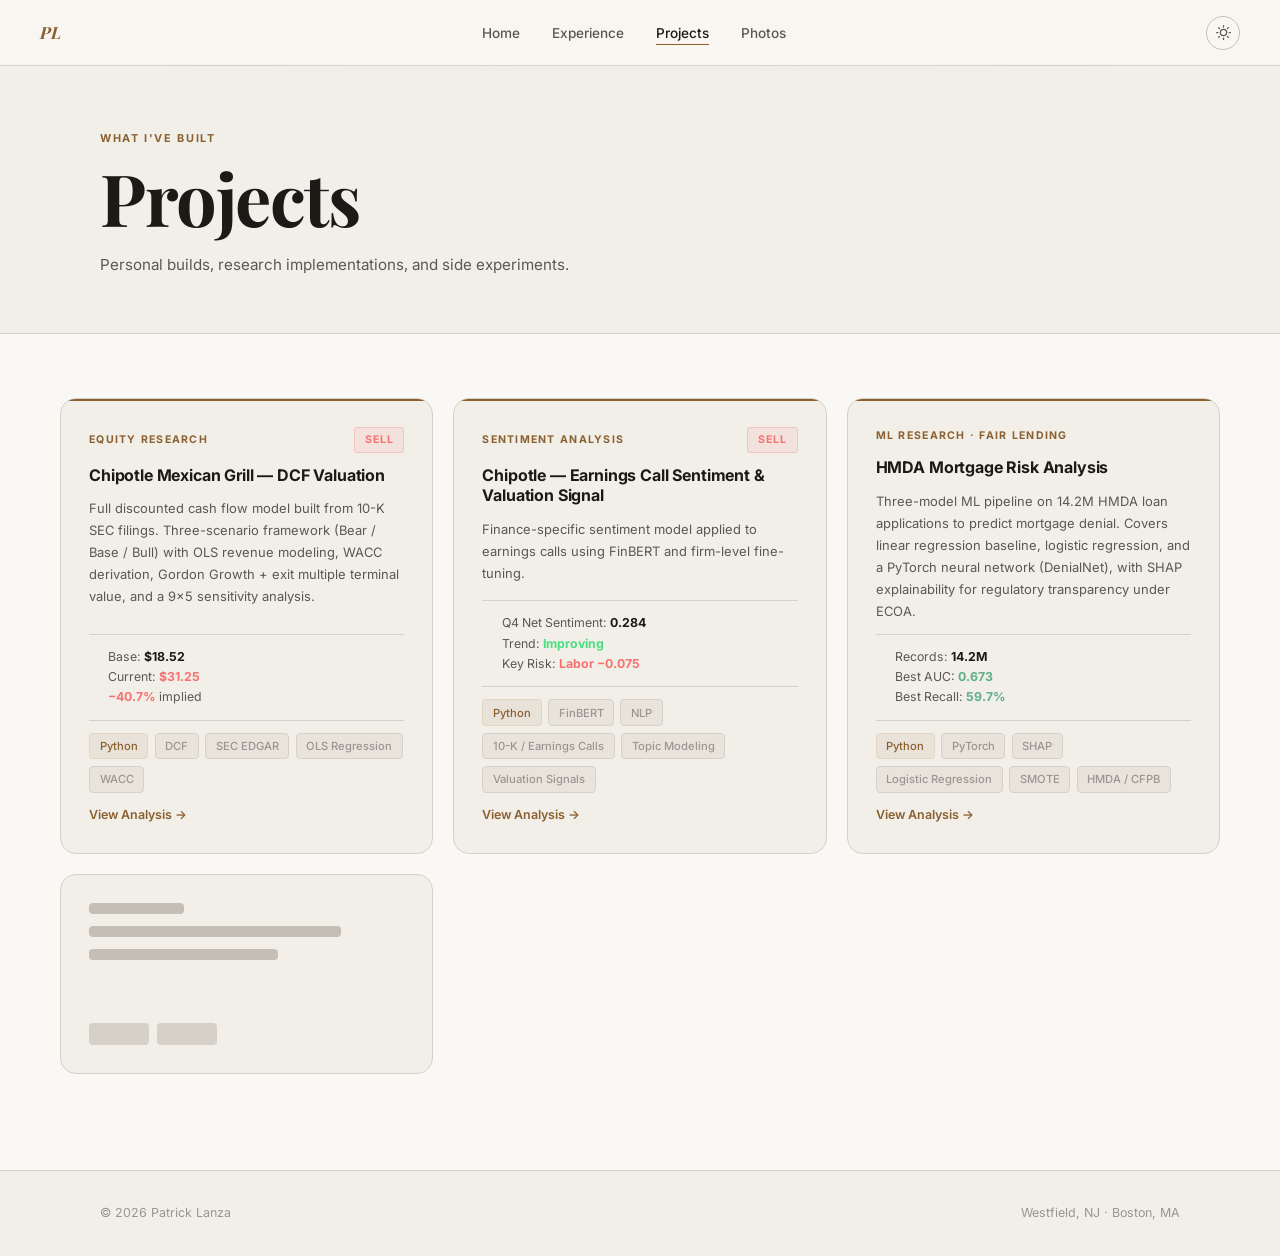
<file: projects.html>
<!DOCTYPE html>
<html lang="en">
<head>
  <meta charset="UTF-8" />
  <meta name="viewport" content="width=device-width, initial-scale=1.0" />
  <title>Projects &mdash; Pat Lanza</title>
  <link rel="stylesheet" href="style.css" />
  <link rel="preconnect" href="https://fonts.googleapis.com" />
  <link rel="preconnect" href="https://fonts.gstatic.com" crossorigin />
  <link href="https://fonts.googleapis.com/css2?family=Inter:wght@300;400;500;600;700&family=Playfair+Display:ital,wght@0,700;1,700&display=swap" rel="stylesheet" />
</head>
<body class="inner-page">

  <!-- Nav -->
  <nav class="nav">
    <a href="index.html" class="nav-logo">PL</a>
    <ul class="nav-links">
      <li><a href="index.html">Home</a></li>
      <li><a href="experience.html">Experience</a></li>
      <li><a href="projects.html" class="active">Projects</a></li>
      <li><a href="photos.html">Photos</a></li>
    </ul>
    <div class="nav-right">
      <button class="theme-toggle" aria-label="Toggle theme">
        <svg class="icon-sun" viewBox="0 0 24 24" fill="none" stroke-width="2" stroke-linecap="round"><circle cx="12" cy="12" r="5"/><line x1="12" y1="1" x2="12" y2="3"/><line x1="12" y1="21" x2="12" y2="23"/><line x1="4.22" y1="4.22" x2="5.64" y2="5.64"/><line x1="18.36" y1="18.36" x2="19.78" y2="19.78"/><line x1="1" y1="12" x2="3" y2="12"/><line x1="21" y1="12" x2="23" y2="12"/><line x1="4.22" y1="19.78" x2="5.64" y2="18.36"/><line x1="18.36" y1="5.64" x2="19.78" y2="4.22"/></svg>
        <svg class="icon-moon" viewBox="0 0 24 24" fill="none" stroke-width="2" stroke-linecap="round"><path d="M21 12.79A9 9 0 1 1 11.21 3 7 7 0 0 0 21 12.79z"/></svg>
      </button>
      <button class="nav-menu-btn" aria-label="Toggle menu">
        <span></span><span></span><span></span>
      </button>
    </div>
  </nav>

  <!-- Page Hero -->
  <header class="page-hero">
    <div class="container">
      <div class="section-label">What I've Built</div>
      <h1 class="page-hero-title">Projects</h1>
      <p class="page-hero-sub">Personal builds, research implementations, and side experiments.</p>
    </div>
  </header>

  <main class="container projects-main">

    <div class="projects-grid">

      <!-- Chipotle DCF -->
      <a href="chipotle-dcf.html" class="project-card project-card-real reveal">
        <div class="project-card-top">
          <div class="project-type-label">Equity Research</div>
          <div class="project-verdict project-verdict-sell">SELL</div>
        </div>
        <h2 class="project-title">Chipotle Mexican Grill — DCF Valuation</h2>
        <p class="project-desc">Full discounted cash flow model built from 10-K SEC filings. Three-scenario framework (Bear / Base / Bull) with OLS revenue modeling, WACC derivation, Gordon Growth + exit multiple terminal value, and a 9&times;5 sensitivity analysis.</p>
        <div class="project-meta-row">
           <ul style="margin:0; padding-left:1.2rem;">
              <li class="project-meta-item">Base: <strong>$18.52</strong></li>
              <li class="project-meta-item">Current: <strong style="color:#f87171;">$31.25</strong></li>
              <li class="project-meta-item"><strong style="color:#f87171;">−40.7%</strong> implied</li>
          </ul>
        </div>
        <div class="project-tags">
          <span class="tag tag-accent">Python</span>
          <span class="tag">DCF</span>
          <span class="tag">SEC EDGAR</span>
          <span class="tag">OLS Regression</span>
          <span class="tag">WACC</span>
        </div>
        <div class="project-arrow">View Analysis &rarr;</div>
      </a>

      <a href="chipotle-sentiment.html" class="project-card project-card-real reveal">
        <div class="project-card-top">
          <div class="project-type-label">Sentiment Analysis</div>
          <div class="project-verdict project-verdict-sell">SELL</div>
        </div>
        <h2 class="project-title">Chipotle — Earnings Call Sentiment & Valuation Signal</h2>
        <p class="project-desc"> Finance-specific sentiment model applied to earnings calls using FinBERT and firm-level fine-tuning.</p>
        <div class="project-meta-row">
          <ul style="margin:0; padding-left:1.2rem;">
            <li class="project-meta-item">Q4 Net Sentiment: <strong>0.284</strong></li>
            <li class="project-meta-item">Trend: <strong style="color:#4ade80;">Improving</strong></li>
            <li class="project-meta-item">Key Risk: <strong style="color:#f87171;">Labor −0.075</strong></li>
          </ul>
        </div>
        <div class="project-tags">
          <span class="tag tag-accent">Python</span>
          <span class="tag">FinBERT</span>
          <span class="tag">NLP</span>
          <span class="tag">10-K / Earnings Calls</span>
          <span class="tag">Topic Modeling</span>
          <span class="tag">Valuation Signals</span>
        </div>
      <div class="project-arrow">View Analysis &rarr;</div>
    </a>

      <!-- HMDA Mortgage Risk -->
      <a href="hmda-mortgage.html" class="project-card project-card-real reveal">
        <div class="project-card-top">
          <div class="project-type-label">ML Research &middot; Fair Lending</div>
        </div>
        <h2 class="project-title">HMDA Mortgage Risk Analysis</h2>
        <p class="project-desc">Three-model ML pipeline on 14.2M HMDA loan applications to predict mortgage denial. Covers linear regression baseline, logistic regression, and a PyTorch neural network (DenialNet), with SHAP explainability for regulatory transparency under ECOA.</p>
        <div class="project-meta-row">
          <ul style="margin:0; padding-left:1.2rem;">
            <li class="project-meta-item">Records: <strong>14.2M</strong></li>
            <li class="project-meta-item">Best AUC: <strong style="color:#5fb08a;">0.673</strong></li>
            <li class="project-meta-item">Best Recall: <strong style="color:#5fb08a;">59.7%</strong></li>
          </ul>
        </div>
        <div class="project-tags">
          <span class="tag tag-accent">Python</span>
          <span class="tag">PyTorch</span>
          <span class="tag">SHAP</span>
          <span class="tag">Logistic Regression</span>
          <span class="tag">SMOTE</span>
          <span class="tag">HMDA / CFPB</span>
        </div>
        <div class="project-arrow">View Analysis &rarr;</div>
      </a>

      <!-- Ghost placeholder -->
      <div class="project-card project-card-ghost reveal">
        <div class="ghost-bar ghost-bar-sm"></div>
        <div class="ghost-bar ghost-bar-lg"></div>
        <div class="ghost-bar ghost-bar-md"></div>
        <div class="ghost-tags">
          <div class="ghost-tag"></div>
          <div class="ghost-tag"></div>
        </div>
      </div>

    </div>

  </main>

  <footer class="footer">
    <div class="container footer-inner">
      <span>&copy; 2026 Patrick Lanza</span>
      <span>Westfield, NJ &middot; Boston, MA</span>
    </div>
  </footer>

  <script src="script.js"></script>
</body>
</html>
</file>
<file: style.css>
/* ─── Reset & Base ─────────────────────────────────────────────────────────── */
*, *::before, *::after { box-sizing: border-box; margin: 0; padding: 0; }

/* ─── Color System ──────────────────────────────────────────────────────────── */
:root {
  --bg:          #100f0d;
  --surface:     #171512;
  --surface2:    #1f1d19;
  --border:      #2c2923;
  --border2:     #3a362e;
  --text:        #ece7de;
  --text2:       #8c8579;
  --text3:       #575249;
  --accent:      #c8a96e;
  --accent2:     #a88448;
  --accent-glow: rgba(200,169,110,0.11);
  --research:    #8b9bf4;
  --work:        #5fb08a;
  --radius:      10px;
  --radius-lg:   16px;
  --nav-h:       66px;
  --transition:  0.25s cubic-bezier(0.4,0,0.2,1);
}

body.light-mode {
  --bg:          #faf8f4;
  --surface:     #f2efe9;
  --surface2:    #e8e4dc;
  --border:      #d6d1c8;
  --border2:     #c4beb4;
  --text:        #1c1a16;
  --text2:       #5c5850;
  --text3:       #9a9590;
  --accent:      #8a6030;
  --accent2:     #7a5025;
  --accent-glow: rgba(138,96,48,0.09);
  --research:    #4a56c8;
  --work:        #2d7a5a;
}

html { scroll-behavior: smooth; }

body {
  font-family: 'Inter', system-ui, -apple-system, sans-serif;
  background: var(--bg);
  color: var(--text);
  line-height: 1.65;
  -webkit-font-smoothing: antialiased;
  overflow-x: hidden;
  transition: background 0.3s ease, color 0.3s ease;
}

a { color: inherit; text-decoration: none; }
ul { list-style: none; }
img { display: block; max-width: 100%; }

/* ─── Reading Progress Bar ──────────────────────────────────────────────────── */
#progress-bar {
  position: fixed; top: 0; left: 0; z-index: 200;
  height: 2px; width: 0%;
  background: var(--accent);
  transition: width 0.1s linear;
  pointer-events: none;
}

/* ─── Back to Top ───────────────────────────────────────────────────────────── */
#back-to-top {
  position: fixed; bottom: 2rem; right: 2rem; z-index: 90;
  width: 40px; height: 40px;
  background: var(--surface2); border: 1px solid var(--border2);
  border-radius: 50%; cursor: pointer;
  display: flex; align-items: center; justify-content: center;
  opacity: 0; transform: translateY(10px);
  transition: opacity 0.3s ease, transform 0.3s ease, border-color var(--transition), background var(--transition);
  pointer-events: none;
}
#back-to-top.visible { opacity: 1; transform: translateY(0); pointer-events: all; }
#back-to-top:hover { background: var(--surface); border-color: var(--accent); }
#back-to-top svg { width: 16px; height: 16px; stroke: var(--text2); }
#back-to-top:hover svg { stroke: var(--accent); }

/* ─── Nav ───────────────────────────────────────────────────────────────────── */
.nav {
  position: fixed; top: 0; left: 0; right: 0; z-index: 100;
  height: var(--nav-h);
  display: flex; align-items: center; justify-content: space-between;
  padding: 0 2.5rem;
  background: rgba(16,15,13,0.75);
  backdrop-filter: blur(18px) saturate(1.3);
  -webkit-backdrop-filter: blur(18px) saturate(1.3);
  border-bottom: 1px solid var(--border);
  transition: background var(--transition);
}
body.light-mode .nav { background: rgba(250,248,244,0.82); }

.nav-logo {
  font-family: 'Playfair Display', Georgia, serif;
  font-size: 1.05rem; font-weight: 700; font-style: italic;
  color: var(--accent);
  letter-spacing: 0.01em;
}

.nav-links { display: flex; gap: 2rem; }
.nav-links a {
  font-size: 0.85rem; font-weight: 500; color: var(--text2);
  transition: color var(--transition);
  position: relative; padding-bottom: 2px;
}
.nav-links a::after {
  content: ''; position: absolute; bottom: -2px; left: 0; right: 0;
  height: 1px; background: var(--accent);
  transform: scaleX(0); transform-origin: left;
  transition: transform var(--transition);
}
.nav-links a:hover, .nav-links a.active { color: var(--text); }
.nav-links a.active::after, .nav-links a:hover::after { transform: scaleX(1); }

.nav-right { display: flex; align-items: center; gap: 0.75rem; }

/* Theme toggle */
.theme-toggle {
  width: 34px; height: 34px; border-radius: 50%;
  background: none; border: 1px solid var(--border2);
  cursor: pointer; display: flex; align-items: center; justify-content: center;
  transition: border-color var(--transition), background var(--transition);
  flex-shrink: 0;
}
.theme-toggle:hover { border-color: var(--accent); background: var(--accent-glow); }
.theme-toggle svg { width: 15px; height: 15px; stroke: var(--text2); transition: stroke var(--transition); }
.theme-toggle:hover svg { stroke: var(--accent); }
.icon-sun { display: none; }
.icon-moon { display: block; }
body.light-mode .icon-sun { display: block; }
body.light-mode .icon-moon { display: none; }

.nav-menu-btn {
  display: none; flex-direction: column; gap: 5px;
  background: none; border: none; cursor: pointer; padding: 4px;
}
.nav-menu-btn span {
  display: block; width: 20px; height: 1.5px;
  background: var(--text2); border-radius: 2px;
  transition: var(--transition);
}

/* ─── Hero ──────────────────────────────────────────────────────────────────── */
.hero {
  position: relative; min-height: 100svh;
  display: flex; align-items: center;
  overflow: hidden;
}

#hero-canvas {
  position: absolute; inset: 0; width: 100%; height: 100%;
  pointer-events: none; opacity: 0.6;
}

.hero-content {
  position: relative; z-index: 2;
  width: 100%; max-width: 1200px; margin: 0 auto;
  padding: calc(var(--nav-h) + 5rem) 2.5rem 5rem;
  display: grid; grid-template-columns: 1fr 1fr;
  gap: 5rem; align-items: center;
}

.hero-tag {
  display: inline-block;
  font-size: 0.7rem; font-weight: 600; letter-spacing: 0.1em;
  text-transform: uppercase; color: var(--accent);
  border-bottom: 1px solid var(--border2);
  padding-bottom: 0.5rem;
  margin-bottom: 1.75rem;
}

.hero-name {
  font-family: 'Playfair Display', Georgia, serif;
  font-size: clamp(3.2rem, 7vw, 5.5rem);
  font-weight: 700; line-height: 1.0;
  letter-spacing: -0.02em;
  margin-bottom: 1.25rem;
  color: var(--text);
}

.hero-subtitle {
  font-size: 0.95rem; color: var(--text2);
  margin-bottom: 2.5rem; letter-spacing: 0.01em;
  line-height: 1.7;
}

.hero-btns { display: flex; gap: 0.875rem; flex-wrap: wrap; margin-bottom: 2.5rem; }

.btn {
  display: inline-flex; align-items: center; gap: 0.5rem;
  padding: 0.7rem 1.6rem; border-radius: 6px;
  font-size: 0.85rem; font-weight: 600;
  cursor: pointer; transition: all var(--transition);
  border: none; white-space: nowrap; letter-spacing: 0.01em;
}
.btn-primary {
  background: var(--accent); color: var(--bg);
  box-shadow: 0 2px 12px rgba(0,0,0,0.25);
}
.btn-primary:hover {
  background: var(--accent2);
  transform: translateY(-1px);
  box-shadow: 0 4px 18px rgba(0,0,0,0.3);
}
.btn-ghost {
  background: transparent; color: var(--text);
  border: 1px solid var(--border2);
}
.btn-ghost:hover {
  border-color: var(--accent);
  color: var(--accent);
  transform: translateY(-1px);
}

.hero-links { display: flex; gap: 1.5rem; flex-wrap: wrap; }
.icon-link {
  display: inline-flex; align-items: center; gap: 0.45rem;
  font-size: 0.78rem; color: var(--text3);
  transition: color var(--transition);
}
.icon-link svg { width: 14px; height: 14px; }
.icon-link:hover { color: var(--accent); }

/* Photo */
.hero-photo-wrap {
  position: relative;
  display: flex; align-items: center; justify-content: center;
}

.hero-photo {
  width: 310px; height: 390px;
  border-radius: var(--radius-lg);
  overflow: hidden;
  border: 1px solid var(--border2);
  box-shadow: 0 32px 64px rgba(0,0,0,0.45);
  position: relative; z-index: 1;
}
.hero-photo img {
  width: 100%; height: 100%; object-fit: cover; object-position: center top;
  transition: transform 0.7s ease;
}
.hero-photo:hover img { transform: scale(1.03); }

/* Hero scroll hint */
.hero-scroll-hint {
  position: absolute; bottom: 2rem; left: 50%;
  transform: translateX(-50%);
  display: flex; flex-direction: column; align-items: center; gap: 0.5rem;
  font-size: 0.65rem; color: var(--text3); letter-spacing: 0.12em; text-transform: uppercase;
  animation: scroll-hint 3s ease-in-out infinite;
}
.scroll-line {
  width: 1px; height: 36px;
  background: linear-gradient(to bottom, var(--text3), transparent);
}
@keyframes scroll-hint {
  0%, 100% { opacity: 0.35; transform: translateX(-50%) translateY(0); }
  50% { opacity: 0.8; transform: translateX(-50%) translateY(5px); }
}

/* ─── Sections ──────────────────────────────────────────────────────────────── */
.section-pad { padding: 6rem 0; }
.container { max-width: 1160px; margin: 0 auto; padding: 0 2.5rem; }

.section-label {
  font-size: 0.68rem; font-weight: 700; letter-spacing: 0.15em;
  text-transform: uppercase; color: var(--accent);
  margin-bottom: 0.75rem;
}
.section-title {
  font-family: 'Playfair Display', Georgia, serif;
  font-size: clamp(1.6rem, 4vw, 2.4rem);
  font-weight: 700; line-height: 1.2;
  letter-spacing: -0.01em;
  margin-bottom: 1.5rem;
}

/* ─── About Section ─────────────────────────────────────────────────────────── */
.about { background: var(--surface); }
.about-grid {
  display: grid; grid-template-columns: 1fr 1fr;
  gap: 5rem; align-items: start; margin-top: 1rem;
}
.about-bio p { color: var(--text2); margin-bottom: 1rem; font-size: 0.95rem; }
.about-bio strong { color: var(--text); font-weight: 600; }

.about-cards { display: grid; grid-template-columns: 1fr 1fr; gap: 1rem; }
.about-card {
  background: var(--bg);
  border: 1px solid var(--border);
  border-radius: var(--radius);
  padding: 1.5rem;
  transition: border-color var(--transition), transform var(--transition);
}
.about-card:hover { border-color: var(--accent); transform: translateY(-3px); }
.card-icon { font-size: 1.3rem; margin-bottom: 0.75rem; }
.about-card h3 { font-size: 0.85rem; font-weight: 600; margin-bottom: 0.4rem; }
.about-card p { font-size: 0.78rem; color: var(--text2); line-height: 1.55; }

/* ─── Stats ─────────────────────────────────────────────────────────────────── */
.stats-section {
  padding: 5rem 0;
  border-top: 1px solid var(--border); border-bottom: 1px solid var(--border);
}
.stats-grid {
  display: grid; grid-template-columns: repeat(3, 1fr);
  gap: 2rem; text-align: center;
}
.stat { display: flex; flex-direction: column; align-items: center; }
.stat-num {
  font-family: 'Playfair Display', Georgia, serif;
  font-size: clamp(2.5rem, 5vw, 3.8rem);
  font-weight: 700; line-height: 1;
  color: var(--accent);
}
.stat-suffix { font-size: 1.4rem; font-weight: 700; color: var(--accent); margin-top: -0.2rem; }
.stat-label { font-size: 0.78rem; color: var(--text2); margin-top: 0.5rem; max-width: 140px; line-height: 1.5; }

/* ─── CTA ───────────────────────────────────────────────────────────────────── */
.cta-section { border-top: 1px solid var(--border); }
.cta-inner { text-align: center; }
.cta-title {
  font-family: 'Playfair Display', Georgia, serif;
  font-size: clamp(1.8rem, 4vw, 2.8rem);
  font-weight: 700; letter-spacing: -0.01em; margin-bottom: 0.75rem;
}
.cta-sub { color: var(--text2); margin-bottom: 2rem; font-size: 0.95rem; }

/* ─── Footer ────────────────────────────────────────────────────────────────── */
.footer {
  padding: 2rem 0;
  border-top: 1px solid var(--border);
  background: var(--surface);
}
.footer-inner {
  display: flex; align-items: center; justify-content: space-between;
  font-size: 0.78rem; color: var(--text3);
}

/* ─── Inner Pages ───────────────────────────────────────────────────────────── */
.page-hero {
  padding: calc(var(--nav-h) + 4rem) 0 3.5rem;
  background: var(--surface);
  border-bottom: 1px solid var(--border);
  position: relative; overflow: hidden;
}
.page-hero::before {
  content: '';
  position: absolute; inset: 0;
  background: radial-gradient(ellipse 70% 50% at 50% 0%, rgba(200,169,110,0.05) 0%, transparent 70%);
  pointer-events: none;
}
.page-hero-title {
  font-family: 'Playfair Display', Georgia, serif;
  font-size: clamp(2.5rem, 6vw, 4.5rem);
  font-weight: 700; letter-spacing: -0.02em;
  line-height: 1.05; margin-bottom: 1rem;
}
.page-hero-sub { font-size: 0.95rem; color: var(--text2); max-width: 520px; line-height: 1.7; }

/* ─── Experience / Timeline ─────────────────────────────────────────────────── */
.exp-main { padding: 4rem 0 6rem; }
.exp-section { margin-bottom: 4rem; }

.exp-section-header {
  display: flex; align-items: center; gap: 0.875rem;
  margin-bottom: 2rem; padding-bottom: 1rem;
  border-bottom: 1px solid var(--border);
}
.exp-section-icon { font-size: 1.2rem; }
.exp-section-header h2 { font-size: 1.2rem; font-weight: 700; }

.timeline { position: relative; padding-left: 2rem; }
.timeline::before {
  content: '';
  position: absolute; left: 7px; top: 8px; bottom: 0;
  width: 1px; background: var(--border);
}
.timeline-item { position: relative; margin-bottom: 2rem; }
.timeline-dot {
  position: absolute; left: -2rem; top: 1.5rem;
  width: 13px; height: 13px; border-radius: 50%;
  background: var(--accent); border: 2px solid var(--bg);
  box-shadow: 0 0 0 3px var(--accent-glow);
  z-index: 1;
}
.dot-research { background: var(--research); box-shadow: 0 0 0 3px rgba(139,155,244,0.15); }
.dot-work { background: var(--work); box-shadow: 0 0 0 3px rgba(95,176,138,0.15); }

.timeline-card {
  background: var(--surface);
  border: 1px solid var(--border);
  border-radius: var(--radius-lg);
  padding: 1.75rem;
  transition: border-color var(--transition), box-shadow var(--transition), transform var(--transition);
}
.timeline-card:hover {
  border-color: var(--border2);
  box-shadow: 0 6px 32px rgba(0,0,0,0.2);
  transform: translateY(-2px);
}

.tc-top {
  display: flex; justify-content: space-between; align-items: flex-start;
  gap: 1rem; margin-bottom: 0.75rem; flex-wrap: wrap;
}
.tc-title { font-size: 1rem; font-weight: 700; margin-bottom: 0.2rem; }
.tc-sub { font-size: 0.78rem; color: var(--text2); }
.tc-date {
  font-size: 0.72rem; color: var(--accent);
  background: var(--accent-glow);
  border: 1px solid rgba(200,169,110,0.2);
  padding: 0.2rem 0.7rem; border-radius: 4px;
  white-space: nowrap; font-weight: 500;
}
.tc-degree { font-size: 0.88rem; color: var(--text2); margin-bottom: 1rem; }

.tc-bullets {
  margin: 0.75rem 0 1rem 1rem;
  display: flex; flex-direction: column; gap: 0.5rem;
}
.tc-bullets li {
  font-size: 0.86rem; color: var(--text2); line-height: 1.65;
  list-style: disc; list-style-position: outside;
}
.tc-bullets li strong { color: var(--text); font-weight: 600; }

.tc-tags { display: flex; flex-wrap: wrap; gap: 0.45rem; margin-top: 1rem; }
.tag {
  font-size: 0.7rem; font-weight: 500;
  padding: 0.2rem 0.6rem; border-radius: 4px;
  background: var(--surface2); border: 1px solid var(--border);
  color: var(--text3);
}
.tag-accent {
  background: var(--accent-glow);
  border-color: rgba(200,169,110,0.2);
  color: var(--accent);
}
.tag-research {
  background: rgba(139,155,244,0.07);
  border-color: rgba(139,155,244,0.18);
  color: var(--research);
}

/* ─── Skills ────────────────────────────────────────────────────────────────── */
.skills-grid { display: grid; grid-template-columns: repeat(2, 1fr); gap: 1.25rem; }
.skill-group {
  background: var(--surface);
  border: 1px solid var(--border);
  border-radius: var(--radius);
  padding: 1.5rem;
}
.skill-group-label {
  font-size: 0.68rem; font-weight: 700; letter-spacing: 0.12em;
  text-transform: uppercase; color: var(--accent);
  margin-bottom: 0.75rem;
}
.skill-pills { display: flex; flex-wrap: wrap; gap: 0.5rem; }
.pill {
  font-size: 0.78rem; font-weight: 500;
  padding: 0.3rem 0.75rem; border-radius: 4px;
  background: var(--surface2); border: 1px solid var(--border);
  color: var(--text2);
  transition: border-color var(--transition), color var(--transition);
}
.pill:hover { border-color: var(--accent); color: var(--accent); }

/* ─── Projects ──────────────────────────────────────────────────────────────── */
.projects-main { padding: 4rem 0 6rem; }

.projects-grid {
  display: grid; grid-template-columns: repeat(3, 1fr); gap: 1.25rem;
}
.project-card {
  background: var(--surface);
  border: 1px solid var(--border);
  border-radius: var(--radius-lg);
  padding: 1.75rem;
  min-height: 200px;
  display: flex; flex-direction: column; gap: 0.75rem;
}
.project-card-ghost { opacity: 0.35; pointer-events: none; }

.project-card-real {
  text-decoration: none; color: inherit;
  position: relative; overflow: hidden;
  transition: border-color var(--transition), box-shadow var(--transition), transform var(--transition);
  min-height: auto;
}
.project-card-real::before {
  content: ''; position: absolute; top: 0; left: 0; right: 0; height: 2px;
  background: var(--accent);
}
.project-card-real:hover {
  border-color: var(--border2);
  box-shadow: 0 8px 36px rgba(0,0,0,0.28);
  transform: translateY(-4px);
}
.project-card-top { display: flex; align-items: center; justify-content: space-between; }
.project-type-label {
  font-size: 0.66rem; font-weight: 700; letter-spacing: 0.12em;
  text-transform: uppercase; color: var(--accent);
}
.project-verdict {
  font-size: 0.66rem; font-weight: 700; letter-spacing: 0.1em;
  text-transform: uppercase; padding: 0.18rem 0.6rem;
  border-radius: 3px;
}
.project-verdict-sell {
  background: rgba(248,113,113,0.1);
  border: 1px solid rgba(248,113,113,0.25);
  color: #f87171;
}
.project-title { font-size: 1rem; font-weight: 700; letter-spacing: -0.01em; line-height: 1.3; }
.project-desc { font-size: 0.81rem; color: var(--text2); line-height: 1.7; flex: 1; }
.project-meta-row {
  display: flex; flex-wrap: wrap; gap: 0.75rem;
  font-size: 0.77rem; color: var(--text2);
  padding: 0.75rem 0; border-top: 1px solid var(--border); border-bottom: 1px solid var(--border);
}
.project-meta-item strong { color: var(--text); }
.project-tags { display: flex; flex-wrap: wrap; gap: 0.4rem; }
.project-arrow { font-size: 0.78rem; font-weight: 600; color: var(--accent); margin-top: auto; }

.ghost-bar { height: 11px; border-radius: 4px; background: var(--border2); animation: shimmer 2s ease-in-out infinite; }
.ghost-bar-sm { width: 30%; }
.ghost-bar-lg { width: 80%; }
.ghost-bar-md { width: 60%; }
.ghost-tags { display: flex; gap: 0.5rem; margin-top: auto; }
.ghost-tag { height: 22px; width: 60px; border-radius: 4px; background: var(--border); animation: shimmer 2s ease-in-out infinite; }
.ghost-tags .ghost-tag:nth-child(2) { animation-delay: 0.2s; }
.ghost-tags .ghost-tag:nth-child(3) { animation-delay: 0.4s; width: 80px; }

@keyframes shimmer { 0%, 100% { opacity: 0.5; } 50% { opacity: 1; } }

/* ─── Reveal Animations ─────────────────────────────────────────────────────── */
.reveal {
  opacity: 0; transform: translateY(20px);
  transition: opacity 0.55s cubic-bezier(0.4,0,0.2,1), transform 0.55s cubic-bezier(0.4,0,0.2,1);
}
.reveal.in-view { opacity: 1; transform: translateY(0); }

.timeline-item:nth-child(1).reveal { transition-delay: 0ms; }
.timeline-item:nth-child(2).reveal { transition-delay: 80ms; }
.timeline-item:nth-child(3).reveal { transition-delay: 160ms; }
.timeline-item:nth-child(4).reveal { transition-delay: 240ms; }
.about-cards .about-card:nth-child(1) { transition-delay: 0ms; }
.about-cards .about-card:nth-child(2) { transition-delay: 70ms; }
.about-cards .about-card:nth-child(3) { transition-delay: 140ms; }
.about-cards .about-card:nth-child(4) { transition-delay: 210ms; }
.stats-grid .stat:nth-child(1) { transition-delay: 0ms; }
.stats-grid .stat:nth-child(2) { transition-delay: 70ms; }
.stats-grid .stat:nth-child(3) { transition-delay: 140ms; }
.projects-grid .project-card:nth-child(1) { transition-delay: 0ms; }
.projects-grid .project-card:nth-child(2) { transition-delay: 80ms; }
.projects-grid .project-card:nth-child(3) { transition-delay: 160ms; }

/* ─── Photos Page ───────────────────────────────────────────────────────────── */
.photos-main { padding: 4rem 0 6rem; display: flex; flex-direction: column; gap: 4rem; }

.photo-group-header {
  display: flex; align-items: center; gap: 1.25rem;
  margin-bottom: 1.75rem; padding: 1rem 1.25rem;
  background: var(--surface);
  border: 1px solid var(--border);
  border-radius: var(--radius);
  position: relative; overflow: hidden;
}
.photo-group-header::before {
  content: '';
  position: absolute; left: 0; top: 0; bottom: 0; width: 3px;
  background: var(--dot-color, var(--accent));
}
.photo-location-dot {
  width: 12px; height: 12px; border-radius: 50%; flex-shrink: 0;
  background: var(--dot-color, var(--accent));
}
.photo-group-meta { display: flex; flex-direction: column; gap: 0.15rem; flex: 1; }
.photo-group-title { font-size: 1.1rem; font-weight: 700; line-height: 1; }
.photo-group-country {
  font-size: 0.68rem; color: var(--text3); font-weight: 600;
  text-transform: uppercase; letter-spacing: 0.1em;
}
.photo-group-count {
  margin-left: auto;
  font-size: 0.7rem; font-weight: 600; letter-spacing: 0.06em;
  color: var(--text3);
  background: var(--surface2); border: 1px solid var(--border);
  padding: 0.22rem 0.7rem; border-radius: 4px;
  white-space: nowrap;
}

.photo-masonry {
  display: grid; grid-template-columns: 1fr 1fr; gap: 1.25rem;
}
.photo-item {
  cursor: pointer;
  background: var(--surface); border: 1px solid var(--border);
  border-radius: var(--radius-lg); padding: 0.75rem;
  display: flex; flex-direction: column; gap: 0.65rem;
  transition: border-color var(--transition), box-shadow var(--transition), transform var(--transition);
}
.photo-item:hover {
  border-color: var(--border2);
  box-shadow: 0 6px 28px rgba(0,0,0,0.2);
  transform: translateY(-3px);
}
.photo-frame {
  border-radius: calc(var(--radius-lg) - 4px);
  overflow: hidden; background: var(--surface2); line-height: 0;
}
.photo-frame img { width: 100%; display: block; transition: transform 0.5s ease; }
.photo-item:hover .photo-frame img { transform: scale(1.03); }
.photo-caption {
  display: flex; align-items: center; gap: 0.45rem;
  font-size: 0.73rem; font-weight: 500; color: var(--text2);
  padding: 0 0.2rem;
}
.photo-caption::before {
  content: ''; width: 6px; height: 6px; border-radius: 50%;
  background: var(--dot-color, var(--accent)); flex-shrink: 0;
}

/* ─── Responsive ─────────────────────────────────────────────────────────────── */
@media (max-width: 900px) {
  .hero-content { grid-template-columns: 1fr; gap: 3rem; }
  .hero-photo-wrap { order: -1; }
  .hero-photo { width: 240px; height: 300px; }
  .about-grid { grid-template-columns: 1fr; gap: 2.5rem; }
  .projects-grid { grid-template-columns: 1fr 1fr; }
  .skills-grid { grid-template-columns: 1fr; }
  .stats-grid { grid-template-columns: repeat(3, 1fr); }
}

@media (max-width: 600px) {
  .nav { padding: 0 1.25rem; }
  .nav-links { display: none; }
  .nav-menu-btn { display: flex; }
  .nav-links.open {
    display: flex; flex-direction: column;
    position: absolute; top: var(--nav-h); left: 0; right: 0;
    background: var(--surface); border-bottom: 1px solid var(--border);
    padding: 1.5rem 1.5rem; gap: 1.25rem;
  }
  .hero-content { padding: calc(var(--nav-h) + 2.5rem) 1.5rem 3rem; }
  .container { padding: 0 1.5rem; }
  .about-cards { grid-template-columns: 1fr; }
  .stats-grid { grid-template-columns: 1fr; gap: 1.5rem; }
  .projects-grid { grid-template-columns: 1fr; }
  .photo-masonry { grid-template-columns: 1fr; }
  .footer-inner { flex-direction: column; gap: 0.4rem; text-align: center; }
  .tc-top { flex-direction: column; }
  .tc-date { align-self: flex-start; }
  #back-to-top { bottom: 1.25rem; right: 1.25rem; }
}
</file>
